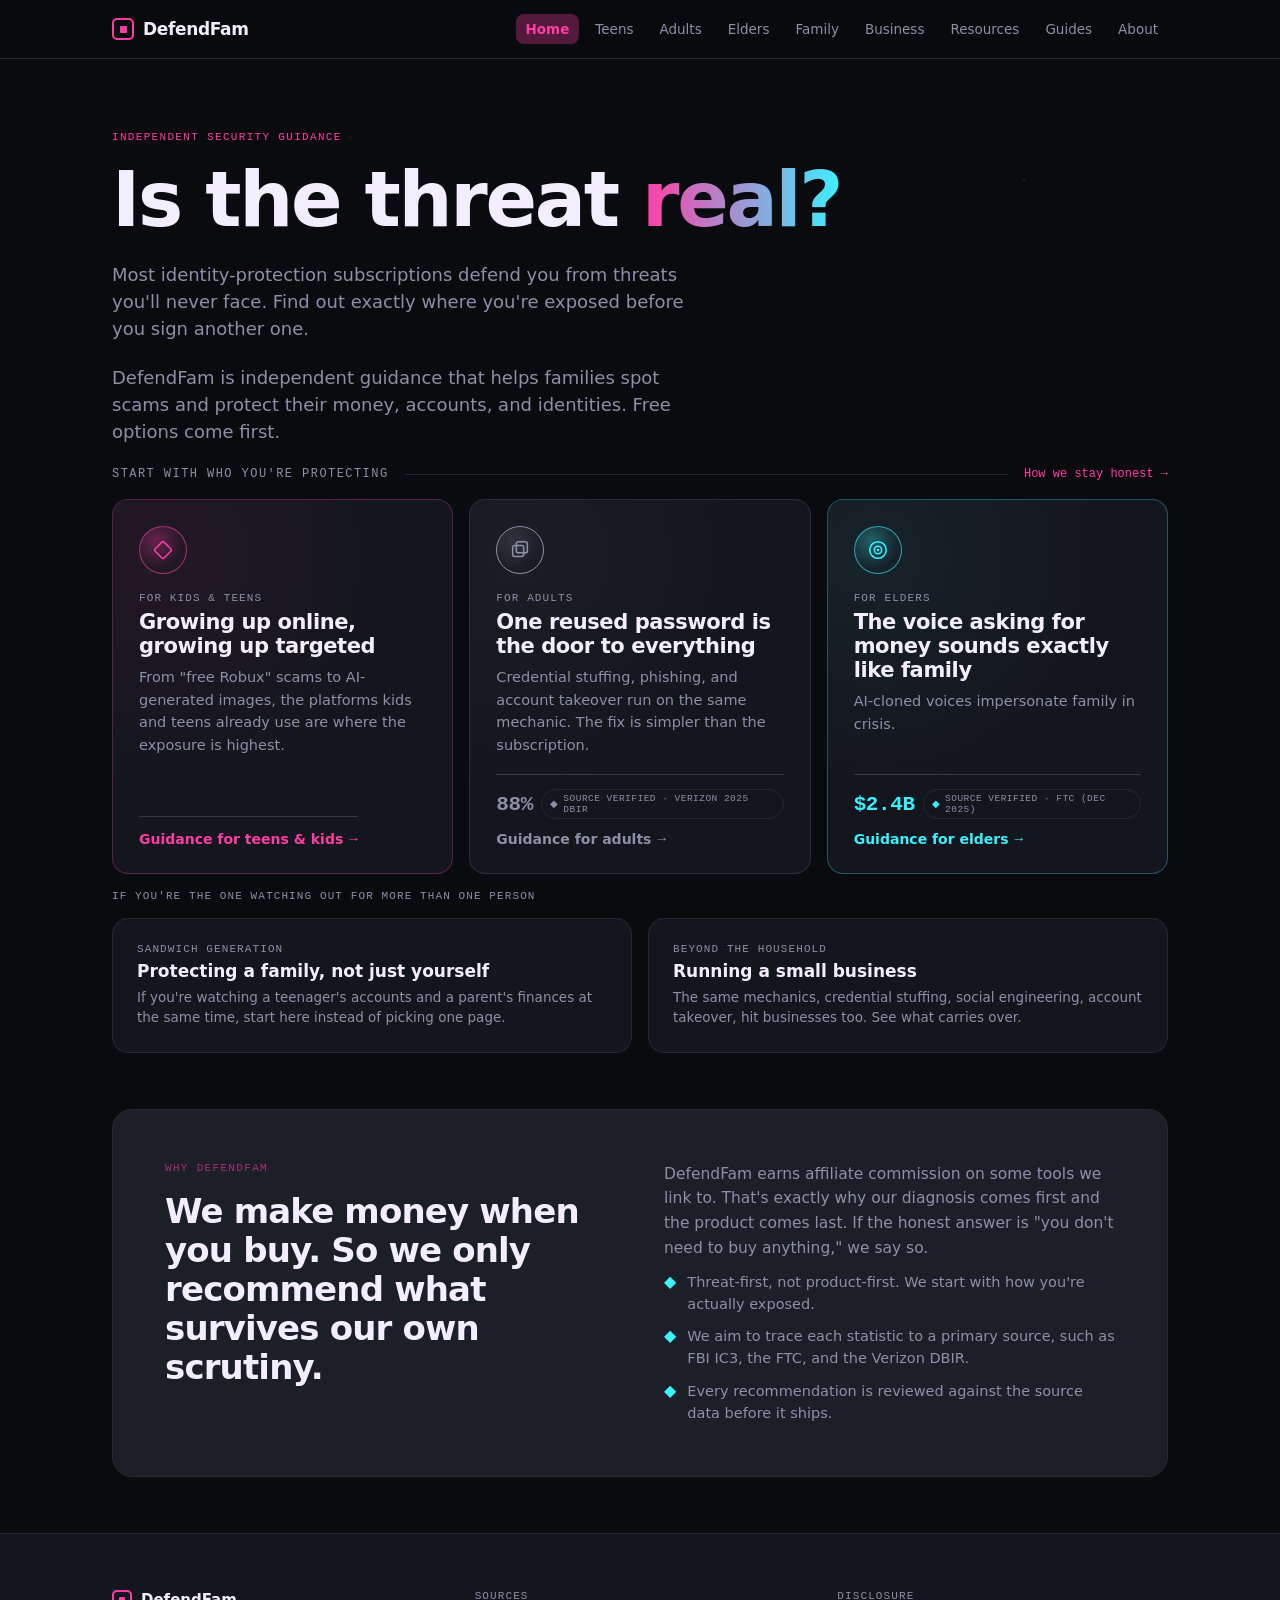
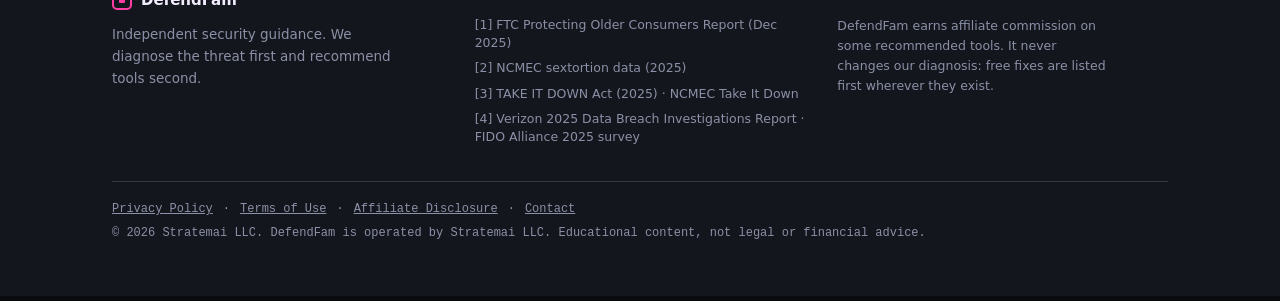
<file: index.html>
<!DOCTYPE html>
<html lang="en">
<head>
<!-- Google Tag Manager -->
<script>(function(w,d,s,l,i){w[l]=w[l]||[];w[l].push({'gtm.start':
new Date().getTime(),event:'gtm.js'});var f=d.getElementsByTagName(s)[0],
j=d.createElement(s),dl=l!='dataLayer'?'&l='+l:'';j.async=true;j.src=
'https://www.googletagmanager.com/gtm.js?id='+i+dl;f.parentNode.insertBefore(j,f);
})(window,document,'script','dataLayer','GTM-TTX3BP2R');</script>
<!-- End Google Tag Manager -->
<script type="text/javascript">(function(i,m,p,a,c,t){c.ire_o=p;c[p]=c[p]||function(){(c[p].a=c[p].a||[]).push(arguments)};t=a.createElement(m);var z=a.getElementsByTagName(m)[0];t.async=1;t.src=i;z.parentNode.insertBefore(t,z)})('https://utt.impactcdn.com/P-A7670768-5b33-4010-bc6d-f2f01fb472d11.js','script','impactStat',document,window);impactStat('transformLinks');impactStat('trackImpression');</script>
<meta charset="utf-8">
<meta name="viewport" content="width=device-width, initial-scale=1">
<title>DefendFam: independent cybersecurity guidance for families</title>
<meta name="description" content="Independent guidance that helps families spot scams and protect their money, accounts, and identities. Free options come first.">
<link rel="canonical" href="https://defendfam.com/">

<meta property="og:type" content="website">
<meta property="og:url" content="https://defendfam.com/">
<meta property="og:site_name" content="DefendFam">
<meta property="og:title" content="DefendFam: independent cybersecurity guidance for families">
<meta property="og:description" content="Independent guidance that helps families spot scams and protect their money, accounts, and identities. Free options come first.">
<meta property="og:image" content="https://defendfam.com/og-image.png">
<meta property="og:image:type" content="image/png">
<meta property="og:image:width" content="1200">
<meta property="og:image:height" content="630">
<meta property="og:image:alt" content="DefendFam: independent cybersecurity guidance for families">

<meta name="twitter:card" content="summary_large_image">
<meta name="twitter:title" content="DefendFam: independent cybersecurity guidance for families">
<meta name="twitter:description" content="Independent guidance that helps families spot scams and protect their money, accounts, and identities. Free options come first.">
<meta name="twitter:image" content="https://defendfam.com/og-image.png">
<meta name="twitter:image:alt" content="DefendFam: independent cybersecurity guidance for families">
<script type="application/ld+json">
{
  "@context": "https://schema.org",
  "@graph": [
    {
      "@type": "Organization",
      "@id": "https://defendfam.com/#organization",
      "name": "DefendFam",
      "alternateName": ["Defend Fam", "defendfam"],
      "url": "https://defendfam.com/",
      "logo": "https://defendfam.com/logo.png",
      "description": "DefendFam is an independent cybersecurity guidance site for families. It explains the scams and identity threats targeting households and lists free fixes before paid ones.",
      "email": "contact@defendfam.com",
      "areaServed": "US",
      "founder": [
        {"@id": "https://defendfam.com/about.html#brad-neelan"},
        {"@id": "https://defendfam.com/about.html#kent-kaufmann"}
      ],
      "parentOrganization": {"@type": "Organization", "legalName": "Stratemai LLC"}
    },
    {
      "@type": "WebSite",
      "@id": "https://defendfam.com/#website",
      "name": "DefendFam",
      "alternateName": "Defend Fam",
      "url": "https://defendfam.com/",
      "publisher": {"@id": "https://defendfam.com/#organization"}
    }
  ]
}
</script>
<style>
  /* ================= v2 tokens (exact values, defendfam-v2-tokens-combined.css) ================= */
  *{box-sizing:border-box}
  @import url('https://fonts.googleapis.com/css2?family=Inter:wght@400;500;600;700;800&family=IBM+Plex+Mono:wght@400;500;600;700&display=swap');
  :root{
    /* Space neutrals */
    --space-900:#0A0B0F;
    --space-800:#14161D;
    --space-700:#1C1F28;
    --space-border:#262A35;
    /* Accents (ceiling: pink + cyan + lime. No violet.) */
    --pink:#FF3EA5;
    --cyan:#3CF0FF;
    --lime:#C6FF3C;
    /* Text */
    --cream:#F3EEFF;
    --muted:#8B90A6;

    --surface-page:var(--space-900);
    --surface-card:var(--space-800);
    --surface-raised:var(--space-700);
    --surface-nav:rgba(10,11,15,0.85);
    --border-default:var(--space-border);
    --border-quiet:rgba(139,144,166,0.28);

    --text-body:var(--cream);
    --text-muted:var(--muted);
    --text-invert:var(--space-900);

    --accent-primary:var(--pink);
    --accent-secondary:var(--cyan);
    --action:var(--lime);

    --cat-teens:var(--pink);
    --cat-adults:var(--muted);
    --cat-elders:var(--cyan);

    --pink-30:rgba(255,62,165,0.30);
    --pink-60:rgba(255,62,165,0.60);
    --cyan-30:rgba(60,240,255,0.30);
    --cyan-60:rgba(60,240,255,0.60);
    --lime-35:rgba(198,255,60,0.35);

    --depth-pink:rgba(255,62,165,0.06);
    --depth-cyan:rgba(60,240,255,0.055);
    --depth-muted:rgba(139,144,166,0.06);
    --depth-lime:rgba(198,255,60,0.05);
    --muted-20:rgba(139,144,166,0.20);

    --gradient-home:linear-gradient(90deg,var(--pink),var(--cyan));
    --gradient-teens:linear-gradient(90deg,var(--pink),var(--cream));
    --gradient-adults:linear-gradient(90deg,var(--cream),var(--cream));
    --gradient-elders:linear-gradient(90deg,var(--cyan),var(--cream));
    --gradient-headline:var(--gradient-home);

    --radius-card:16px;
    --radius-panel:14px;
    --radius-telemetry:14px;
    --radius-btn:10px;
    --radius-pill:20px;
    --radius-round:50%;

    --border-hairline:1px solid var(--border-default);
    --border-category:2px;

    --glow-action:0 0 20px var(--lime-35);
    --glow-brand:0 0 14px rgba(255,62,165,0.50);
    --glow-dot:0 0 10px var(--lime);

    --transition-fast:.15s;
    --transition-props:border-color .15s, color .15s, background .15s;
    --blur-nav:blur(10px);

    --starfield:
      radial-gradient(1px 1px at 20% 30%, rgba(255,62,165,0.5), transparent),
      radial-gradient(1px 1px at 60% 70%, rgba(60,240,255,0.4), transparent),
      radial-gradient(1px 1px at 80% 20%, rgba(198,255,60,0.4), transparent),
      radial-gradient(1px 1px at 35% 85%, rgba(60,240,255,0.4), transparent),
      radial-gradient(1px 1px at 90% 55%, rgba(255,62,165,0.35), transparent),
      radial-gradient(1px 1px at 10% 65%, rgba(60,240,255,0.3), transparent);

    --visor-fill-pink:radial-gradient(circle at 35% 30%, var(--pink-30), transparent 65%);
    --visor-fill-cyan:radial-gradient(circle at 35% 30%, var(--cyan-30), transparent 65%);
    --visor-fill-muted:radial-gradient(circle at 35% 30%, var(--muted-20), transparent 65%);

    --sp-1:4px; --sp-2:6px; --sp-3:8px; --sp-4:10px; --sp-5:12px; --sp-6:14px;
    --sp-7:16px; --sp-8:18px; --sp-9:20px; --sp-10:22px; --sp-12:26px; --sp-14:32px;
    --sp-16:40px; --sp-20:56px; --sp-24:72px;
    --gap-grid:16px; --gap-grid-tight:14px; --gap-inline:12px;
    --container-max:1120px; --container-pad:32px; --nav-pad-y:14px; --card-pad:26px; --panel-pad:22px; --section-gap:64px;

    --font-body:'Inter',system-ui,-apple-system,sans-serif;
    --font-mono:'IBM Plex Mono',ui-monospace,monospace;
    --text-hero:60px;
    --text-display:clamp(40px,8.5vw,76px);
    --text-h2:clamp(28px,5vw,46px);
    --text-h3:21px;
    --text-h4:17px;
    --text-lede:18px;
    --text-body-lg:15px;
    --text-body-sz:14.5px;
    --text-body-sm:13.5px;
    --text-caption:13px;
    --text-label:11px;
    --text-label-sm:10.5px;
    --text-telemetry:26px;
    --text-stat:clamp(48px,9vw,84px);
    --text-stat-inline:21px;
    --weight-medium:500; --weight-semibold:600; --weight-bold:700; --weight-black:800;
    --leading-hero:1.03; --leading-tight:1.15; --leading-snug:1.3; --leading-body:1.55; --leading-loose:1.6;
    --tracking-hero:-0.03em; --tracking-tight:-0.02em; --tracking-snug:-0.01em; --tracking-label:0.12em; --tracking-label-tight:0.1em;

    /* ---- Back-compat aliases: old variable names used throughout the existing
       markup (inline styles + component classes) now resolve to v2 tokens.
       This is what lets every existing element repaint dark without touching
       each inline style="" individually. --accent/--accent-light/--label are
       re-scoped per category section further down, so this is the default
       (non-category) resolution. ---- */
    --accent: var(--pink);
    --accent-light: var(--pink-60);
    --cream-card: var(--surface-card);
    --border: var(--border-default);
    --border-2: var(--border-quiet);
    --dark: var(--surface-raised);
    --ink: var(--text-body);
    --ink-soft: var(--text-body);
    --ink-mute: var(--text-muted);
    --label: var(--text-muted);
  }
  /* Category scoping: inside each themed section, --accent/--accent-light/--label
     resolve to that section's category color, so every existing var(--accent)
     usage already in the markup (labels, step numbers, donut fill, bar fill,
     quick-answer border, badge dot, vkind text) repaints automatically. */
  section[data-section="teens"]{ --accent:var(--pink); --accent-light:var(--pink-60); --depth-tone:var(--depth-pink); }
  section[data-section="adults"]{ --accent:var(--muted); --accent-light:var(--muted); --depth-tone:var(--depth-muted); }
  section[data-section="elders"]{ --accent:var(--cyan); --accent-light:var(--cyan-60); --depth-tone:var(--depth-cyan); }

  ::selection { background: rgba(255,62,165,0.28); }
  body {
    margin: 0;
    font-family: var(--font-body);
    background-color: var(--space-900);
    background-image: var(--starfield);
    background-repeat: no-repeat;
    background-attachment: fixed;
    color: var(--text-body);
    min-height: 100vh;
    -webkit-font-smoothing: antialiased;
  }
  .mono { font-family: var(--font-mono); }
  a { color: var(--cyan); }
  a:hover { color: var(--pink); }
  nav {
    position: sticky; top: 0; z-index: 50;
    background: var(--surface-nav); backdrop-filter: var(--blur-nav);
    border-bottom: var(--border-hairline);
  }
  .nav-inner {
    max-width: var(--container-max); margin: 0 auto; padding: var(--nav-pad-y) clamp(16px,4vw,var(--container-pad));
    display: flex; align-items: center; justify-content: space-between; gap: 16px; flex-wrap: wrap;
  }
  .brand { display: flex; align-items: center; gap: 9px; cursor: pointer; text-decoration: none; color: inherit; }
  .brand-mark { width: 22px; height: 22px; border: 2px solid var(--pink); border-radius: 5px; display: flex; align-items: center; justify-content: center; transition: box-shadow .15s; }
  .brand:hover .brand-mark { box-shadow: var(--glow-brand); }
  .brand-mark span { width: 7px; height: 7px; background: var(--pink); border-radius: 1px; display: block; }
  .brand-name { font-weight: var(--weight-bold); font-size: 17px; letter-spacing: -0.02em; color: var(--text-body); }
  .nav-items { display: flex; align-items: center; gap: clamp(2px,1vw,6px); flex-wrap: wrap; }
  .nav-link {
    font-size: 13.5px; font-weight: var(--weight-medium); color: var(--text-muted); padding: 7px 10px; border-radius: 8px;
    cursor: pointer; text-decoration: none; white-space: nowrap; background: transparent;
    transition: var(--transition-props); border: none; font-family: inherit;
  }
  .nav-link:hover { color: var(--text-body); }
  .nav-link.active { font-weight: var(--weight-semibold); color: var(--pink); background: var(--pink-30); }
  main { max-width: var(--container-max); margin: 0 auto; padding: 0 clamp(16px,4vw,var(--container-pad)); position: relative; z-index: 1; }
  section[data-section] { display: none; }
  section[data-section].active { display: block; }
  .eyebrow { font-size: var(--text-label); letter-spacing: var(--tracking-label); text-transform: uppercase; color: var(--pink); margin-bottom: 18px; font-family: var(--font-mono); }
  h1 { font-size: var(--text-display); line-height: var(--leading-hero); font-weight: var(--weight-black); letter-spacing: var(--tracking-hero); margin: 0; max-width: 15ch; color: var(--text-body); }
  .gradient-text { background: var(--gradient-headline); -webkit-background-clip: text; background-clip: text; color: transparent; }
  .lede { font-size: var(--text-lede); line-height: 1.5; color: var(--text-muted); max-width: 52ch; margin: 22px 0 0; }
  .grid-3 { display: grid; grid-template-columns: repeat(auto-fit,minmax(260px,1fr)); gap: var(--gap-grid); }
  .grid-2 { display: grid; grid-template-columns: repeat(auto-fit,minmax(260px,1fr)); gap: var(--gap-grid); }
  .card {
    background: var(--surface-card); border: var(--border-hairline); border-radius: var(--radius-card); padding: var(--card-pad);
    cursor: pointer; transition: transform .15s, box-shadow .15s, border-color .15s; display: flex; flex-direction: column;
    text-align: left; font-family: inherit; color: inherit; position: relative; overflow: hidden;
  }
  .card::before { content:''; position:absolute; inset:0; background: radial-gradient(circle at 46px 56px, var(--depth-tone, var(--depth-muted)), transparent 55%); pointer-events:none; z-index:0; }
  .card > * { position: relative; z-index: 1; }
  .card:hover { transform: translateY(-3px); box-shadow: 0 16px 34px rgba(0,0,0,0.45); border-color: var(--border-quiet); }
  [data-goto="teens"].card { --depth-tone: var(--depth-pink); --accent: var(--pink); --accent-light: var(--pink-60); border-color: var(--pink-30); }
  [data-goto="adults"].card { --depth-tone: var(--depth-muted); --accent: var(--muted); --accent-light: var(--muted); border-color: var(--muted-20); }
  [data-goto="elders"].card { --depth-tone: var(--depth-cyan); --accent: var(--cyan); --accent-light: var(--cyan-60); border-color: var(--cyan-30); }
  .card-icon { width: 48px; height: 48px; border-radius: var(--radius-round); background: var(--visor-fill-muted); border: 1.5px solid var(--border-quiet); display: flex; align-items: center; justify-content: center; margin-bottom: 18px; }
  [data-goto="teens"] .card-icon { background: var(--visor-fill-pink); border-color: var(--pink-60); }
  [data-goto="teens"] .card-icon svg { stroke: var(--pink); }
  [data-goto="adults"] .card-icon { background: var(--visor-fill-muted); border-color: var(--muted); }
  [data-goto="adults"] .card-icon svg { stroke: var(--muted); }
  [data-goto="elders"] .card-icon { background: var(--visor-fill-cyan); border-color: var(--cyan-60); }
  [data-goto="elders"] .card-icon svg { stroke: var(--cyan); }
  [data-goto="elders"] .card-icon svg circle:last-child { fill: var(--cyan); }
  .risk-label { font-size: var(--text-label); letter-spacing: var(--tracking-label-tight); text-transform: uppercase; color: var(--text-muted); font-family: var(--font-mono); }
  .card h3 { font-size: var(--text-h3); font-weight: var(--weight-bold); letter-spacing: -0.02em; margin: 6px 0 8px; color: var(--text-body); }
  .card p { font-size: var(--text-body-sz); line-height: var(--leading-body); color: var(--text-muted); margin: 0 0 18px; }
  .card-foot { margin-top: auto; padding-top: 14px; border-top: 1px solid var(--border-quiet); display: flex; flex-direction: column; gap: 12px; }
  .stat-row { display: flex; align-items: center; justify-content: space-between; gap: 8px; }
  .stat-big { font-family: var(--font-mono); font-size: var(--text-stat-inline); color: var(--text-body); font-weight: var(--weight-semibold); letter-spacing: -0.02em; }
  [data-goto="teens"] .stat-big { color: var(--pink); }
  [data-goto="adults"] .stat-big { color: var(--muted); }
  [data-goto="elders"] .stat-big { color: var(--cyan); }
  .badge { display: inline-flex; align-items: center; gap: 5px; font-family: var(--font-mono); font-size: 9.5px; letter-spacing: 0.05em; text-transform: uppercase; color: var(--text-muted); border: 1px solid var(--border-default); border-radius: var(--radius-pill); padding: 3px 8px; }
  .badge .dot { color: var(--accent); }
  .cta-link { display: inline-flex; align-items: center; gap: 6px; font-weight: var(--weight-semibold); font-size: 14px; color: var(--accent); }
  .why-box { background: var(--surface-raised); border: var(--border-hairline); border-radius: 20px; padding: clamp(28px,4.5vw,52px); color: var(--text-body); margin: 40px 0 clamp(40px,5vw,56px); }
  .why-grid { display: grid; grid-template-columns: repeat(auto-fit,minmax(260px,1fr)); gap: clamp(24px,4vw,48px); align-items: start; }
  .why-box h2 { font-size: clamp(24px,3.6vw,34px); font-weight: var(--weight-bold); letter-spacing: -0.025em; line-height: 1.15; margin: 0; color: var(--text-body); }
  .why-list { display: flex; flex-direction: column; gap: 11px; }
  .why-item { display: flex; gap: 11px; align-items: flex-start; }
  .why-item .mark { color: var(--cyan); font-weight: var(--weight-bold); }
  .why-item span.txt { font-size: 14.5px; line-height: 1.5; color: var(--text-muted); }
  section .inner { padding: clamp(40px,6vw,72px) 0; }
  h2.brief-h { font-size: var(--text-h2); font-weight: var(--weight-black); letter-spacing: -0.03em; line-height: 1.05; margin: 0; max-width: 18ch; color: var(--text-body); }
  .stat-grid { display: grid; grid-template-columns: repeat(auto-fit,minmax(280px,1fr)); gap: 20px; margin-top: 36px; align-items: stretch; }
  .stat-block { background: var(--surface-raised); border: var(--border-hairline); border-radius: 18px; padding: clamp(26px,3.5vw,38px); color: var(--text-body); display: flex; flex-direction: column; justify-content: center; position: relative; overflow: hidden; }
  .stat-block::before { content:''; position:absolute; inset:0; background: radial-gradient(circle at 18% 22%, var(--depth-tone, var(--depth-muted)), transparent 60%); pointer-events:none; z-index:0; }
  .stat-block > * { position: relative; z-index: 1; }
  .stat-num { font-family: var(--font-mono); font-size: var(--text-stat); font-weight: var(--weight-bold); letter-spacing: -0.04em; line-height: 1; color: var(--accent); }
  .stat-desc { font-size: 15px; color: var(--text-muted); margin-top: 10px; max-width: 32ch; }
  .stat-source { display: inline-flex; align-items: center; gap: 7px; margin-top: 18px; font-family: var(--font-mono); font-size: 11px; letter-spacing: 0.05em; text-transform: uppercase; color: var(--accent-light); }
  .panel { background: var(--surface-card); border: var(--border-hairline); border-radius: 18px; padding: clamp(24px,3vw,32px); }
  .bars { display: flex; align-items: flex-end; gap: clamp(8px,2vw,18px); height: 150px; }
  .bar-col { flex: 1; display: flex; flex-direction: column; align-items: center; gap: 8px; height: 100%; justify-content: flex-end; }
  .bar { width: 100%; border-radius: 6px 6px 0 0; }
  .section-block { margin-top: 48px; }
  .block-label { font-family: var(--font-mono); font-size: var(--text-label); letter-spacing: var(--tracking-label-tight); text-transform: uppercase; color: var(--text-muted); margin-bottom: 16px; }
  .why-targeted-grid, .vector-grid { display: grid; grid-template-columns: repeat(auto-fit,minmax(240px,1fr)); gap: 14px; }
  .mini-card { background: var(--surface-card); border: var(--border-hairline); border-radius: 14px; padding: 22px; }
  .mini-card h4 { font-weight: var(--weight-bold); font-size: var(--text-h4); margin: 0 0 6px; color: var(--text-body); }
  .mini-card p { margin: 0; font-size: 14px; line-height: var(--leading-body); color: var(--text-muted); }
  .vector-card { background: var(--surface-raised); border: 1px solid var(--pink-30); border-radius: 14px; padding: 22px; color: var(--text-body); }
  .vector-card .vlabel { font-family: var(--font-mono); font-size: 11px; color: var(--pink); margin-bottom: 10px; }
  .vector-card h4 { font-weight: var(--weight-bold); font-size: var(--text-h4); margin: 0 0 6px; color: var(--text-body); }
  .vector-card p { margin: 0; font-size: 14px; line-height: var(--leading-body); color: var(--text-muted); }
  .guidance-label { font-family: var(--font-mono); font-size: var(--text-label); letter-spacing: var(--tracking-label-tight); text-transform: uppercase; color: var(--accent); margin-bottom: 6px; }
  h3.guidance-h { font-size: clamp(20px,3vw,26px); font-weight: var(--weight-bold); letter-spacing: -0.02em; margin: 0 0 20px; color: var(--text-body); }
  .step-grid { display: grid; grid-template-columns: repeat(auto-fit,minmax(250px,1fr)); gap: 16px; }
  .step-card { background: var(--surface-card); border: var(--border-hairline); border-radius: var(--radius-card); padding: 26px; display: flex; flex-direction: column; }
  .step-num { font-family: var(--font-mono); font-size: 13px; color: var(--accent); font-weight: var(--weight-semibold); margin-bottom: 14px; }
  .step-card h4 { font-weight: var(--weight-bold); font-size: var(--text-h4); margin: 0 0 8px; color: var(--text-body); }
  .step-card p { font-size: 14px; line-height: var(--leading-body); color: var(--text-muted); margin: 0 0 16px; }
  .step-cost { margin-top: auto; font-family: var(--font-mono); font-size: 11px; color: var(--text-muted); }
  .priority-row { background: var(--surface-card); border: var(--border-hairline); border-radius: 14px; padding: 22px 24px; display: flex; gap: 20px; align-items: center; flex-wrap: wrap; }
  .priority-num { font-family: var(--font-mono); font-size: 22px; font-weight: var(--weight-semibold); color: var(--accent); min-width: 36px; }
  .priority-row h4 { font-weight: var(--weight-bold); font-size: 16.5px; margin: 0 0 4px; color: var(--text-body); }
  .priority-row p { margin: 0; font-size: 14px; line-height: 1.5; color: var(--text-muted); }
  .priority-stack { display: flex; flex-direction: column; gap: 12px; }
  .cta-btn { display: inline-flex; align-items: center; gap: 9px; background: var(--action); color: var(--text-invert); padding: 15px 24px; border-radius: var(--radius-btn); font-weight: var(--weight-semibold); font-size: 15px; text-decoration: none; cursor: pointer; border: none; font-family: inherit; margin-top: 26px; transition: box-shadow .15s, filter .15s; }
  .cta-btn:hover { filter: brightness(0.94); box-shadow: var(--glow-action); }
  .cta-btn.ghost { background: transparent; border: var(--border-hairline); color: var(--text-body); }
  .cta-btn.ghost:hover { filter: none; box-shadow: none; border-color: var(--border-quiet); }
  .donut-wrap { display: flex; flex-direction: column; align-items: center; justify-content: center; text-align: center; gap: 16px; }
  .donut { width: 148px; height: 148px; border-radius: 50%; display: flex; align-items: center; justify-content: center; }
  .donut-inner { width: 104px; height: 104px; border-radius: 50%; background: var(--surface-card); display: flex; flex-direction: column; align-items: center; justify-content: center; }
  .donut-inner .num { font-family: var(--font-mono); font-size: 32px; font-weight: var(--weight-bold); letter-spacing: -0.03em; color: var(--accent); }
  .two-col { display: grid; grid-template-columns: repeat(auto-fit,minmax(280px,1fr)); gap: 16px; margin-top: 36px; }
  .article-grid { display: grid; grid-template-columns: repeat(auto-fit,minmax(290px,1fr)); gap: 18px; margin-top: 40px; }
  article { background: var(--surface-card); border: var(--border-hairline); border-radius: 18px; overflow: hidden; display: flex; flex-direction: column; transition: transform .15s, box-shadow .15s; }
  article:hover { transform: translateY(-3px); box-shadow: 0 16px 34px rgba(0,0,0,0.4); }
  .art-fig { height: 150px; background: repeating-linear-gradient(135deg,var(--surface-raised),var(--surface-raised) 10px,var(--space-border) 10px,var(--space-border) 20px); display: flex; align-items: flex-end; padding: 16px; }
  .art-fig span { font-family: var(--font-mono); font-size: 11px; color: var(--text-muted); background: var(--surface-card); padding: 4px 9px; border-radius: 5px; }
  .art-body { padding: 24px; display: flex; flex-direction: column; flex: 1; }
  .art-cat { font-family: var(--font-mono); font-size: 11px; color: var(--text-muted); margin-bottom: 12px; }
  article h3 { font-size: 18.5px; font-weight: var(--weight-bold); letter-spacing: -0.015em; line-height: 1.3; margin: 0 0 10px; color: var(--text-body); }
  article p { font-size: 14px; line-height: var(--leading-body); color: var(--text-muted); margin: 0; flex: 1; }
  footer { border-top: var(--border-hairline); background: var(--surface-card); margin-top: 24px; position: relative; z-index: 1; }
  .footer-inner { max-width: var(--container-max); margin: 0 auto; padding: clamp(36px,5vw,56px) clamp(16px,4vw,32px); }
  .footer-grid { display: grid; grid-template-columns: repeat(auto-fit,minmax(220px,1fr)); gap: 32px; }
  .footer-label { font-family: var(--font-mono); font-size: 11px; letter-spacing: 0.1em; text-transform: uppercase; color: var(--text-muted); margin-bottom: 14px; }
  .footer-brand p { font-size: 13.5px; line-height: 1.6; color: var(--text-muted); margin: 0; max-width: 34ch; }
  .footer-sources { display: flex; flex-direction: column; gap: 8px; font-size: 12.5px; color: var(--text-muted); line-height: 1.4; }
  .footer-disclosure p { font-size: 12.5px; line-height: 1.6; color: var(--text-muted); margin: 0; max-width: 34ch; }
  .copyright { margin-top: 36px; padding-top: 20px; border-top: 1px solid var(--border-quiet); font-size: 12px; color: var(--text-muted); font-family: var(--font-mono); }
  .quick-answer { background: var(--surface-card); border: var(--border-hairline); border-left: 3px solid var(--accent); border-radius: 12px; padding: 22px 26px; margin: 28px 0 40px; }
  .quick-answer .qa-label { font-family: var(--font-mono); font-size: 11px; letter-spacing: 0.1em; text-transform: uppercase; color: var(--accent); margin-bottom: 8px; }
  .quick-answer p { margin: 0; font-size: 15px; line-height: 1.6; color: var(--text-body); }
  .fork-box { display: grid; grid-template-columns: repeat(auto-fit,minmax(240px,1fr)); gap: 16px; margin: 32px 0 clamp(40px,5vw,56px); }
  .fork-card { background: var(--surface-card); border: var(--border-hairline); border-radius: var(--radius-card); padding: 24px; text-align: left; cursor: pointer; font-family: inherit; transition: var(--transition-props); }
  .fork-card:hover { border-color: var(--cyan-30); }
  .fork-card .flabel { font-family: var(--font-mono); font-size: 11px; letter-spacing: 0.1em; text-transform: uppercase; color: var(--text-muted); margin-bottom: 6px; }
  .fork-card h4 { font-weight: var(--weight-bold); font-size: var(--text-h4); margin: 0 0 6px; color: var(--text-body); }
  .fork-card p { margin: 0; font-size: 13.5px; line-height: 1.5; color: var(--text-muted); }
  .support-grid { display: grid; grid-template-columns: repeat(auto-fit,minmax(260px,1fr)); gap: 14px; }
  .vendor-card { background: var(--surface-card); border: var(--border-hairline); border-radius: 14px; padding: 22px; }
  .vendor-card .vkind { font-family: var(--font-mono); font-size: 10px; letter-spacing: 0.08em; text-transform: uppercase; color: var(--accent); margin-bottom: 8px; }
  .vendor-card h4 { font-weight: var(--weight-bold); font-size: 16px; margin: 0 0 6px; color: var(--text-body); }
  .vendor-card p { margin: 0; font-size: 13.5px; line-height: var(--leading-body); color: var(--text-muted); }
  .about-lede { font-size: clamp(17px,2.4vw,22px); line-height: 1.5; color: var(--text-body); max-width: 58ch; margin: 22px 0 40px; font-weight: var(--weight-medium); }
  .note-box { background: var(--surface-card); border: var(--border-hairline); border-left: 3px solid var(--accent-light); border-radius: 14px; padding: 22px 24px; font-size: 14.5px; line-height: 1.6; color: var(--text-body); }
  .support-head { font-weight: var(--weight-bold); font-size: 16px; letter-spacing: -0.01em; color: var(--text-body); margin: 0 0 6px; }
  .support-sub { font-size: 13.5px; line-height: 1.5; color: var(--text-muted); margin: 0 0 14px; max-width: 60ch; }
  .affiliate-tag { font-family: var(--font-mono); font-size: 10.5px; color: var(--text-muted); margin-top: 10px; }
  .affiliate-tag a { color: var(--text-muted); text-decoration: underline; }
  .footer-legal { display: flex; flex-wrap: wrap; gap: 6px 10px; margin-bottom: 10px; }
  .footer-legal a { color: var(--text-muted); text-decoration: underline; }
  .footer-legal a:hover { color: var(--pink); }
  .legal-meta { font-family: var(--font-mono); font-size: 12px; color: var(--text-muted); margin: 14px 0 32px; }
  .legal-list { margin: 0; padding-left: 20px; font-size: 14.5px; line-height: 1.65; color: var(--text-muted); max-width: 70ch; }
  .legal-list li { margin-bottom: 8px; }
  .legal-p { font-size: 14.5px; line-height: 1.65; color: var(--text-muted); max-width: 70ch; margin: 0 0 16px; }
</style>
</head>
<body>
<!-- Google Tag Manager (noscript) -->
<noscript><iframe src="https://www.googletagmanager.com/ns.html?id=GTM-TTX3BP2R"
height="0" width="0" style="display:none;visibility:hidden"></iframe></noscript>
<!-- End Google Tag Manager (noscript) -->

<nav>
  <div class="nav-inner">
    <div class="brand" data-goto="home">
      <div class="brand-mark"><span></span></div>
      <span class="brand-name">DefendFam</span>
    </div>
    <div class="nav-items">
      <button class="nav-link" data-goto="home">Home</button>
      <button class="nav-link" data-goto="teens">Teens</button>
      <button class="nav-link" data-goto="adults">Adults</button>
      <button class="nav-link" data-goto="elders">Elders</button>
      <button class="nav-link" data-goto="family">Family</button>
      <button class="nav-link" data-goto="business">Business</button>
      <button class="nav-link" data-goto="resources">Resources</button>
      <a class="nav-link" href="/articles/">Guides</a>
      <a class="nav-link" href="/about.html">About</a>
    </div>
  </div>
</nav>
 
<main>
 
  <!-- HOME -->
  <section data-section="home" class="active">
    <div class="inner" style="padding-bottom:22px;">
      <div class="eyebrow mono">Independent security guidance</div>
      <h1>Is the threat <span class="gradient-text">real?</span></h1>
      <p class="lede">Most identity-protection subscriptions defend you from threats you'll never face. Find out exactly where you're exposed before you sign another one.</p>
      <p class="lede">DefendFam is independent guidance that helps families spot scams and protect their money, accounts, and identities. Free options come first.</p>
    </div>
 
    <div style="display:flex;align-items:center;gap:16px;margin-bottom:18px;flex-wrap:wrap;">
      <span class="mono" style="font-size:12px;letter-spacing:0.12em;text-transform:uppercase;color:var(--label);white-space:nowrap;">Start with who you're protecting</span>
      <span style="flex:1;min-width:40px;height:1px;background:var(--border);"></span>
      <a href="#why" class="mono" style="font-size:12px;color:var(--accent);text-decoration:none;white-space:nowrap;">How we stay honest →</a>
    </div>
 
    <div class="grid-3" style="padding-bottom:16px;">
      <button class="card" data-goto="teens">
        <div class="card-icon"><svg width="22" height="22" viewBox="0 0 24 24" fill="none" stroke="var(--accent)" stroke-width="1.7"><rect x="5" y="5" width="14" height="14" rx="2" transform="rotate(45 12 12)"/></svg></div>
        <div class="risk-label mono">For kids &amp; teens</div>
        <h3>Growing up online, growing up targeted</h3>
        <p>From "free Robux" scams to AI-generated images, the platforms kids and teens already use are where the exposure is highest.</p>
        <div class="card-foot">
          <span class="cta-link">Guidance for teens &amp; kids <span class="mono">→</span></span>
        </div>
      </button>
      <button class="card" data-goto="adults">
        <div class="card-icon"><svg width="22" height="22" viewBox="0 0 24 24" fill="none" stroke="var(--accent)" stroke-width="1.7"><rect x="4" y="7" width="12" height="12" rx="2"/><rect x="8" y="3" width="12" height="12" rx="2"/></svg></div>
        <div class="risk-label mono">For adults</div>
        <h3>One reused password is the door to everything</h3>
        <p>Credential stuffing, phishing, and account takeover run on the same mechanic. The fix is simpler than the subscription.</p>
        <div class="card-foot">
          <div class="stat-row"><span class="stat-big mono">88%</span><span class="badge mono"><span class="dot">◆</span> Source verified · Verizon 2025 DBIR</span></div>
          <span class="cta-link">Guidance for adults <span class="mono">→</span></span>
        </div>
      </button>
      <button class="card" data-goto="elders">
        <div class="card-icon"><svg width="22" height="22" viewBox="0 0 24 24" fill="none" stroke="var(--accent)" stroke-width="1.7"><circle cx="12" cy="12" r="9"/><circle cx="12" cy="12" r="4"/><circle cx="12" cy="12" r="0.6" fill="var(--accent)"/></svg></div>
        <div class="risk-label mono">For elders</div>
        <h3>The voice asking for money sounds exactly like family</h3>
        <p>AI-cloned voices impersonate family in crisis.</p>
        <div class="card-foot">
          <div class="stat-row"><span class="stat-big mono">$2.4B</span><span class="badge mono"><span class="dot">◆</span> Source verified · FTC (Dec 2025)</span></div>
          <span class="cta-link">Guidance for elders <span class="mono">→</span></span>
        </div>
      </button>
    </div>
 
    <div class="section-block" style="margin-top:0;">
      <div class="block-label mono">If you're the one watching out for more than one person</div>
      <div class="fork-box" style="margin-top:0;">
        <button class="fork-card" data-goto="family">
          <div class="flabel mono">Sandwich generation</div>
          <h4>Protecting a family, not just yourself</h4>
          <p>If you're watching a teenager's accounts and a parent's finances at the same time, start here instead of picking one page.</p>
        </button>
        <button class="fork-card" data-goto="business">
          <div class="flabel mono">Beyond the household</div>
          <h4>Running a small business</h4>
          <p>The same mechanics, credential stuffing, social engineering, account takeover, hit businesses too. See what carries over.</p>
        </button>
      </div>
    </div>
 
    <div id="why" class="why-box">
      <div class="why-grid">
        <div>
          <div class="eyebrow mono" style="color:var(--accent-light);">Why DefendFam</div>
          <h2>We make money when you buy. So we only recommend what survives our own scrutiny.</h2>
        </div>
        <div class="why-list">
          <p style="font-size:15.5px;line-height:1.6;color:var(--text-muted);margin:0;">DefendFam earns affiliate commission on some tools we link to. That's exactly why our diagnosis comes first and the product comes last. If the honest answer is "you don't need to buy anything," we say so.</p>
          <div class="why-list">
            <div class="why-item"><span class="mark">◆</span><span class="txt">Threat-first, not product-first. We start with how you're actually exposed.</span></div>
            <div class="why-item"><span class="mark">◆</span><span class="txt">We aim to trace each statistic to a primary source, such as FBI IC3, the FTC, and the Verizon DBIR.</span></div>
            <div class="why-item"><span class="mark">◆</span><span class="txt">Every recommendation is reviewed against the source data before it ships.</span></div>
          </div>
        </div>
      </div>
    </div>
  </section>
 
  <!-- TEENS (incl. kids) -->
  <section data-section="teens">
    <div class="inner">
      <div class="eyebrow mono">For kids &amp; teens</div>
      <h2 class="brief-h">A clean credit file is the most valuable thing a kid owns. It isn't the only thing being targeted.</h2>
 
      <div class="quick-answer">
        <div class="qa-label mono">Quick answer</div>
        <p>What are kids and teens actually targeted for? Four distinct things: synthetic identity fraud on an unmonitored credit file, everyday scams inside the apps and games they already use, financial sextortion, and AI-generated fake explicit images. Each needs a different response, covered below.</p>
      </div>
 
      <div class="note-box" style="margin-bottom:8px;">A lot of the reporting behind these numbers is written about teenagers specifically, but the platforms involved, Roblox, Discord, Instagram, are used by much younger kids too. The same freeze-the-file, use-a-password-manager, talk-before-it-happens guidance applies earlier than most parents assume.</div>
 
      <div class="stat-grid">
        <div class="panel" style="display:flex;flex-direction:column;justify-content:center;gap:16px;">
          <div style="font-size:13px;font-weight:600;color:var(--ink-mute);">Why the file is unguarded</div>
          <div style="display:flex;flex-direction:column;gap:14px;">
            <div>
              <div style="display:flex;justify-content:space-between;font-size:13px;margin-bottom:6px;"><span style="color:var(--ink);">Fraud unnoticed until first loan/job</span><span class="mono" style="color:var(--ink);font-weight:600;">years</span></div>
            </div>
          </div>
        </div>
      </div>
 
      <div class="section-block">
        <div class="block-label mono">Four threat vectors</div>
        <div class="vector-grid">
          <div class="vector-card"><div class="vlabel mono">VECTOR 01</div><h4>Social-media impersonation</h4><p>Cloned profiles harvest trust from friends, then run scams in the victim's name.</p></div>
          <div class="vector-card"><div class="vlabel mono">VECTOR 02</div><h4>Credential reuse</h4><p>One leaked game-forum password unlocks email, banking and everything chained to it.</p></div>
          <div class="vector-card"><div class="vlabel mono">VECTOR 03</div><h4>Data-broker sales</h4><p>Names, ages and addresses are packaged and sold legally, assembling a profile to exploit.</p></div>
          <div class="vector-card"><div class="vlabel mono">VECTOR 04</div><h4>Synthetic identity</h4><p>A real SSN fused with a fake name builds credit for years before anyone notices.</p></div>
        </div>
      </div>
 
      <div class="section-block">
        <div class="guidance-label mono">The guidance</div>
        <h3 class="guidance-h">Three moves, in order of impact</h3>
        <div class="step-grid">
          <div class="step-card"><div class="step-num mono">01</div><h4>Freeze the credit file</h4><p>Free at all three bureaus. A frozen file can't be used to open accounts (the single highest-impact move), and it works the moment a child has an SSN, not just at 18.</p><span class="step-cost mono">COST: $0</span></div>
          <div class="step-card"><div class="step-num mono">02</div><h4>Password manager + unique logins</h4><p>Breaks credential reuse so one leak stays contained to one account.</p><span class="step-cost mono">COST: LOW / FREE TIER</span></div>
          <div class="step-card"><div class="step-num mono">03</div><h4>Data-broker removal</h4><p>Shrinks the public profile fraudsters build from. Doable manually, or via a removal service.</p><span class="step-cost mono">COST: TIME OR PAID TOOL</span></div>
        </div>
      </div>
 
      <div class="section-block">
        <div class="block-label mono">The everyday scams kids and teens actually run into</div>
        <p style="font-size:14.5px;line-height:1.6;color:var(--ink-mute);max-width:64ch;margin-bottom:16px;">This is where parent credibility gets built or lost. A warning about identity theft can feel abstract to a kid who's never seen it happen. A warning about the exact Robux scam a friend fell for last week lands immediately, at almost any age.</p>
        <div class="why-targeted-grid">
          <div class="mini-card"><h4>"Free Robux" apps</h4><p>Spin-wheel apps keep players one step from a payout that never comes.</p></div>
          <div class="mini-card"><h4>Discord escalation</h4><p>Roblox chat is filtered; Discord isn't. Predatory adults move conversations there, building rapport over days before asking for credentials or money.</p></div>
          <div class="mini-card"><h4>Fake Instagram brand deals</h4><p>A DM collaboration offer that leads to a phishing link or a "contract" asking for payment or login credentials before anything official happens.</p></div>
        </div>
      </div>
 
      <div class="section-block">
        <div class="block-label mono">Financial sextortion</div>
        <p style="font-size:14.5px;line-height:1.6;color:var(--ink-mute);max-width:64ch;">NCMEC received more than 50,000 reports of financially motivated sextortion in 2025, an average of 137 a day, up from 36,000 the year before. The pattern: a stranger poses as a peer, moves the conversation to a private app, then extorts payment after getting an image. The FBI says most victims are boys between 14 and 17. The most important thing to say in advance: paying does not make it stop, and if it's already happened, the teen is not in trouble and not to blame.</p>
      </div>
 
      <div class="section-block">
        <div class="block-label mono">AI-generated images: the "nudify" problem</div>
        <p style="font-size:14.5px;line-height:1.6;color:var(--ink-mute);max-width:64ch;">No real image is required: "nudify" apps generate a fake explicit image from an ordinary, already-public photo. The federal TAKE IT DOWN Act (May 2025) requires covered platforms to remove a valid report within 48 hours. NCMEC's free Take It Down service (takeitdown.ncmec.org) fingerprints the image so platforms can detect and remove it without it ever being uploaded anywhere. The same response whether the image is real or AI-generated.</p>
      </div>
 
      <div class="section-block">
        <div class="guidance-label mono">Looking for immediate support?</div>
        <h3 class="guidance-h">This one spreads across more ground than a single checklist.</h3>
        <div class="support-head" style="margin-top:0;">Start here. There's a real chance you're already done.</div>
        <p class="support-sub">A credit freeze does the actual job, free, at all three bureaus. Check this before you pay for anything below.</p>
        <div class="support-grid" style="margin-bottom:28px;">
          <div class="vendor-card"><div class="vkind mono">Free · highest impact</div><h4>Credit freeze</h4><p>Free at all three bureaus, takes minutes, and closes the identity-theft exploit outright.</p></div>
          <div class="vendor-card"><div class="vkind mono">Free · built for this</div><h4>NCMEC Take It Down</h4><p>takeitdown.ncmec.org: the right anchor for anything image-related, sextortion or AI-generated.</p></div>
          <div class="vendor-card"><div class="vkind mono">Free · often faster</div><h4>The school</h4><p>If classmates or a shared platform are involved, the school can often act faster than any app or hotline.</p></div>
        </div>
        <div class="support-head">Seems like more than that?</div>
        <p class="support-sub">They charge. But it's peace of mind.</p>
        <div class="support-grid">
          <div class="vendor-card"><div class="vkind mono">Identity + gaming safety</div><h4>Aura</h4><p>Standard identity monitoring plus parental controls covering ~200 games and platforms including Discord, built to catch grooming and harassment.</p><p class="affiliate-tag"><a href="affiliate-disclosure.html">Affiliate link.</a> We may earn a commission.</p></div>
          <div class="vendor-card"><div class="vkind mono">Behavioral monitoring</div><h4>Bark</h4><p>Monitors texts, social media, and gaming chat for predatory contact, bullying, and self-harm risk signals: alerts sent directly to a parent.</p><p class="affiliate-tag"><a href="affiliate-disclosure.html">Affiliate link.</a> We may earn a commission.</p></div>
          <div class="vendor-card"><div class="vkind mono">Credit + identity</div><h4>Norton/LifeLock</h4><p>Same brand recognition and insurance coverage as elder-focused plans, with family plans covering a still-blank credit file.</p><p class="affiliate-tag"><a href="affiliate-disclosure.html">Affiliate link.</a> We may earn a commission.</p></div>
        </div>
      </div>
    </div>
  </section>
 
  <!-- ADULTS (formerly Finance) -->
  <section data-section="adults">
    <div class="inner">
      <div class="eyebrow mono">For adults</div>
      <h2 class="brief-h">One reused password is the door to every account you own.</h2>
 
      <div class="quick-answer">
        <div class="qa-label mono">Quick answer</div>
        <p>Is a password manager still enough in 2026? Mostly, but it's no longer the strongest option. A unique password per site stops the most common attack outright. The stronger fix, where offered, is a passkey, which removes the reusable password entirely rather than just managing it better.</p>
      </div>
 
      <div class="stat-grid">
        <div class="stat-block">
          <div class="stat-num">22%</div>
          <div class="stat-desc">Of all confirmed 2025 breaches started with stolen or reused credentials (88% of attacks on basic web applications specifically, per Verizon's 2025 DBIR). Separately, 36% of people say one of their own accounts has already been compromised this way (FIDO Alliance, 2025).</div>
          <div class="stat-source mono"><span>◆</span> Source verified · Verizon 2025 DBIR <span style="color:var(--text-muted);">[4]</span></div>
        </div>
        <div class="panel donut-wrap">
          <div class="donut" style="background:conic-gradient(var(--accent) 0% 88%, var(--border-2) 88% 100%);">
            <div class="donut-inner"><div class="num">88%</div></div>
          </div>
          <div style="font-size:13.5px;color:var(--ink-mute);line-height:1.5;max-width:30ch;">of attacks on basic web applications involve stolen or reused credentials. <span class="mono" style="font-size:11px;color:var(--label);">· Verizon 2025 DBIR [4]</span></div>
        </div>
      </div>
 
      <div class="two-col">
        <div class="mini-card" style="padding:28px;border-radius:16px;">
          <div class="block-label mono" style="margin-bottom:12px;">The core mechanic</div>
          <h4 style="font-weight:700;font-size:18px;margin-bottom:10px;">Credential stuffing</h4>
          <p>A breach leaks your email + password from one site. Bots replay that pair against thousands of banks and retailers automatically. Reuse the password anywhere and the attack succeeds. No "hacking" required.</p>
        </div>
        <div class="mini-card" style="padding:28px;border-radius:16px;">
          <div class="mono" style="font-size:11px;letter-spacing:0.1em;text-transform:uppercase;color:var(--accent);margin-bottom:12px;">Emerging · Deepfake video</div>
          <h4 style="font-weight:700;font-size:18px;margin-bottom:10px;">Liveness checks under attack</h4>
          <p>Banks increasingly verify big transfers with video selfies. Synthetic-video tooling now defeats some liveness checks, turning "see my face" into a forgeable credential. MFA that isn't tied to a device is the weak point.</p>
        </div>
      </div>
 
      <div class="section-block">
        <div class="block-label mono">The stronger option: passkeys</div>
        <div class="mini-card" style="padding:24px;">
          <p style="margin:0;">A passkey does away with the shared secret entirely rather than protecting it better. Nothing stored that a breach can leak, nothing to type that a fake login page can capture. It resists both credential stuffing and phishing in a way password-plus-MFA setups aren't quite. Support is still uneven across sites, so a password manager remains the right fallback everywhere passkeys aren't offered yet.</p>
        </div>
      </div>
 
      <div class="section-block">
        <div class="guidance-label mono">The guidance</div>
        <h3 class="guidance-h">Three priorities, do them in this order</h3>
        <div class="priority-stack">
          <div class="priority-row"><div class="priority-num mono">P1</div><div><h4>Password manager or passkey</h4><p>Closes the door credential stuffing walks through. Everything else is secondary to this.</p></div></div>
          <div class="priority-row"><div class="priority-num mono">P2</div><div><h4>Device-bound MFA</h4><p>For accounts that don't yet support passkeys. An authenticator app or hardware key resists deepfake and SIM-swap attacks.</p></div></div>
          <div class="priority-row"><div class="priority-num mono">P3</div><div><h4>Breach monitoring</h4><p>The safety net that catches a leaked credential before bots get there, not the wall itself.</p></div></div>
        </div>
      </div>
 
      <div class="section-block">
        <div class="guidance-label mono">Looking for immediate support?</div>
        <h3 class="guidance-h">This one's about prevention more than recovery.</h3>
        <div class="support-head" style="margin-top:0;">Start here. There's a real chance you're already done.</div>
        <p class="support-sub">A password manager does the actual job, free, with Bitwarden. Check this before you pay for anything below.</p>
        <div class="support-grid" style="margin-bottom:28px;">
          <div class="vendor-card"><div class="vkind mono">Free · full featured</div><h4>Bitwarden</h4><p>Core password manager, including passkey storage and sync, is genuinely free, not a limited trial.</p></div>
          <div class="vendor-card"><div class="vkind mono">Free · industry standard</div><h4>Have I Been Pwned</h4><p>Check an email address against known breach data in seconds, the standard first move.</p></div>
          <div class="vendor-card"><div class="vkind mono">Free · already available</div><h4>Bank alerts</h4><p>Most banks offer free login and transaction alerts that go unused simply because they were never turned on.</p></div>
          <div class="vendor-card"><div class="vkind mono">Free · at all 3 bureaus</div><h4>Credit fraud alerts</h4><p>Lighter than a full freeze: adds a verification step before new credit can be opened in your name.</p></div>
        </div>
        <div class="support-head">Seems like more than that?</div>
        <p class="support-sub">They charge. But it's peace of mind.</p>
        <div class="support-grid">
          <div class="vendor-card"><div class="vkind mono">Paid step-up</div><h4>1Password</h4><p>Shared vaults, built-in breach monitoring that flags a saved login the moment it leaks, mature passkey support.</p><p class="affiliate-tag"><a href="affiliate-disclosure.html">Affiliate link.</a> We may earn a commission.</p></div>
          <div class="vendor-card"><div class="vkind mono">The ceiling</div><h4>YubiKey</h4><p>A physical key that makes phishing and credential stuffing structurally impossible. Worth it for email and banking.</p><p class="affiliate-tag"><a href="affiliate-disclosure.html">Affiliate link.</a> We may earn a commission.</p></div>
          <div class="vendor-card"><div class="vkind mono">Credit + identity</div><h4>Norton/LifeLock</h4><p>Credit and identity monitoring with insurance backing, if you want a watched safety net behind the password manager and MFA above.</p><p class="affiliate-tag"><a href="affiliate-disclosure.html">Affiliate link.</a> We may earn a commission.</p></div>
        </div>
      </div>
    </div>
  </section>
 
  <!-- ELDERS -->
  <section data-section="elders">
    <div class="inner">
      <div class="eyebrow mono">For elders</div>
      <h2 class="brief-h">The voice asking for money sounds exactly like family.</h2>
 
      <div class="quick-answer">
        <div class="qa-label mono">Quick answer</div>
        <p>Is a family safe word enough to stop an AI voice-cloning scam? Not by itself. It stops a scammer who doesn't know the word, but a determined one can talk around it or fake enough distress to avoid answering, which is why calling back on a number you already had saved matters just as much. Full breakdown below.</p>
      </div>
 
      <div class="stat-grid">
        <div class="stat-block">
          <div class="stat-num">$2.4B</div>
          <div class="stat-desc">Total fraud losses reported by adults 60+ in 2024, per the FTC's December 2025 report (roughly four times the $600M reported in 2020). The FTC's own estimate of the true cost, accounting for underreporting, runs as high as $81.5B.</div>
          <div class="stat-source mono"><span>◆</span> Source verified · FTC (Dec 2025) <span style="color:var(--text-muted);">[1]</span></div>
        </div>
        <div class="panel">
          <div style="font-size:13px;font-weight:600;color:var(--ink-mute);margin-bottom:4px;">Imposter-scam losses, indexed</div>
          <div class="mono" style="font-size:11px;color:var(--text-muted);margin-bottom:22px;">2021 → 2025</div>
        </div>
      </div>
 
      <div class="section-block">
        <div class="block-label mono">Why elders are targeted</div>
        <div class="why-targeted-grid">
          <div class="mini-card"><h4>Trust in the voice</h4><p>A familiar voice short-circuits skepticism.</p></div>
          <div class="mini-card"><h4>Manufactured urgency</h4><p>"I'm in jail / in an accident, don't tell anyone." Panic is the exploit, not technology.</p></div>
          <div class="mini-card"><h4>Untraceable payment</h4><p>Gift cards, wire transfers and crypto are requested precisely because they can't be reversed.</p></div>
          <div class="mini-card"><h4>Isolation by design</h4><p>"Keep this between us" prevents the one thing that stops the scam: a second opinion.</p></div>
        </div>
      </div>
 
      <div class="section-block">
        <div class="guidance-label mono">The guidance</div>
        <h3 class="guidance-h">Three moves, in order of impact</h3>
        <div class="step-grid">
          <div class="step-card"><div class="step-num mono">01</div><h4>Set a family safe-word</h4><p>Not absolute on its own: a determined scammer can talk around it. Pair it with rule two below.</p><span class="step-cost mono">COST: $0</span></div>
          <div class="step-card"><div class="step-num mono">02</div><h4>Call back on a saved number</h4><p>Never the number that called you, that can be spoofed too. Use one you already had.</p><span class="step-cost mono">COST: $0</span></div>
          <div class="step-card"><div class="step-num mono">03</div><h4>Identity monitoring</h4><p>Catches the downstream damage (new accounts, address changes) when a scam does land.</p><span class="step-cost mono">COST: PAID TOOL</span></div>
        </div>
      </div>
 
      <div class="section-block">
        <div class="guidance-label mono">Looking for immediate support?</div>
        <h3 class="guidance-h">Some of this works better with help. Some you can do yourself.</h3>
        <div class="support-head" style="margin-top:0;">Start here. There's a real chance you're already done.</div>
        <p class="support-sub">Caregiver banking access does the actual job, free, through Huntington, Wells Fargo, or KeyBank. Check this before you pay for anything below.</p>
        <div class="support-grid" style="margin-bottom:28px;">
          <div class="vendor-card"><div class="vkind mono">Free · live person</div><h4>AARP Fraud Watch Network</h4><p>1-877-908-3360. Free, not limited to AARP members, and staffed by someone trained specifically for this.</p></div>
          <div class="vendor-card"><div class="vkind mono">Free · through your bank</div><h4>Caregiver Banking</h4><p>Huntington, Wells Fargo, and KeyBank now offer view-only or spending-limited access for a trusted family member.</p></div>
        </div>
        <div class="support-head">Seems like more than that?</div>
        <p class="support-sub">They charge. But it's peace of mind.</p>
        <div class="support-grid">
          <div class="vendor-card"><div class="vkind mono">Spending controls</div><h4>True Link Financial</h4><p>A prepaid card with spending limits and category restrictions a family member controls directly.</p></div>
          <div class="vendor-card"><div class="vkind mono">Family-shared monitoring</div><h4>Aura</h4><p>Plans let an adult child and a parent share one account across households, alerts visible to everyone on the plan.</p><p class="affiliate-tag"><a href="affiliate-disclosure.html">Affiliate link.</a> We may earn a commission.</p></div>
          <div class="vendor-card"><div class="vkind mono">Largest coverage</div><h4>Norton/LifeLock</h4><p>The most brand recognition of any option here, plus the largest identity-theft insurance and reimbursement coverage.</p><p class="affiliate-tag"><a href="affiliate-disclosure.html">Affiliate link.</a> We may earn a commission.</p></div>
          <div class="vendor-card"><div class="vkind mono">Built for caregiving</div><h4>EverSafe</h4><p>Senior-specific discount, shared family alerts, and monitoring that extends to investment and retirement accounts.</p><p class="affiliate-tag"><a href="affiliate-disclosure.html">Affiliate link.</a> We may earn a commission.</p></div>
        </div>
      </div>
 
      <div class="section-block">
        <div class="guidance-label mono">If money has already been sent</div>
        <p style="font-size:14.5px;line-height:1.6;color:var(--ink-mute);max-width:64ch;">Speed matters more than which form gets filed first. Wire transfer: call Western Union's fraud hotline (800-448-1492) or MoneyGram (1-800-926-9400) immediately, a narrow reversal window sometimes exists. Gift card: call the number on the back of the card before the balance is drained. Then file with the FTC at reportfraud.ftc.gov and, for cross-border cases, the FBI's IC3 at ic3.gov.</p>
      </div>
    </div>
  </section>
 
  <!-- FAMILY -->
  <section data-section="family">
    <div class="inner">
      <div class="eyebrow mono">For the sandwich generation</div>
      <h2 class="brief-h">If you're watching out for more than one person, start here.</h2>
 
      <div class="quick-answer">
        <div class="qa-label mono">Quick answer</div>
        <p>Where do I start if I'm managing this for my kids and my parents at the same time? The core moves are the same at every age, freeze the credit file, use a password manager, agree on a callback rule before there's an emergency, but who's most exposed right now usually decides the order. An unmonitored teen credit file and an aging parent's phone are both live risks; neither should wait for the other.</p>
      </div>
 
      <div class="section-block" style="margin-top:32px;">
        <div class="block-label mono">Pick a starting point</div>
        <div class="grid-3">
          <button class="card" data-goto="teens">
            <div class="risk-label mono">If you're protecting a kid or teen</div>
            <h3 style="font-size:18px;">Freeze the file, set the ground rules</h3>
            <p>Credit freezes, password managers, and the conversations that head off gaming scams and sextortion before they start.</p>
            <span class="cta-link">Go to Teens <span class="mono">→</span></span>
          </button>
          <button class="card" data-goto="adults">
            <div class="risk-label mono">If you're protecting yourself</div>
            <h3 style="font-size:18px;">Close the credential-stuffing door</h3>
            <p>The same account-takeover mechanic that hits everyone else hits the person managing the whole household too.</p>
            <span class="cta-link">Go to Adults <span class="mono">→</span></span>
          </button>
          <button class="card" data-goto="elders">
            <div class="risk-label mono">If you're protecting a parent</div>
            <h3 style="font-size:18px;">Set the safe word before the call comes</h3>
            <p>Deepfake voice scams and caregiving tools that give you visibility without taking over their accounts.</p>
            <span class="cta-link">Go to Elders <span class="mono">→</span></span>
          </button>
        </div>
      </div>
 
      <div class="section-block">
        <div class="block-label mono">What actually carries across generations</div>
        <div class="why-targeted-grid">
          <div class="mini-card"><h4>One password manager, several vaults</h4><p>A shared family plan (1Password, Bitwarden) lets everyone get unique logins without you managing each person's separately.</p></div>
          <div class="mini-card"><h4>The same callback rule</h4><p>"Hang up and call back on a saved number" defeats spoofed calls whether the target is a teenager or a grandparent.</p></div>
          <div class="mini-card"><h4>Caregiver-visible banking</h4><p>True Link and bank-offered caregiver access give a family member view-only or spending-limited visibility without full account control, useful for a parent or an older teen alike.</p></div>
        </div>
      </div>
 
      <div class="section-block">
        <div class="note-box">
          There's no single "family" checklist on this site by design. The mechanics of a Roblox scam and a cloned-voice scam are different enough that combining them into one page would blur both. Use the three cards above to route to the guidance that actually matches who you're worried about right now.
        </div>
      </div>
    </div>
  </section>
 
  <!-- BUSINESS -->
  <section data-section="business">
    <div class="inner">
      <div class="eyebrow mono">For small business</div>
      <h2 class="brief-h">The same threats, aimed at your business instead of your household.</h2>
 
      <p class="lede" style="margin-top:22px;">Credential stuffing, social engineering, and account takeover don't stop at the front door. A small business runs the identical mechanics as a household, one reused password, one convincing phone call, with higher stakes per incident and fewer people watching for it.</p>
 
      <div class="section-block">
        <div class="block-label mono">What carries over directly</div>
        <div class="why-targeted-grid">
          <div class="mini-card"><h4>Credential stuffing</h4><p>The exact mechanic covered on the Adults page, applied to a business email or admin login instead of a personal account.</p></div>
          <div class="mini-card"><h4>Social engineering</h4><p>The manufactured-urgency playbook that targets elders shows up as vendor-impersonation and invoice fraud in a business inbox.</p></div>
          <div class="mini-card"><h4>Deepfake voice &amp; video</h4><p>The same cloning technology behind family-emergency scams is already being used to impersonate executives authorizing wire transfers.</p></div>
        </div>
      </div>
 
      <div class="section-block">
        <div class="note-box">
          A dedicated business track, covering the parts that don't carry over (endpoint security, vendor risk, employee training) is in development. If that's what you're here for, the household guidance above is a reasonable starting point today, and a fuller track is coming.
        </div>
      </div>
    </div>
  </section>
 
  <!-- RESOURCES -->
  <section data-section="resources">
    <div class="inner">
      <div class="eyebrow mono">Resources</div>
      <h2 class="brief-h" style="max-width:20ch;">Field notes, source data, and tools as we build them.</h2>
      <p class="lede" style="margin-top:18px;">Everything here traces back to a primary source, not a secondhand summary of one. Interactive tools, starting with a guided exposure assessment, are in active development and will live here as they ship.</p>
 
      <div class="article-grid">
        <article>
          <div class="art-fig"><span class="mono">FIG · voiceprint waveform</span></div>
          <div class="art-body">
            <div class="art-cat mono">DEEPFAKE FRAUD · 6 MIN</div>
            <h3>The voice on the phone was your grandson. It wasn't.</h3>
            <p>How public audio becomes a convincing emergency call, and the one free habit that defeats it.</p>
          </div>
        </article>
        <article>
          <div class="art-fig"><span class="mono">FIG · credit-file timeline</span></div>
          <div class="art-body">
            <div class="art-cat mono">IDENTITY THEFT · 5 MIN</div>
            <h3>Why your first data breach happens before you turn 18.</h3>
            <p>Synthetic identity fraud quietly farms minors' credit for years. Here's how to find it and freeze it now.</p>
          </div>
        </article>
        <article>
          <div class="art-fig"><span class="mono">FIG · reuse attack graph</span></div>
          <div class="art-body">
            <div class="art-cat mono">ACCOUNT TAKEOVER · 7 MIN</div>
            <h3>Password reuse is a solved problem. Here's why people still do it.</h3>
            <p>The fix takes an afternoon and is mostly free. We walk the exact setup, in priority order, with no upsell.</p>
          </div>
        </article>
      </div>
    </div>
  </section>
 
  <!-- ABOUT -->
  <section data-section="about">
    <div class="inner">
      <div class="eyebrow mono">About</div>
      <h2 class="brief-h" style="max-width:20ch;">About DefendFam</h2>
      <p class="about-lede">DefendFam is run by co-founders Brad Neelan and Kent Kaufmann, and operated by Stratemai LLC. <a href="/about.html">Read about us</a></p>
    </div>
  </section>
 
</main>
 
<footer>
  <div class="footer-inner">
    <div class="footer-grid">
      <div class="footer-brand">
        <div style="display:flex;align-items:center;gap:9px;margin-bottom:14px;">
          <div style="width:20px;height:20px;border:2px solid var(--accent);border-radius:5px;display:flex;align-items:center;justify-content:center;"><div style="width:6px;height:6px;background:var(--accent);border-radius:1px;"></div></div>
          <span style="font-weight:700;font-size:15px;">DefendFam</span>
        </div>
        <p>Independent security guidance. We diagnose the threat first and recommend tools second.</p>
      </div>
      <div>
        <div class="footer-label mono">Sources</div>
        <div class="footer-sources">
          <span>[1] FTC Protecting Older Consumers Report (Dec 2025)</span>
          <span>[2] NCMEC sextortion data (2025)</span>
          <span>[3] TAKE IT DOWN Act (2025) · NCMEC Take It Down</span>
          <span>[4] Verizon 2025 Data Breach Investigations Report · FIDO Alliance 2025 survey</span>
        </div>
      </div>
      <div class="footer-disclosure">
        <div class="footer-label mono">Disclosure</div>
        <p>DefendFam earns affiliate commission on some recommended tools. It never changes our diagnosis: free fixes are listed first wherever they exist.</p>
      </div>
    </div>
    <div class="copyright">
      <div class="footer-legal"><a href="privacy.html">Privacy Policy</a> · <a href="terms.html">Terms of Use</a> · <a href="affiliate-disclosure.html">Affiliate Disclosure</a> · <a href="mailto:contact@defendfam.com">Contact</a></div>
      <div>© 2026 Stratemai LLC. DefendFam is operated by Stratemai LLC. Educational content, not legal or financial advice.</div>
    </div>
  </div>
</footer>
 
<script>
  (function () {
    var links = document.querySelectorAll('[data-goto]');
    function go(name) {
      document.querySelectorAll('section[data-section]').forEach(function (s) {
        s.classList.toggle('active', s.getAttribute('data-section') === name);
      });
      document.querySelectorAll('.nav-link').forEach(function (l) {
        l.classList.toggle('active', l.getAttribute('data-goto') === name);
      });
      window.scrollTo({ top: 0, behavior: 'smooth' });
    }
    links.forEach(function (el) {
      el.addEventListener('click', function () { go(el.getAttribute('data-goto')); });
    });
    var validSections = ['home','teens','adults','elders','family','business','resources','about'];
    var initialHash = window.location.hash.replace('#', '');
    go(validSections.indexOf(initialHash) !== -1 ? initialHash : 'home');
  })();
</script>
 
</body>
</html>
</file>
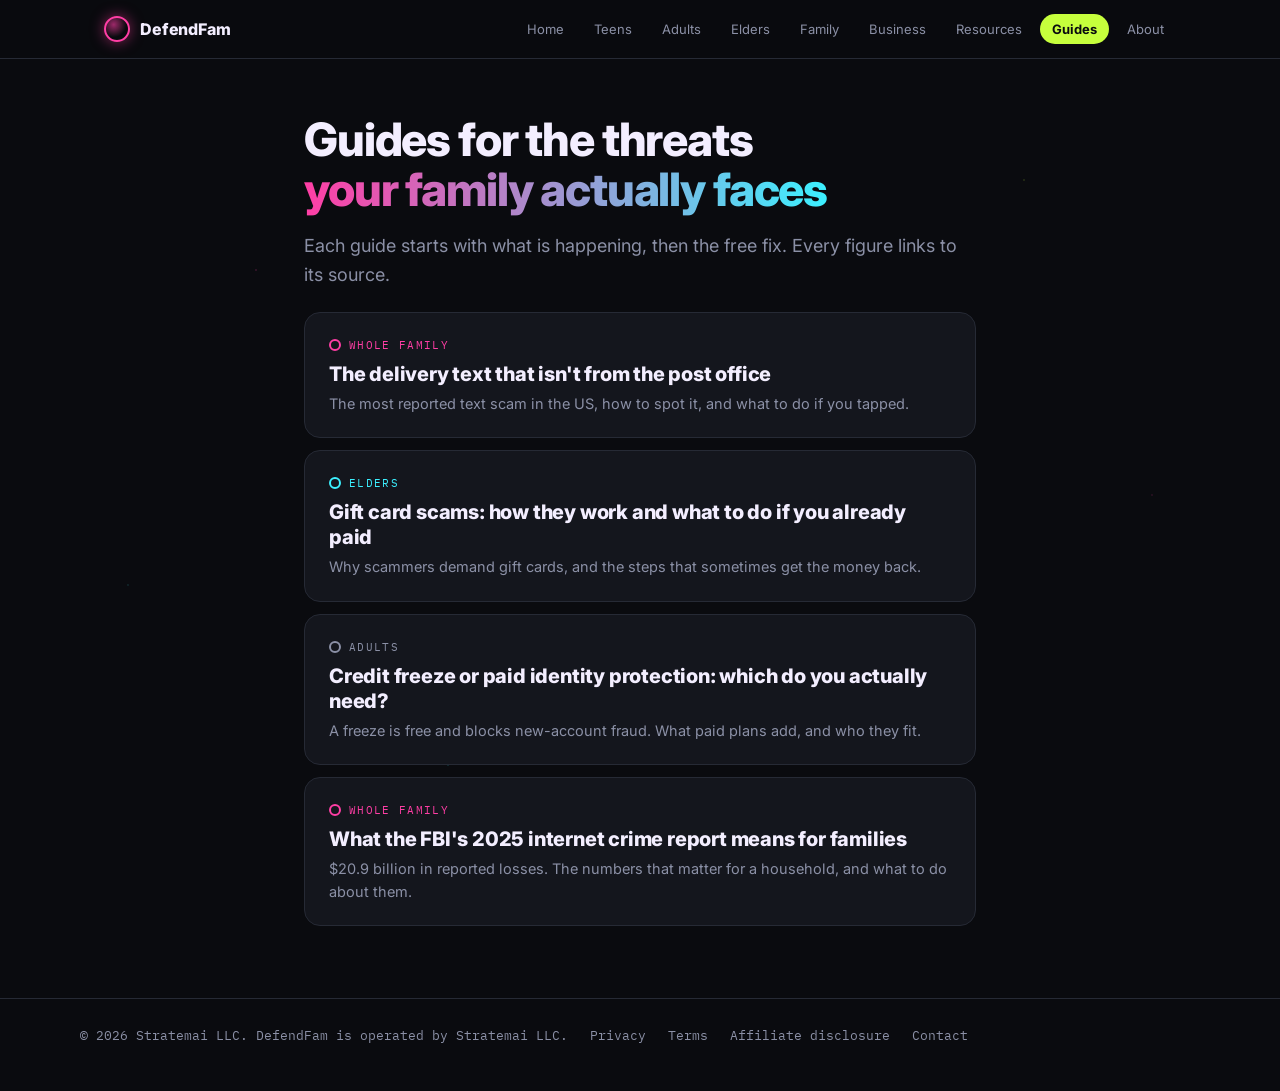
<file: articles/index.html>
<!DOCTYPE html>
<html lang="en">
<head>
<!-- Google Tag Manager -->
<script>(function(w,d,s,l,i){w[l]=w[l]||[];w[l].push({'gtm.start':
new Date().getTime(),event:'gtm.js'});var f=d.getElementsByTagName(s)[0],
j=d.createElement(s),dl=l!='dataLayer'?'&l='+l:'';j.async=true;j.src=
'https://www.googletagmanager.com/gtm.js?id='+i+dl;f.parentNode.insertBefore(j,f);
})(window,document,'script','dataLayer','GTM-TTX3BP2R');</script>
<!-- End Google Tag Manager -->
<meta charset="UTF-8">
<meta name="viewport" content="width=device-width, initial-scale=1, viewport-fit=cover">
<title>Guides | DefendFam</title>
<meta name="description" content="Plain-language guides to the scams and identity threats targeting families, with the free fix first.">
<link rel="canonical" href="https://defendfam.com/articles/">
<meta property="og:type" content="article">
<meta property="og:site_name" content="DefendFam">
<meta property="og:title" content="Guides">
<meta property="og:description" content="Plain-language guides to the scams and identity threats targeting families, with the free fix first.">
<meta property="og:url" content="https://defendfam.com/articles/">
<meta property="og:image" content="https://defendfam.com/og-image.png">
<meta name="twitter:card" content="summary_large_image">
<link rel="preconnect" href="https://fonts.googleapis.com">
<link rel="preconnect" href="https://fonts.gstatic.com" crossorigin>
<link href="https://fonts.googleapis.com/css2?family=Inter:wght@400;500;600;700;800&family=IBM+Plex+Mono:wght@400;500;600;700&display=swap" rel="stylesheet">
<link rel="stylesheet" href="/articles/article.css">
<script type="application/ld+json">
{
 "@context": "https://schema.org",
 "@type": "CollectionPage",
 "name": "DefendFam guides",
 "url": "https://defendfam.com/articles/",
 "hasPart": [
  {
   "@type": "Article",
   "headline": "The delivery text that isn't from the post office",
   "url": "https://defendfam.com/articles/delivery-text-scams.html"
  },
  {
   "@type": "Article",
   "headline": "Gift card scams: how they work and what to do if you already paid",
   "url": "https://defendfam.com/articles/gift-card-scams.html"
  },
  {
   "@type": "Article",
   "headline": "Credit freeze or paid identity protection: which do you actually need?",
   "url": "https://defendfam.com/articles/credit-freeze-vs-identity-protection.html"
  },
  {
   "@type": "Article",
   "headline": "What the FBI's 2025 internet crime report means for families",
   "url": "https://defendfam.com/articles/fbi-2025-internet-crime-report.html"
  }
 ]
}
</script>
</head>
<body data-cat="all">
<!-- Google Tag Manager (noscript) -->
<noscript><iframe src="https://www.googletagmanager.com/ns.html?id=GTM-TTX3BP2R"
height="0" width="0" style="display:none;visibility:hidden"></iframe></noscript>
<!-- End Google Tag Manager (noscript) -->
<div class="stars" aria-hidden="true"></div>
<nav><div class="nav-inner">
  <a class="brand" href="/"><span class="visor" aria-hidden="true"></span><span class="brand-name">DefendFam</span></a>
  <div class="nav-links"><a class="nav-link" href="/">Home</a><a class="nav-link" href="/#teens">Teens</a><a class="nav-link" href="/#adults">Adults</a><a class="nav-link" href="/#elders">Elders</a><a class="nav-link" href="/#family">Family</a><a class="nav-link" href="/#business">Business</a><a class="nav-link" href="/#resources">Resources</a><a class="nav-link active" href="/articles/" aria-current="page">Guides</a><a class="nav-link" href="/about.html">About</a></div>
</div></nav>
<main>
  <h1>Guides for the threats <span class="grad">your family actually faces</span></h1>
  <p class="dek">Each guide starts with what is happening, then the free fix. Every figure links to its source.</p>
  <div class="hub-list"><a class="hub-item" data-cat="all" href="/articles/delivery-text-scams.html"><div class="tag mono"><span class="ring" aria-hidden="true"></span>Whole family</div><h2>The delivery text that isn&#x27;t from the post office</h2><p>The most reported text scam in the US, how to spot it, and what to do if you tapped.</p></a><a class="hub-item" data-cat="elders" href="/articles/gift-card-scams.html"><div class="tag mono"><span class="ring" aria-hidden="true"></span>Elders</div><h2>Gift card scams: how they work and what to do if you already paid</h2><p>Why scammers demand gift cards, and the steps that sometimes get the money back.</p></a><a class="hub-item" data-cat="adults" href="/articles/credit-freeze-vs-identity-protection.html"><div class="tag mono"><span class="ring" aria-hidden="true"></span>Adults</div><h2>Credit freeze or paid identity protection: which do you actually need?</h2><p>A freeze is free and blocks new-account fraud. What paid plans add, and who they fit.</p></a><a class="hub-item" data-cat="all" href="/articles/fbi-2025-internet-crime-report.html"><div class="tag mono"><span class="ring" aria-hidden="true"></span>Whole family</div><h2>What the FBI&#x27;s 2025 internet crime report means for families</h2><p>$20.9 billion in reported losses. The numbers that matter for a household, and what to do about them.</p></a></div>
</main>
<footer><div class="foot mono">
  <span>&copy; 2026 Stratemai LLC. DefendFam is operated by Stratemai LLC.</span>
  <a href="/privacy.html">Privacy</a><a href="/terms.html">Terms</a><a href="/affiliate-disclosure.html">Affiliate disclosure</a><a href="mailto:contact@defendfam.com">Contact</a>
</div></footer>
</body>
</html>
</file>
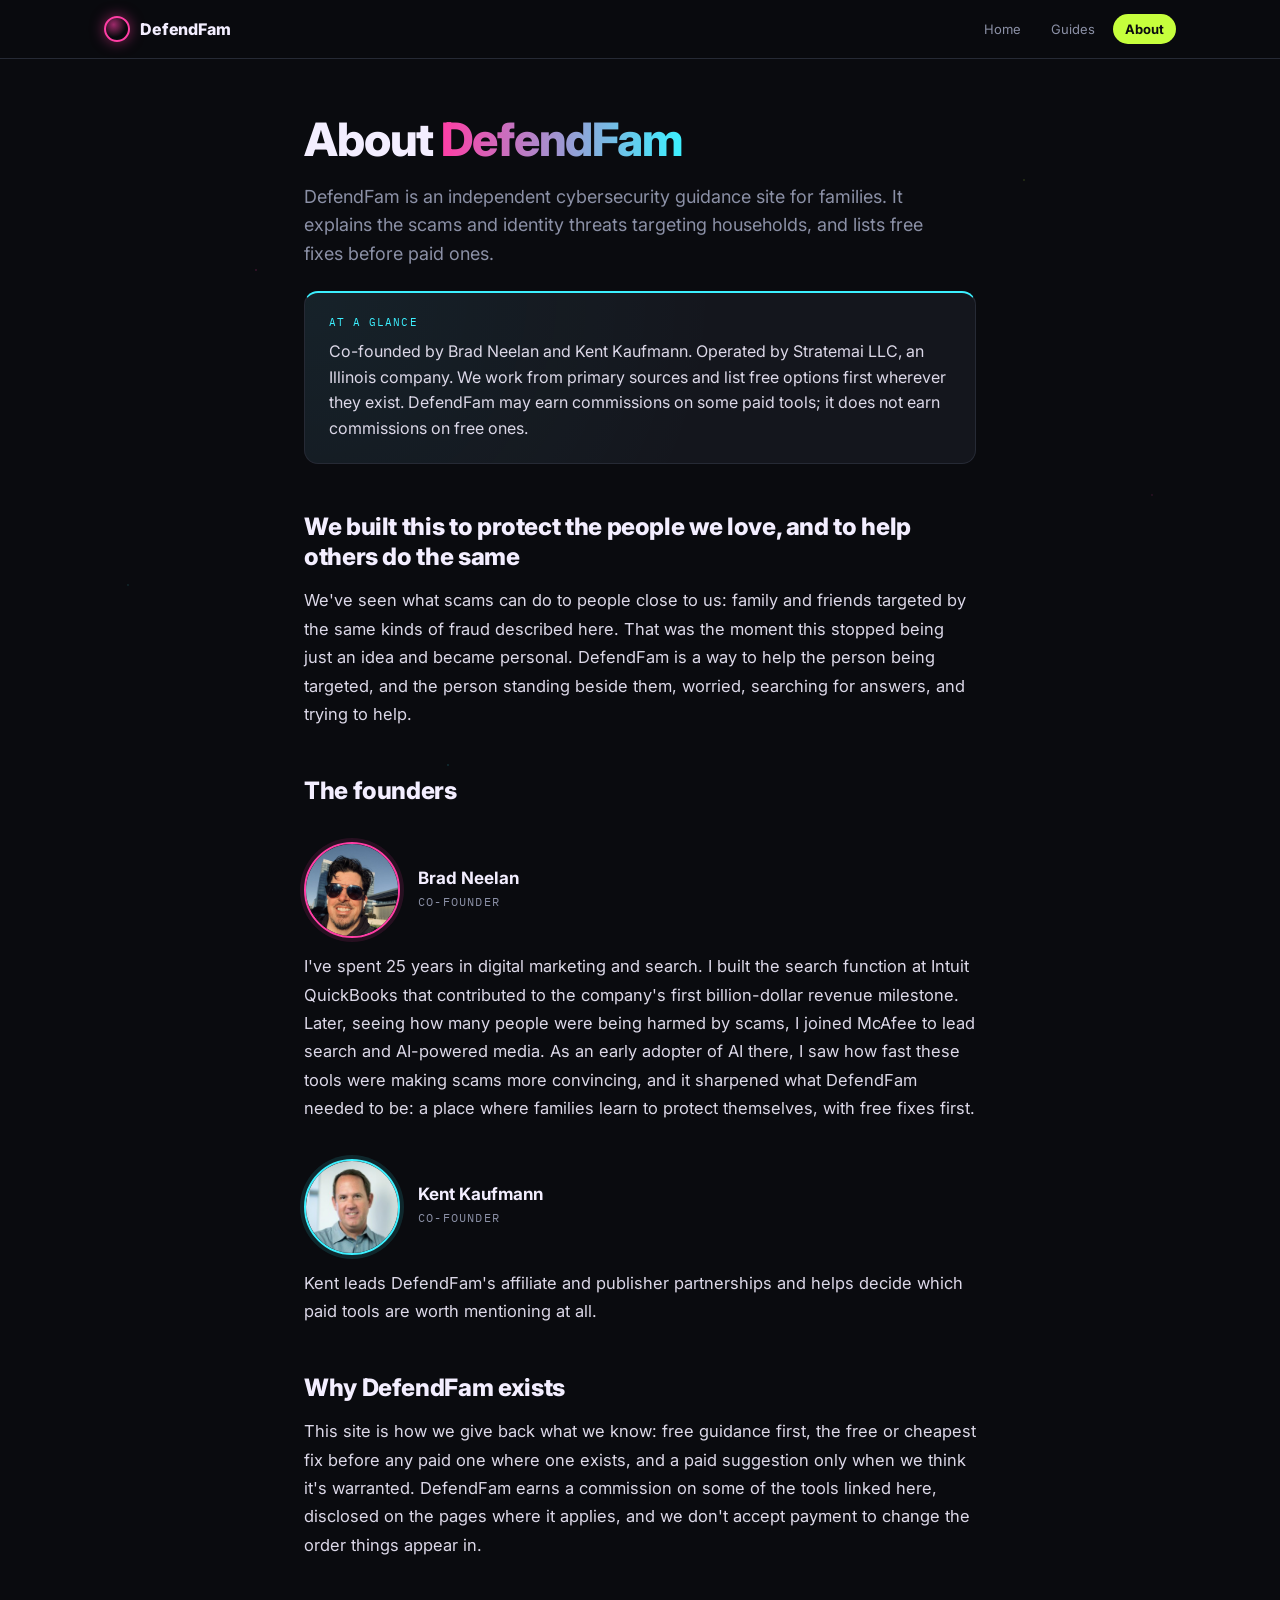
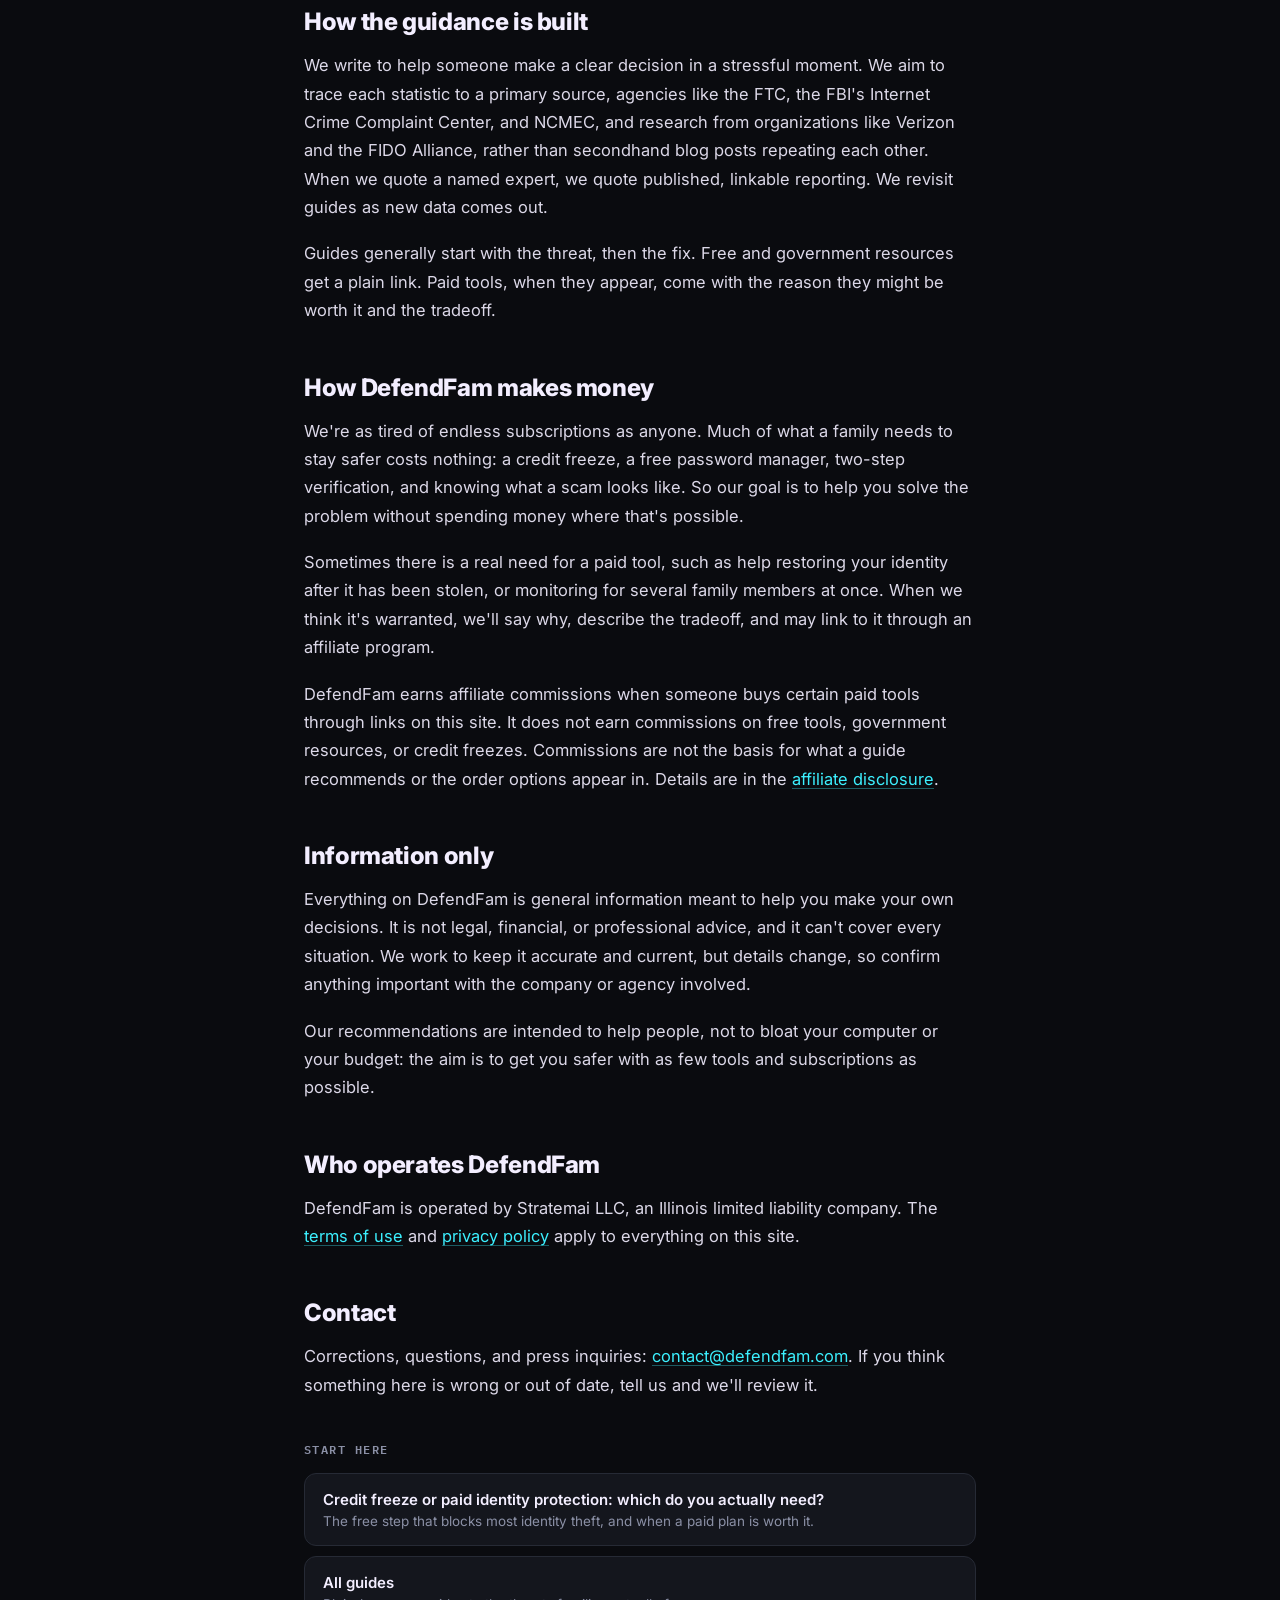
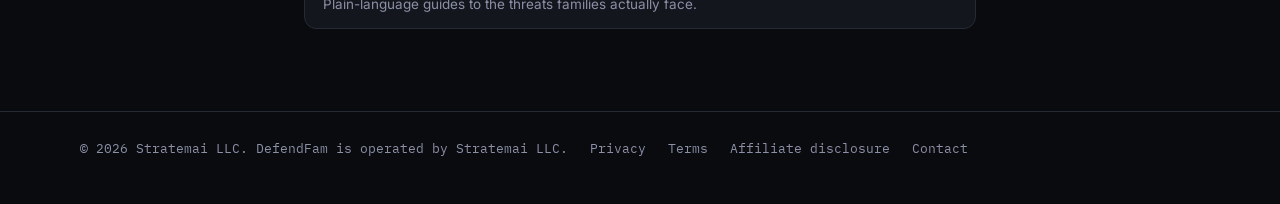
<file: about.html>
<!DOCTYPE html>
<html lang="en">
<head>
<!-- Google Tag Manager -->
<script>(function(w,d,s,l,i){w[l]=w[l]||[];w[l].push({'gtm.start':
new Date().getTime(),event:'gtm.js'});var f=d.getElementsByTagName(s)[0],
j=d.createElement(s),dl=l!='dataLayer'?'&l='+l:'';j.async=true;j.src=
'https://www.googletagmanager.com/gtm.js?id='+i+dl;f.parentNode.insertBefore(j,f);
})(window,document,'script','dataLayer','GTM-TTX3BP2R');</script>
<!-- End Google Tag Manager -->
<meta charset="UTF-8">
<meta name="viewport" content="width=device-width, initial-scale=1, viewport-fit=cover">
<title>About DefendFam | DefendFam</title>
<meta name="description" content="Who runs DefendFam, how the guidance is built, and how the site makes money. Independent cybersecurity guidance for families, free fixes first.">
<link rel="canonical" href="https://defendfam.com/about.html">
<meta property="og:type" content="website">
<meta property="og:site_name" content="DefendFam">
<meta property="og:title" content="About DefendFam">
<meta property="og:description" content="Who runs DefendFam, how the guidance is built, and how the site makes money. Independent cybersecurity guidance for families, free fixes first.">
<meta property="og:url" content="https://defendfam.com/about.html">
<meta property="og:image" content="https://defendfam.com/og-image.png">
<meta name="twitter:card" content="summary_large_image">
<link rel="preconnect" href="https://fonts.googleapis.com">
<link rel="preconnect" href="https://fonts.gstatic.com" crossorigin>
<link href="https://fonts.googleapis.com/css2?family=Inter:wght@400;500;600;700;800&family=IBM+Plex+Mono:wght@400;500;600;700&display=swap" rel="stylesheet">
<link rel="stylesheet" href="/articles/article.css">
<script type="application/ld+json">
{
 "@context": "https://schema.org",
 "@graph": [
  {
   "@type": "AboutPage",
   "@id": "https://defendfam.com/about.html#page",
   "url": "https://defendfam.com/about.html",
   "name": "About DefendFam",
   "about": {
    "@id": "https://defendfam.com/#organization"
   },
   "mainEntity": {
    "@id": "https://defendfam.com/#organization"
   }
  },
  {
   "@type": "Organization",
   "@id": "https://defendfam.com/#organization",
   "name": "DefendFam",
   "alternateName": [
    "Defend Fam",
    "defendfam"
   ],
   "url": "https://defendfam.com/",
   "description": "DefendFam is an independent cybersecurity guidance site for families. It explains the scams and identity threats targeting households and lists free fixes before paid ones.",
   "email": "contact@defendfam.com",
   "areaServed": "US",
   "founder": [
    {
     "@id": "https://defendfam.com/about.html#brad-neelan"
    },
    {
     "@id": "https://defendfam.com/about.html#kent-kaufmann"
    }
   ],
   "parentOrganization": {
    "@type": "Organization",
    "legalName": "Stratemai LLC"
   }
  },
  {
   "@type": "Person",
   "@id": "https://defendfam.com/about.html#brad-neelan",
   "name": "Brad Neelan",
   "jobTitle": "Co-founder",
   "image": "https://defendfam.com/images/brad-neelan.jpg",
   "worksFor": {
    "@id": "https://defendfam.com/#organization"
   }
  },
  {
   "@type": "Person",
   "@id": "https://defendfam.com/about.html#kent-kaufmann",
   "name": "Kent Kaufmann",
   "jobTitle": "Co-founder",
   "image": "https://defendfam.com/images/kent-kaufmann.jpg",
   "worksFor": {
    "@id": "https://defendfam.com/#organization"
   }
  }
 ]
}
</script>
<style>.founder{display:flex;align-items:center;gap:18px;margin:36px 0 14px}.founder img{width:96px;height:96px;border-radius:50%;border:2px solid var(--pink);object-fit:cover;box-shadow:0 0 0 4px rgba(255,62,165,0.12);flex-shrink:0}.founder h3{margin:0}.founder.cyan img{border-color:var(--cyan);box-shadow:0 0 0 4px rgba(60,240,255,0.12)}.founder-name{font-size:12px;letter-spacing:0.1em;text-transform:uppercase;color:var(--muted);margin:4px 0 0}</style>
</head>
<body data-cat="all">
<!-- Google Tag Manager (noscript) -->
<noscript><iframe src="https://www.googletagmanager.com/ns.html?id=GTM-TTX3BP2R"
height="0" width="0" style="display:none;visibility:hidden"></iframe></noscript>
<!-- End Google Tag Manager (noscript) -->
<div class="stars" aria-hidden="true"></div>
<nav><div class="nav-inner">
  <a class="brand" href="/"><span class="visor" aria-hidden="true"></span><span class="brand-name">DefendFam</span></a>
  <div class="nav-links"><a class="nav-link" href="/">Home</a><a class="nav-link" href="/articles/">Guides</a><a class="nav-link active" href="/about.html" aria-current="page">About</a></div>
</div></nav>
<main>
  <article>
    <header>
      <h1>About <span class="grad">DefendFam</span></h1>
      <p class="dek">DefendFam is an independent cybersecurity guidance site for families. It explains the scams and identity threats targeting households, and lists free fixes before paid ones.</p>
    </header>
    <section class="readout" aria-label="At a glance">
      <div class="readout-label mono">At a glance</div>
      <p>Co-founded by Brad Neelan and Kent Kaufmann. Operated by Stratemai LLC, an Illinois company. We work from primary sources and list free options first wherever they exist. DefendFam may earn commissions on some paid tools; it does not earn commissions on free ones.</p>
    </section>

    <h2>We built this to protect the people we love, and to help others do the same</h2>
    <p>We've seen what scams can do to people close to us: family and friends targeted by the same kinds of fraud described here. That was the moment this stopped being just an idea and became personal. DefendFam is a way to help the person being targeted, and the person standing beside them, worried, searching for answers, and trying to help.</p>

    <h2 id="founders">The founders</h2>
    <div class="founder" id="brad-neelan">
      <img src="/images/brad-neelan.jpg" alt="Brad Neelan, co-founder of DefendFam" width="96" height="96" loading="lazy">
      <div><h3>Brad Neelan</h3><p class="founder-name mono">Co-founder</p></div>
    </div>
    <p>I've spent 25 years in digital marketing and search. I built the search function at Intuit QuickBooks that contributed to the company's first billion-dollar revenue milestone. Later, seeing how many people were being harmed by scams, I joined McAfee to lead search and AI-powered media. As an early adopter of AI there, I saw how fast these tools were making scams more convincing, and it sharpened what DefendFam needed to be: a place where families learn to protect themselves, with free fixes first.</p>

    <div class="founder cyan" id="kent-kaufmann">
      <img src="/images/kent-kaufmann.jpg" alt="Kent Kaufmann, co-founder of DefendFam" width="96" height="96" loading="lazy">
      <div><h3>Kent Kaufmann</h3><p class="founder-name mono">Co-founder</p></div>
    </div>
    <p>Kent leads DefendFam's affiliate and publisher partnerships and helps decide which paid tools are worth mentioning at all.</p>

    <h2>Why DefendFam exists</h2>
    <p>This site is how we give back what we know: free guidance first, the free or cheapest fix before any paid one where one exists, and a paid suggestion only when we think it's warranted. DefendFam earns a commission on some of the tools linked here, disclosed on the pages where it applies, and we don't accept payment to change the order things appear in.</p>

    <h2 id="how-content-is-built">How the guidance is built</h2>
    <p>We write to help someone make a clear decision in a stressful moment. We aim to trace each statistic to a primary source, agencies like the FTC, the FBI's Internet Crime Complaint Center, and NCMEC, and research from organizations like Verizon and the FIDO Alliance, rather than secondhand blog posts repeating each other. When we quote a named expert, we quote published, linkable reporting. We revisit guides as new data comes out.</p>
    <p>Guides generally start with the threat, then the fix. Free and government resources get a plain link. Paid tools, when they appear, come with the reason they might be worth it and the tradeoff.</p>

    <h2>How DefendFam makes money</h2>
    <p>We're as tired of endless subscriptions as anyone. Much of what a family needs to stay safer costs nothing: a credit freeze, a free password manager, two-step verification, and knowing what a scam looks like. So our goal is to help you solve the problem without spending money where that's possible.</p>
    <p>Sometimes there is a real need for a paid tool, such as help restoring your identity after it has been stolen, or monitoring for several family members at once. When we think it's warranted, we'll say why, describe the tradeoff, and may link to it through an affiliate program.</p>
    <p>DefendFam earns affiliate commissions when someone buys certain paid tools through links on this site. It does not earn commissions on free tools, government resources, or credit freezes. Commissions are not the basis for what a guide recommends or the order options appear in. Details are in the <a href="/affiliate-disclosure.html">affiliate disclosure</a>.</p>

    <h2 id="information-only">Information only</h2>
    <p>Everything on DefendFam is general information meant to help you make your own decisions. It is not legal, financial, or professional advice, and it can't cover every situation. We work to keep it accurate and current, but details change, so confirm anything important with the company or agency involved.</p>
    <p>Our recommendations are intended to help people, not to bloat your computer or your budget: the aim is to get you safer with as few tools and subscriptions as possible.</p>

    <h2>Who operates DefendFam</h2>
    <p>DefendFam is operated by Stratemai LLC, an Illinois limited liability company. The <a href="/terms.html">terms of use</a> and <a href="/privacy.html">privacy policy</a> apply to everything on this site.</p>

    <h2>Contact</h2>
    <p>Corrections, questions, and press inquiries: <a href="mailto:contact@defendfam.com">contact@defendfam.com</a>. If you think something here is wrong or out of date, tell us and we'll review it.</p>
  </article>
  <section class="related" aria-label="Start here"><h2>Start here</h2>
    <a href="/articles/credit-freeze-vs-identity-protection.html">Credit freeze or paid identity protection: which do you actually need?<span>The free step that blocks most identity theft, and when a paid plan is worth it.</span></a>
    <a href="/articles/">All guides<span>Plain-language guides to the threats families actually face.</span></a>
  </section>
</main>
<footer><div class="foot mono">
  <span>&copy; 2026 Stratemai LLC. DefendFam is operated by Stratemai LLC.</span>
  <a href="/privacy.html">Privacy</a><a href="/terms.html">Terms</a><a href="/affiliate-disclosure.html">Affiliate disclosure</a><a href="mailto:contact@defendfam.com">Contact</a>
</div></footer>
</body>
</html>
</file>
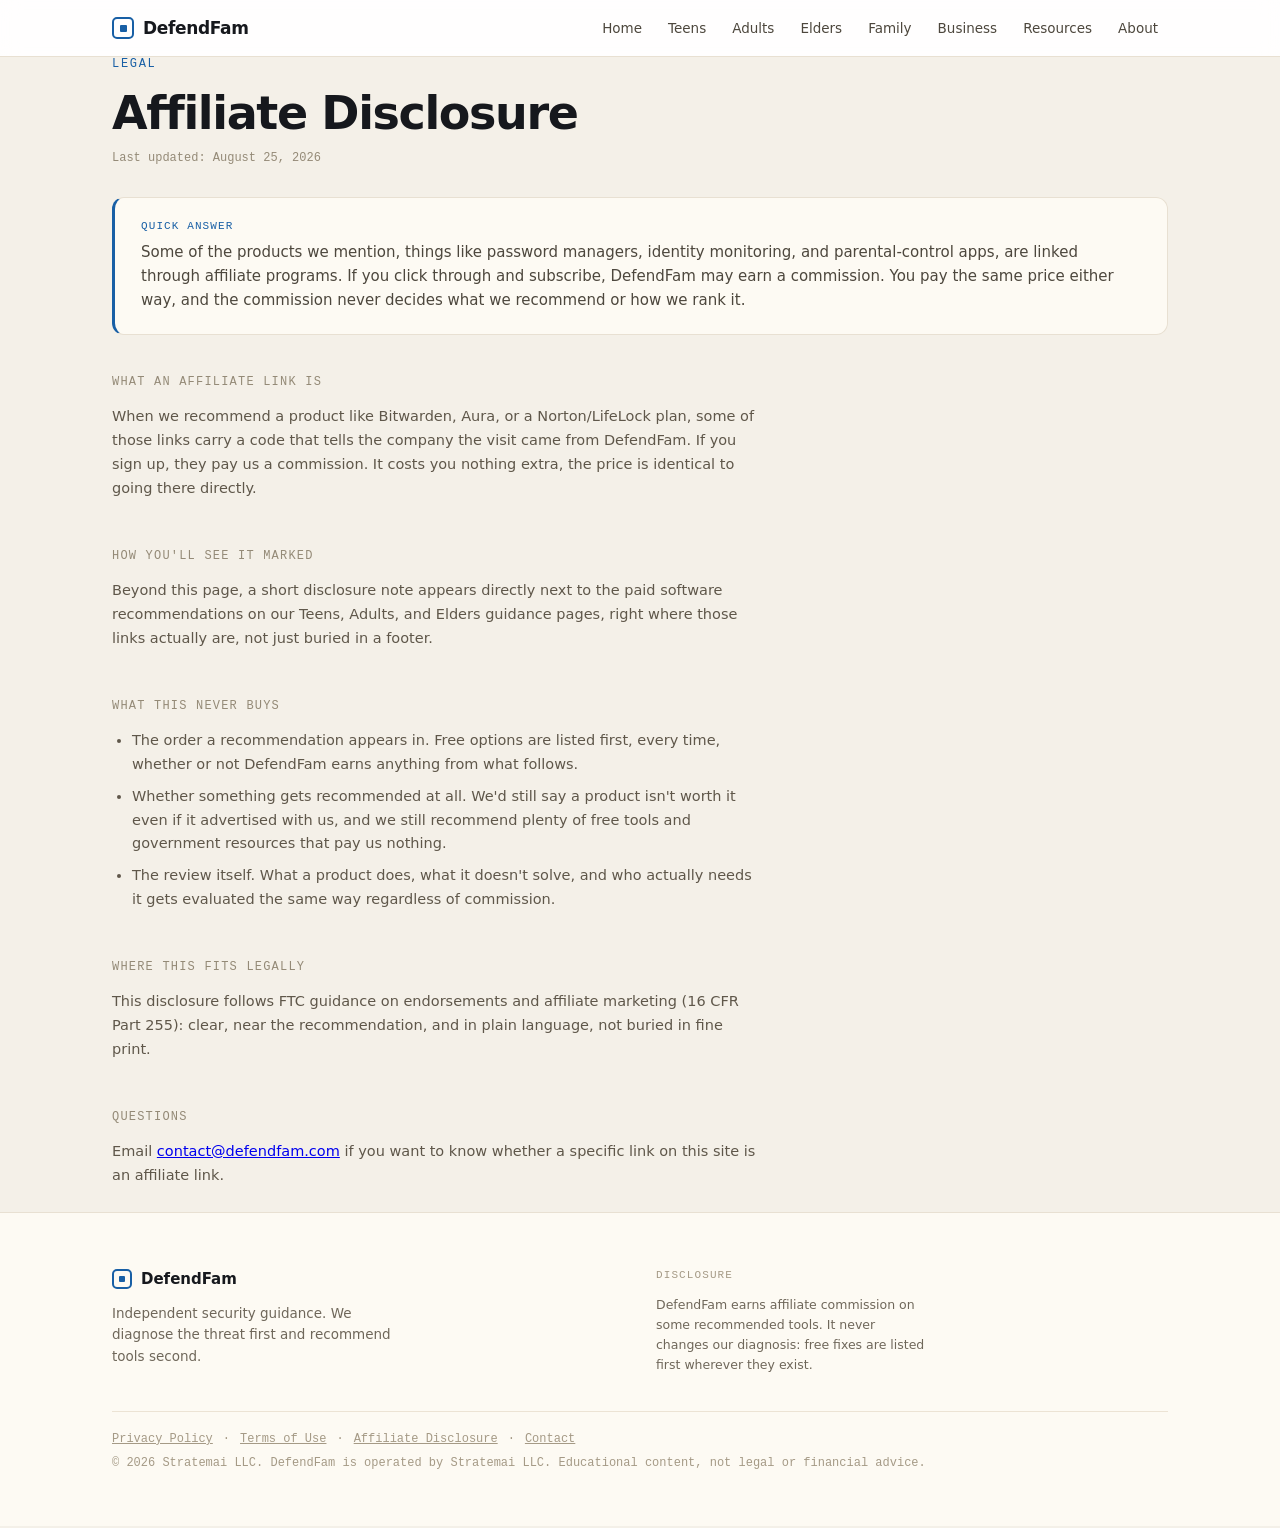
<file: affiliate-disclosure.html>
<!DOCTYPE html>
<html lang="en">
<head>
<!-- Google Tag Manager -->
<script>(function(w,d,s,l,i){w[l]=w[l]||[];w[l].push({'gtm.start':
new Date().getTime(),event:'gtm.js'});var f=d.getElementsByTagName(s)[0],
j=d.createElement(s),dl=l!='dataLayer'?'&l='+l:'';j.async=true;j.src=
'https://www.googletagmanager.com/gtm.js?id='+i+dl;f.parentNode.insertBefore(j,f);
})(window,document,'script','dataLayer','GTM-TTX3BP2R');</script>
<!-- End Google Tag Manager -->
<meta charset="utf-8">
<meta name="viewport" content="width=device-width, initial-scale=1">
<title>Affiliate Disclosure: How DefendFam Makes Money</title>
<meta name="description" content="A plain explanation of DefendFam's affiliate relationships: what they are, how they work, and what they never influence.">
<style>
  * { box-sizing: border-box; }
  body { margin: 0; }
  :root {
    --accent: #185FA5;
    --accent-light: #6fa8db;
    --cream: #f4f0e8;
    --cream-card: #fdfaf3;
    --border: #e8e0d2;
    --border-2: #ece3d4;
    --dark: #16181d;
    --dark-card: #1c1f26;
    --ink: #16181d;
    --ink-soft: #4d473d;
    --ink-mute: #5f574a;
    --label: #948a77;
  }
  ::selection { background: rgba(24,95,165,0.18); }
  body {
    font-family: 'Inter', system-ui, -apple-system, sans-serif;
    background: var(--cream);
    color: var(--ink);
    min-height: 100vh;
    -webkit-font-smoothing: antialiased;
  }
  .mono { font-family: 'IBM Plex Mono', ui-monospace, monospace; }
  nav {
    position: sticky; top: 0; z-index: 50;
    background: rgba(255,255,255,0.92); backdrop-filter: blur(10px);
    border-bottom: 1px solid var(--border);
  }
  .nav-inner {
    max-width: 1120px; margin: 0 auto; padding: 13px clamp(16px,4vw,32px);
    display: flex; align-items: center; justify-content: space-between; gap: 16px; flex-wrap: wrap;
  }
  .brand { display: flex; align-items: center; gap: 9px; cursor: pointer; }
  .brand-mark { width: 22px; height: 22px; border: 2px solid var(--accent); border-radius: 5px; display: flex; align-items: center; justify-content: center; }
  .brand-mark span { width: 7px; height: 7px; background: var(--accent); border-radius: 1px; display: block; }
  .brand-name { font-weight: 700; font-size: 17px; letter-spacing: -0.02em; }
  .nav-items { display: flex; align-items: center; gap: clamp(2px,1vw,6px); flex-wrap: wrap; }
  .nav-link {
    font-size: 13.5px; font-weight: 500; color: var(--ink-soft); padding: 7px 10px; border-radius: 8px;
    cursor: pointer; text-decoration: none; white-space: nowrap; background: transparent;
    transition: color .15s, background .15s; border: none; font-family: inherit;
  }
  .nav-link.active { font-weight: 600; color: var(--accent); background: rgba(24,95,165,0.10); }
  main { max-width: 1120px; margin: 0 auto; padding: 0 clamp(16px,4vw,32px); }
  section[data-section] { display: none; }
  section[data-section].active { display: block; }
  .eyebrow { font-size: 12px; letter-spacing: 0.14em; text-transform: uppercase; color: var(--accent); margin-bottom: 18px; }
  h1 { font-size: clamp(40px,8.5vw,76px); line-height: 0.96; font-weight: 800; letter-spacing: -0.04em; margin: 0; max-width: 13ch; }
  .lede { font-size: clamp(16px,2.2vw,21px); line-height: 1.5; color: var(--ink-mute); max-width: 52ch; margin: 22px 0 0; }
  .grid-3 { display: grid; grid-template-columns: repeat(auto-fit,minmax(260px,1fr)); gap: 16px; }
  .grid-2 { display: grid; grid-template-columns: repeat(auto-fit,minmax(260px,1fr)); gap: 16px; }
  .card {
    background: var(--cream-card); border: 1px solid var(--border); border-radius: 16px; padding: 28px;
    cursor: pointer; transition: transform .15s, box-shadow .15s, border-color .15s; display: flex; flex-direction: column;
    text-align: left; font-family: inherit; color: inherit;
  }
  .card:hover { transform: translateY(-3px); box-shadow: 0 12px 30px rgba(16,24,40,0.08); border-color: #d8cfbf; }
  .card-icon { width: 44px; height: 44px; border-radius: 11px; background: #e7eef7; display: flex; align-items: center; justify-content: center; margin-bottom: 18px; }
  .risk-label { font-size: 11px; letter-spacing: 0.1em; text-transform: uppercase; color: var(--label); }
  .card h3 { font-size: 21px; font-weight: 700; letter-spacing: -0.02em; margin: 6px 0 8px; }
  .card p { font-size: 14.5px; line-height: 1.55; color: var(--ink-mute); margin: 0 0 18px; }
  .card-foot { margin-top: auto; padding-top: 14px; border-top: 1px solid var(--border-2); display: flex; flex-direction: column; gap: 12px; }
  .stat-row { display: flex; align-items: center; justify-content: space-between; gap: 8px; }
  .stat-big { font-family: 'IBM Plex Mono', monospace; font-size: 21px; color: var(--ink); font-weight: 600; letter-spacing: -0.02em; }
  .badge { display: inline-flex; align-items: center; gap: 5px; font-family: 'IBM Plex Mono', monospace; font-size: 9.5px; letter-spacing: 0.05em; text-transform: uppercase; color: #857b69; border: 1px solid var(--border); border-radius: 20px; padding: 3px 8px; }
  .badge .dot { color: var(--accent); }
  .cta-link { display: inline-flex; align-items: center; gap: 6px; font-weight: 600; font-size: 14px; color: var(--accent); }
  .why-box { background: var(--dark); border-radius: 20px; padding: clamp(28px,4.5vw,52px); color: #f1ece3; margin: 40px 0 clamp(40px,5vw,56px); }
  .why-grid { display: grid; grid-template-columns: repeat(auto-fit,minmax(260px,1fr)); gap: clamp(24px,4vw,48px); align-items: start; }
  .why-box h2 { font-size: clamp(24px,3.6vw,34px); font-weight: 700; letter-spacing: -0.025em; line-height: 1.15; margin: 0; }
  .why-list { display: flex; flex-direction: column; gap: 11px; }
  .why-item { display: flex; gap: 11px; align-items: flex-start; }
  .why-item .mark { color: var(--accent-light); font-weight: 700; }
  .why-item span.txt { font-size: 14.5px; line-height: 1.5; color: #ddd3c2; }
  section .inner { padding: clamp(40px,6vw,72px) 0; }
  h2.brief-h { font-size: clamp(28px,5vw,46px); font-weight: 800; letter-spacing: -0.03em; line-height: 1.05; margin: 0; max-width: 18ch; }
  .stat-grid { display: grid; grid-template-columns: repeat(auto-fit,minmax(280px,1fr)); gap: 20px; margin-top: 36px; align-items: stretch; }
  .stat-block { background: var(--dark); border-radius: 18px; padding: clamp(26px,3.5vw,38px); color: #fdfaf3; display: flex; flex-direction: column; justify-content: center; }
  .stat-num { font-size: clamp(48px,9vw,84px); font-weight: 800; letter-spacing: -0.04em; line-height: 1; }
  .stat-desc { font-size: 15px; color: #bbb1a0; margin-top: 10px; max-width: 32ch; }
  .stat-source { display: inline-flex; align-items: center; gap: 7px; margin-top: 18px; font-family: 'IBM Plex Mono', monospace; font-size: 11px; letter-spacing: 0.05em; text-transform: uppercase; color: var(--accent-light); }
  .panel { background: var(--cream-card); border: 1px solid var(--border); border-radius: 18px; padding: clamp(24px,3vw,32px); }
  .bars { display: flex; align-items: flex-end; gap: clamp(8px,2vw,18px); height: 150px; }
  .bar-col { flex: 1; display: flex; flex-direction: column; align-items: center; gap: 8px; height: 100%; justify-content: flex-end; }
  .bar { width: 100%; border-radius: 6px 6px 0 0; }
  .section-block { margin-top: 48px; }
  .block-label { font-family: 'IBM Plex Mono', monospace; font-size: 12px; letter-spacing: 0.1em; text-transform: uppercase; color: var(--label); margin-bottom: 16px; }
  .why-targeted-grid, .vector-grid { display: grid; grid-template-columns: repeat(auto-fit,minmax(240px,1fr)); gap: 14px; }
  .mini-card { background: var(--cream-card); border: 1px solid var(--border); border-radius: 14px; padding: 22px; }
  .mini-card h4 { font-weight: 700; font-size: 15.5px; margin: 0 0 6px; }
  .mini-card p { margin: 0; font-size: 14px; line-height: 1.55; color: var(--ink-mute); }
  .vector-card { background: #1c1f26; border: 1px solid #2c313b; border-radius: 14px; padding: 22px; color: #f1ece3; }
  .vector-card .vlabel { font-family: 'IBM Plex Mono', monospace; font-size: 11px; color: var(--accent-light); margin-bottom: 10px; }
  .vector-card h4 { font-weight: 700; font-size: 15.5px; margin: 0 0 6px; }
  .vector-card p { margin: 0; font-size: 14px; line-height: 1.55; color: #bbb1a0; }
  .guidance-label { font-family: 'IBM Plex Mono', monospace; font-size: 12px; letter-spacing: 0.1em; text-transform: uppercase; color: var(--accent); margin-bottom: 6px; }
  h3.guidance-h { font-size: clamp(20px,3vw,26px); font-weight: 700; letter-spacing: -0.02em; margin: 0 0 20px; }
  .step-grid { display: grid; grid-template-columns: repeat(auto-fit,minmax(250px,1fr)); gap: 16px; }
  .step-card { background: var(--cream-card); border: 1px solid var(--border); border-radius: 16px; padding: 26px; display: flex; flex-direction: column; }
  .step-num { font-family: 'IBM Plex Mono', monospace; font-size: 13px; color: var(--accent); font-weight: 600; margin-bottom: 14px; }
  .step-card h4 { font-weight: 700; font-size: 17px; margin: 0 0 8px; }
  .step-card p { font-size: 14px; line-height: 1.55; color: var(--ink-mute); margin: 0 0 16px; }
  .step-cost { margin-top: auto; font-family: 'IBM Plex Mono', monospace; font-size: 11px; color: var(--label); }
  .priority-row { background: var(--cream-card); border: 1px solid var(--border); border-radius: 14px; padding: 22px 24px; display: flex; gap: 20px; align-items: center; flex-wrap: wrap; }
  .priority-num { font-family: 'IBM Plex Mono', monospace; font-size: 22px; font-weight: 600; color: var(--accent); min-width: 36px; }
  .priority-row h4 { font-weight: 700; font-size: 16.5px; margin: 0 0 4px; }
  .priority-row p { margin: 0; font-size: 14px; line-height: 1.5; color: var(--ink-mute); }
  .priority-stack { display: flex; flex-direction: column; gap: 12px; }
  .cta-btn { display: inline-flex; align-items: center; gap: 9px; background: var(--accent); color: #fdfaf3; padding: 15px 24px; border-radius: 10px; font-weight: 600; font-size: 15px; text-decoration: none; cursor: pointer; border: none; font-family: inherit; margin-top: 26px; }
  .cta-btn:hover { filter: brightness(0.92); }
  .cta-btn.ghost { background: transparent; border: 1px solid var(--border); color: var(--ink); }
  .cta-btn.ghost:hover { filter: none; border-color: #c9bea6; }
  .donut-wrap { display: flex; flex-direction: column; align-items: center; justify-content: center; text-align: center; gap: 16px; }
  .donut { width: 148px; height: 148px; border-radius: 50%; display: flex; align-items: center; justify-content: center; }
  .donut-inner { width: 104px; height: 104px; border-radius: 50%; background: var(--cream-card); display: flex; flex-direction: column; align-items: center; justify-content: center; }
  .donut-inner .num { font-size: 32px; font-weight: 800; letter-spacing: -0.03em; }
  .two-col { display: grid; grid-template-columns: repeat(auto-fit,minmax(280px,1fr)); gap: 16px; margin-top: 36px; }
  .article-grid { display: grid; grid-template-columns: repeat(auto-fit,minmax(290px,1fr)); gap: 18px; margin-top: 40px; }
  article { background: var(--cream-card); border: 1px solid var(--border); border-radius: 18px; overflow: hidden; display: flex; flex-direction: column; transition: transform .15s, box-shadow .15s; }
  article:hover { transform: translateY(-3px); box-shadow: 0 14px 34px rgba(16,24,40,0.09); }
  .art-fig { height: 150px; background: repeating-linear-gradient(135deg,#e6edf6,#e6edf6 10px,#dbe6f2 10px,#dbe6f2 20px); display: flex; align-items: flex-end; padding: 16px; }
  .art-fig span { font-family: 'IBM Plex Mono', monospace; font-size: 11px; color: var(--label); background: var(--cream-card); padding: 4px 9px; border-radius: 5px; }
  .art-body { padding: 24px; display: flex; flex-direction: column; flex: 1; }
  .art-cat { font-family: 'IBM Plex Mono', monospace; font-size: 11px; color: var(--label); margin-bottom: 12px; }
  article h3 { font-size: 18.5px; font-weight: 700; letter-spacing: -0.015em; line-height: 1.3; margin: 0 0 10px; }
  article p { font-size: 14px; line-height: 1.55; color: var(--ink-mute); margin: 0; flex: 1; }
  footer { border-top: 1px solid var(--border); background: var(--cream-card); margin-top: 24px; }
  .footer-inner { max-width: 1120px; margin: 0 auto; padding: clamp(36px,5vw,56px) clamp(16px,4vw,32px); }
  .footer-grid { display: grid; grid-template-columns: repeat(auto-fit,minmax(220px,1fr)); gap: 32px; }
  .footer-label { font-family: 'IBM Plex Mono', monospace; font-size: 11px; letter-spacing: 0.1em; text-transform: uppercase; color: #a59a86; margin-bottom: 14px; }
  .footer-brand p { font-size: 13.5px; line-height: 1.6; color: #6f675a; margin: 0; max-width: 34ch; }
  .footer-sources { display: flex; flex-direction: column; gap: 8px; font-size: 12.5px; color: #6f675a; line-height: 1.4; }
  .footer-disclosure p { font-size: 12.5px; line-height: 1.6; color: #6f675a; margin: 0; max-width: 34ch; }
  .copyright { margin-top: 36px; padding-top: 20px; border-top: 1px solid var(--border-2); font-size: 12px; color: #a59a86; font-family: 'IBM Plex Mono', monospace; }
  .quick-answer { background: var(--cream-card); border: 1px solid var(--border); border-left: 3px solid var(--accent); border-radius: 12px; padding: 22px 26px; margin: 28px 0 40px; }
  .quick-answer .qa-label { font-family: 'IBM Plex Mono', monospace; font-size: 11px; letter-spacing: 0.1em; text-transform: uppercase; color: var(--accent); margin-bottom: 8px; }
  .quick-answer p { margin: 0; font-size: 15px; line-height: 1.6; color: var(--ink-soft); }
  .fork-box { display: grid; grid-template-columns: repeat(auto-fit,minmax(240px,1fr)); gap: 16px; margin: 32px 0 clamp(40px,5vw,56px); }
  .fork-card { background: var(--cream-card); border: 1px solid var(--border); border-radius: 16px; padding: 24px; text-align: left; cursor: pointer; font-family: inherit; }
  .fork-card:hover { border-color: #d8cfbf; }
  .fork-card .flabel { font-family: 'IBM Plex Mono', monospace; font-size: 11px; letter-spacing: 0.1em; text-transform: uppercase; color: var(--label); margin-bottom: 6px; }
  .fork-card h4 { font-weight: 700; font-size: 17px; margin: 0 0 6px; }
  .fork-card p { margin: 0; font-size: 13.5px; line-height: 1.5; color: var(--ink-mute); }
  .support-grid { display: grid; grid-template-columns: repeat(auto-fit,minmax(260px,1fr)); gap: 14px; }
  .vendor-card { background: var(--cream-card); border: 1px solid var(--border); border-radius: 14px; padding: 22px; }
  .vendor-card .vkind { font-family: 'IBM Plex Mono', monospace; font-size: 10px; letter-spacing: 0.08em; text-transform: uppercase; color: var(--accent); margin-bottom: 8px; }
  .vendor-card h4 { font-weight: 700; font-size: 16px; margin: 0 0 6px; }
  .vendor-card p { margin: 0; font-size: 13.5px; line-height: 1.55; color: var(--ink-mute); }
  .about-lede { font-size: clamp(17px,2.4vw,22px); line-height: 1.5; color: var(--ink-soft); max-width: 58ch; margin: 22px 0 40px; font-weight: 500; }
  .note-box { background: #eef3fa; border: 1px solid #d7e4f1; border-radius: 14px; padding: 22px 24px; font-size: 14.5px; line-height: 1.6; color: var(--ink-soft); }
  .affiliate-note { font-size: 13px; line-height: 1.5; color: var(--ink-mute); margin: -8px 0 16px; }
  .affiliate-note a { color: var(--accent); text-decoration: underline; }
  .footer-legal { display: flex; flex-wrap: wrap; gap: 6px 10px; margin-bottom: 10px; }
  .footer-legal a { color: #a59a86; text-decoration: underline; }
  .footer-legal a:hover { color: var(--accent); }
  .legal-meta { font-family: 'IBM Plex Mono', ui-monospace, monospace; font-size: 12px; color: var(--label); margin: 14px 0 32px; }
  .legal-list { margin: 0; padding-left: 20px; font-size: 14.5px; line-height: 1.65; color: var(--ink-mute); max-width: 70ch; }
  .legal-list li { margin-bottom: 8px; }
  .legal-p { font-size: 14.5px; line-height: 1.65; color: var(--ink-mute); max-width: 70ch; margin: 0 0 16px; }
  .brand { text-decoration: none; color: inherit; }
</style>
</head>
<body>
<!-- Google Tag Manager (noscript) -->
<noscript><iframe src="https://www.googletagmanager.com/ns.html?id=GTM-TTX3BP2R"
height="0" width="0" style="display:none;visibility:hidden"></iframe></noscript>
<!-- End Google Tag Manager (noscript) -->

<nav>
  <div class="nav-inner">
    <a class="brand" href="index.html">
      <div class="brand-mark"><span></span></div>
      <span class="brand-name">DefendFam</span>
    </a>
    <div class="nav-items">
      <a class="nav-link" href="index.html">Home</a>
      <a class="nav-link" href="index.html#teens">Teens</a>
      <a class="nav-link" href="index.html#adults">Adults</a>
      <a class="nav-link" href="index.html#elders">Elders</a>
      <a class="nav-link" href="index.html#family">Family</a>
      <a class="nav-link" href="index.html#business">Business</a>
      <a class="nav-link" href="index.html#resources">Resources</a>
      <a class="nav-link" href="index.html#about">About</a>
    </div>
  </div>
</nav>
 
<main>
  <div class="inner">
    <div class="eyebrow mono">Legal</div>
    <h2 class="brief-h">Affiliate Disclosure</h2>
    <div class="legal-meta">Last updated: August 25, 2026</div>

    <div class="quick-answer">
      <div class="qa-label mono">Quick answer</div>
      <p>Some of the products we mention, things like password managers, identity monitoring, and parental-control apps, are linked through affiliate programs. If you click through and subscribe, DefendFam may earn a commission. You pay the same price either way, and the commission never decides what we recommend or how we rank it.</p>
    </div>

    <div class="section-block" style="margin-top:0;">
      <div class="block-label mono">What an affiliate link is</div>
      <p class="legal-p">When we recommend a product like Bitwarden, Aura, or a Norton/LifeLock plan, some of those links carry a code that tells the company the visit came from DefendFam. If you sign up, they pay us a commission. It costs you nothing extra, the price is identical to going there directly.</p>
    </div>

    <div class="section-block">
      <div class="block-label mono">How you'll see it marked</div>
      <p class="legal-p">Beyond this page, a short disclosure note appears directly next to the paid software recommendations on our Teens, Adults, and Elders guidance pages, right where those links actually are, not just buried in a footer.</p>
    </div>

    <div class="section-block">
      <div class="block-label mono">What this never buys</div>
      <ul class="legal-list">
        <li>The order a recommendation appears in. Free options are listed first, every time, whether or not DefendFam earns anything from what follows.</li>
        <li>Whether something gets recommended at all. We'd still say a product isn't worth it even if it advertised with us, and we still recommend plenty of free tools and government resources that pay us nothing.</li>
        <li>The review itself. What a product does, what it doesn't solve, and who actually needs it gets evaluated the same way regardless of commission.</li>
      </ul>
    </div>

    <div class="section-block">
      <div class="block-label mono">Where this fits legally</div>
      <p class="legal-p">This disclosure follows FTC guidance on endorsements and affiliate marketing (16 CFR Part 255): clear, near the recommendation, and in plain language, not buried in fine print.</p>
    </div>

    <div class="section-block">
      <div class="block-label mono">Questions</div>
      <p class="legal-p">Email <a href="mailto:contact@defendfam.com">contact@defendfam.com</a> if you want to know whether a specific link on this site is an affiliate link.</p>
    </div>
  </div>
</main>
 
<footer>
  <div class="footer-inner">
    <div class="footer-grid">
      <div class="footer-brand">
        <div style="display:flex;align-items:center;gap:9px;margin-bottom:14px;">
          <div style="width:20px;height:20px;border:2px solid var(--accent);border-radius:5px;display:flex;align-items:center;justify-content:center;"><div style="width:6px;height:6px;background:var(--accent);border-radius:1px;"></div></div>
          <span style="font-weight:700;font-size:15px;">DefendFam</span>
        </div>
        <p>Independent security guidance. We diagnose the threat first and recommend tools second.</p>
      </div>
      <div class="footer-disclosure">
        <div class="footer-label mono">Disclosure</div>
        <p>DefendFam earns affiliate commission on some recommended tools. It never changes our diagnosis: free fixes are listed first wherever they exist.</p>
      </div>
    </div>
    <div class="copyright">
      <div class="footer-legal"><a href="privacy.html">Privacy Policy</a> · <a href="terms.html">Terms of Use</a> · <a href="affiliate-disclosure.html">Affiliate Disclosure</a> · <a href="mailto:contact@defendfam.com">Contact</a></div>
      <div>© 2026 Stratemai LLC. DefendFam is operated by Stratemai LLC. Educational content, not legal or financial advice.</div>
    </div>
  </div>
</footer>
 
</body>
</html>
</file>
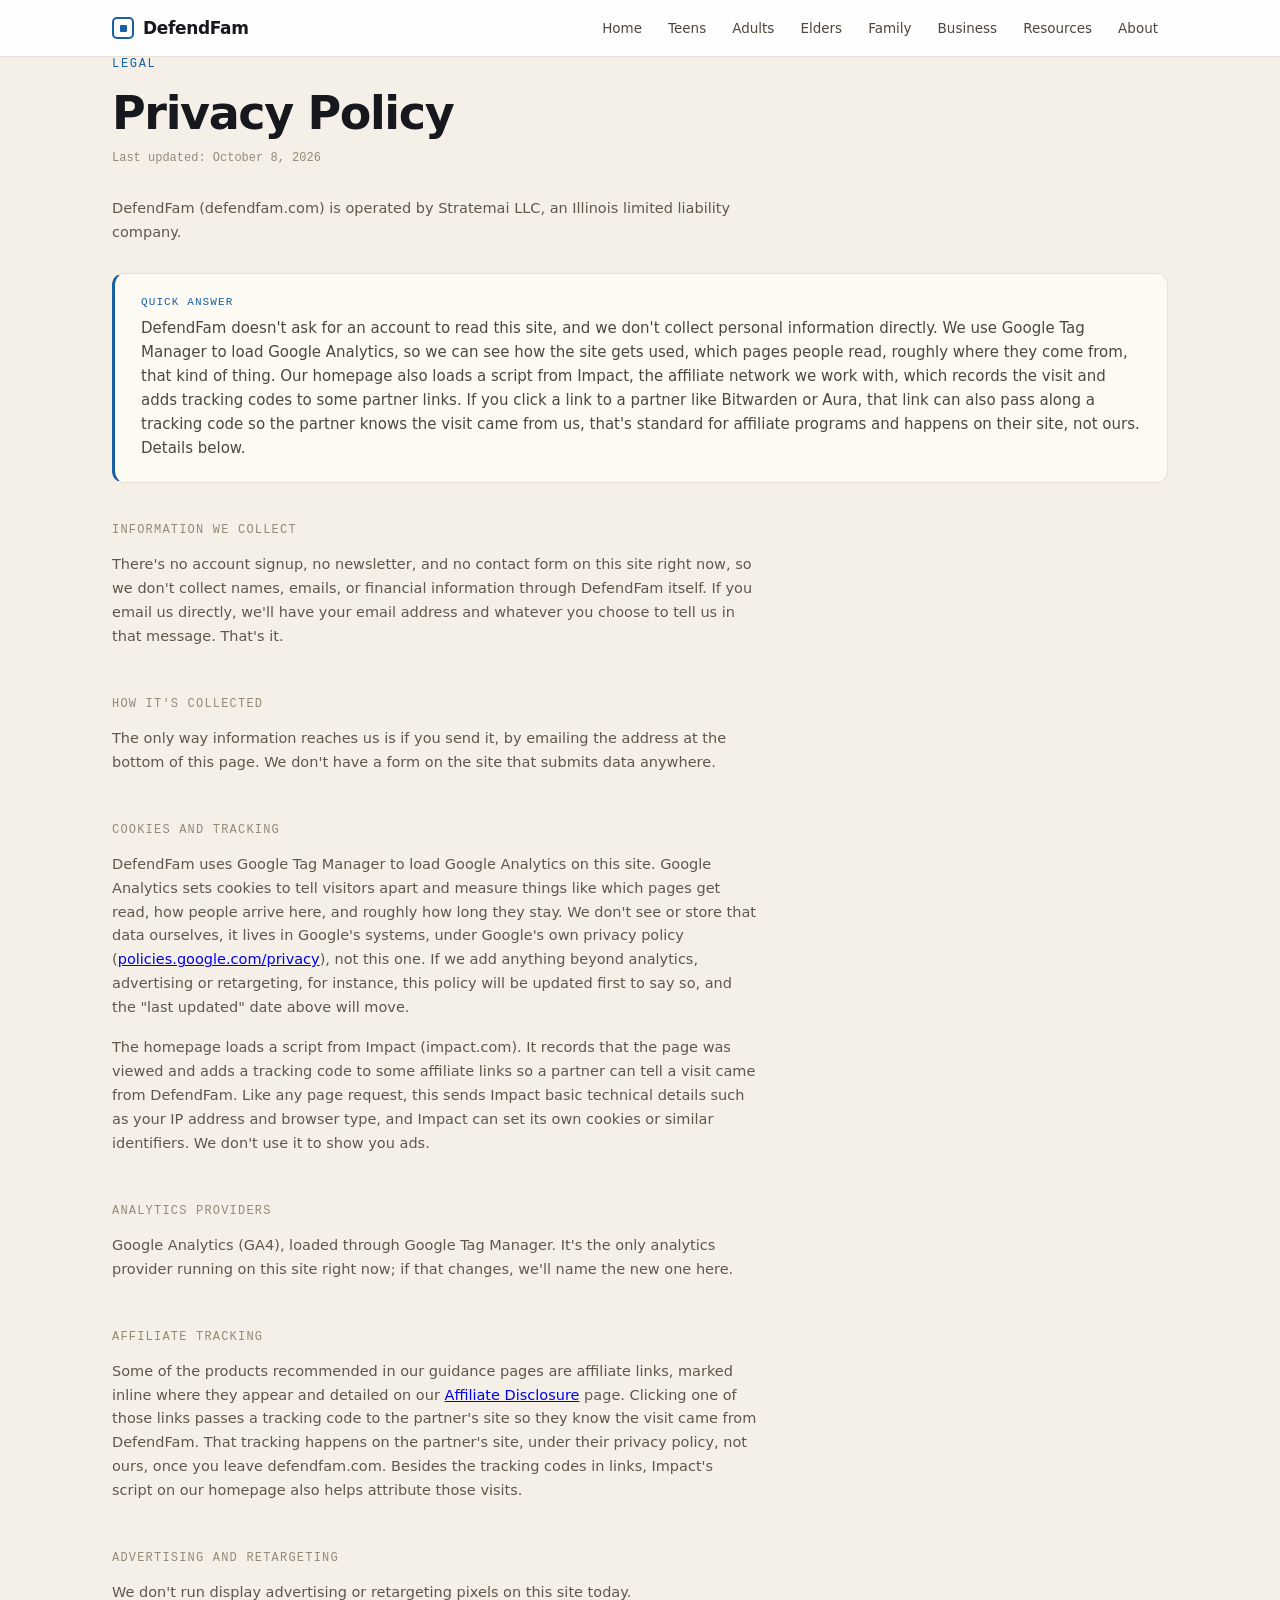
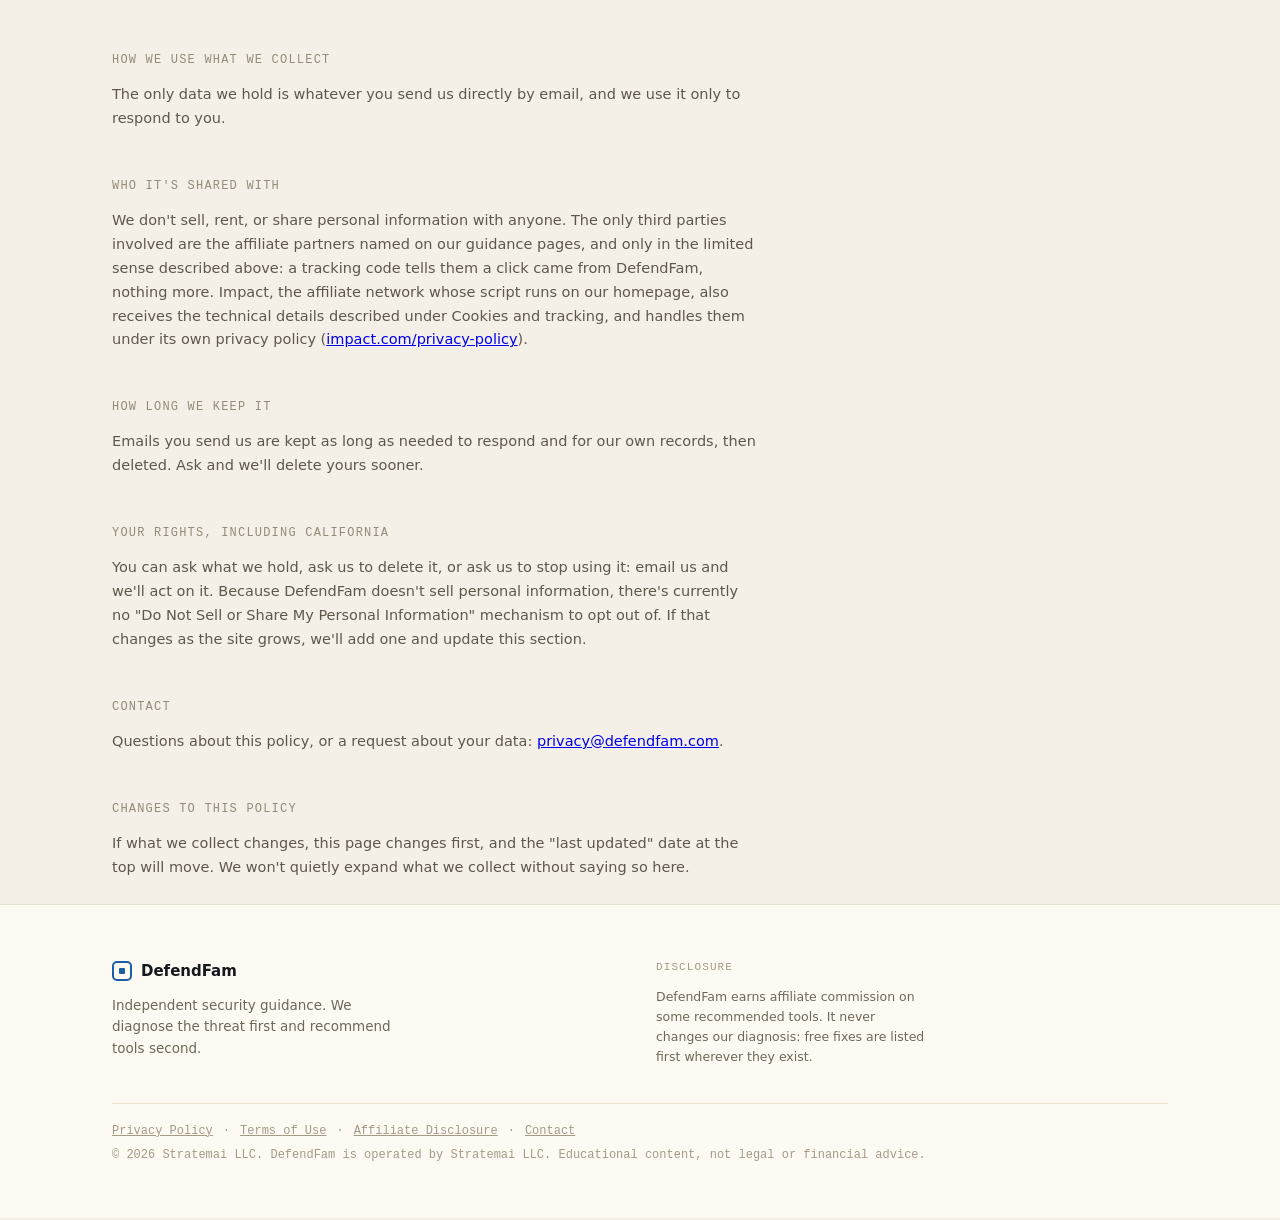
<file: privacy.html>
<!DOCTYPE html>
<html lang="en">
<head>
<!-- Google Tag Manager -->
<script>(function(w,d,s,l,i){w[l]=w[l]||[];w[l].push({'gtm.start':
new Date().getTime(),event:'gtm.js'});var f=d.getElementsByTagName(s)[0],
j=d.createElement(s),dl=l!='dataLayer'?'&l='+l:'';j.async=true;j.src=
'https://www.googletagmanager.com/gtm.js?id='+i+dl;f.parentNode.insertBefore(j,f);
})(window,document,'script','dataLayer','GTM-TTX3BP2R');</script>
<!-- End Google Tag Manager -->
<meta charset="utf-8">
<meta name="viewport" content="width=device-width, initial-scale=1">
<title>Privacy Policy: What DefendFam Collects and Why</title>
<meta name="description" content="How DefendFam collects, uses, and protects visitor data, plus what happens when you click an affiliate link.">
<style>
  * { box-sizing: border-box; }
  body { margin: 0; }
  :root {
    --accent: #185FA5;
    --accent-light: #6fa8db;
    --cream: #f4f0e8;
    --cream-card: #fdfaf3;
    --border: #e8e0d2;
    --border-2: #ece3d4;
    --dark: #16181d;
    --dark-card: #1c1f26;
    --ink: #16181d;
    --ink-soft: #4d473d;
    --ink-mute: #5f574a;
    --label: #948a77;
  }
  ::selection { background: rgba(24,95,165,0.18); }
  body {
    font-family: 'Inter', system-ui, -apple-system, sans-serif;
    background: var(--cream);
    color: var(--ink);
    min-height: 100vh;
    -webkit-font-smoothing: antialiased;
  }
  .mono { font-family: 'IBM Plex Mono', ui-monospace, monospace; }
  nav {
    position: sticky; top: 0; z-index: 50;
    background: rgba(255,255,255,0.92); backdrop-filter: blur(10px);
    border-bottom: 1px solid var(--border);
  }
  .nav-inner {
    max-width: 1120px; margin: 0 auto; padding: 13px clamp(16px,4vw,32px);
    display: flex; align-items: center; justify-content: space-between; gap: 16px; flex-wrap: wrap;
  }
  .brand { display: flex; align-items: center; gap: 9px; cursor: pointer; }
  .brand-mark { width: 22px; height: 22px; border: 2px solid var(--accent); border-radius: 5px; display: flex; align-items: center; justify-content: center; }
  .brand-mark span { width: 7px; height: 7px; background: var(--accent); border-radius: 1px; display: block; }
  .brand-name { font-weight: 700; font-size: 17px; letter-spacing: -0.02em; }
  .nav-items { display: flex; align-items: center; gap: clamp(2px,1vw,6px); flex-wrap: wrap; }
  .nav-link {
    font-size: 13.5px; font-weight: 500; color: var(--ink-soft); padding: 7px 10px; border-radius: 8px;
    cursor: pointer; text-decoration: none; white-space: nowrap; background: transparent;
    transition: color .15s, background .15s; border: none; font-family: inherit;
  }
  .nav-link.active { font-weight: 600; color: var(--accent); background: rgba(24,95,165,0.10); }
  main { max-width: 1120px; margin: 0 auto; padding: 0 clamp(16px,4vw,32px); }
  section[data-section] { display: none; }
  section[data-section].active { display: block; }
  .eyebrow { font-size: 12px; letter-spacing: 0.14em; text-transform: uppercase; color: var(--accent); margin-bottom: 18px; }
  h1 { font-size: clamp(40px,8.5vw,76px); line-height: 0.96; font-weight: 800; letter-spacing: -0.04em; margin: 0; max-width: 13ch; }
  .lede { font-size: clamp(16px,2.2vw,21px); line-height: 1.5; color: var(--ink-mute); max-width: 52ch; margin: 22px 0 0; }
  .grid-3 { display: grid; grid-template-columns: repeat(auto-fit,minmax(260px,1fr)); gap: 16px; }
  .grid-2 { display: grid; grid-template-columns: repeat(auto-fit,minmax(260px,1fr)); gap: 16px; }
  .card {
    background: var(--cream-card); border: 1px solid var(--border); border-radius: 16px; padding: 28px;
    cursor: pointer; transition: transform .15s, box-shadow .15s, border-color .15s; display: flex; flex-direction: column;
    text-align: left; font-family: inherit; color: inherit;
  }
  .card:hover { transform: translateY(-3px); box-shadow: 0 12px 30px rgba(16,24,40,0.08); border-color: #d8cfbf; }
  .card-icon { width: 44px; height: 44px; border-radius: 11px; background: #e7eef7; display: flex; align-items: center; justify-content: center; margin-bottom: 18px; }
  .risk-label { font-size: 11px; letter-spacing: 0.1em; text-transform: uppercase; color: var(--label); }
  .card h3 { font-size: 21px; font-weight: 700; letter-spacing: -0.02em; margin: 6px 0 8px; }
  .card p { font-size: 14.5px; line-height: 1.55; color: var(--ink-mute); margin: 0 0 18px; }
  .card-foot { margin-top: auto; padding-top: 14px; border-top: 1px solid var(--border-2); display: flex; flex-direction: column; gap: 12px; }
  .stat-row { display: flex; align-items: center; justify-content: space-between; gap: 8px; }
  .stat-big { font-family: 'IBM Plex Mono', monospace; font-size: 21px; color: var(--ink); font-weight: 600; letter-spacing: -0.02em; }
  .badge { display: inline-flex; align-items: center; gap: 5px; font-family: 'IBM Plex Mono', monospace; font-size: 9.5px; letter-spacing: 0.05em; text-transform: uppercase; color: #857b69; border: 1px solid var(--border); border-radius: 20px; padding: 3px 8px; }
  .badge .dot { color: var(--accent); }
  .cta-link { display: inline-flex; align-items: center; gap: 6px; font-weight: 600; font-size: 14px; color: var(--accent); }
  .why-box { background: var(--dark); border-radius: 20px; padding: clamp(28px,4.5vw,52px); color: #f1ece3; margin: 40px 0 clamp(40px,5vw,56px); }
  .why-grid { display: grid; grid-template-columns: repeat(auto-fit,minmax(260px,1fr)); gap: clamp(24px,4vw,48px); align-items: start; }
  .why-box h2 { font-size: clamp(24px,3.6vw,34px); font-weight: 700; letter-spacing: -0.025em; line-height: 1.15; margin: 0; }
  .why-list { display: flex; flex-direction: column; gap: 11px; }
  .why-item { display: flex; gap: 11px; align-items: flex-start; }
  .why-item .mark { color: var(--accent-light); font-weight: 700; }
  .why-item span.txt { font-size: 14.5px; line-height: 1.5; color: #ddd3c2; }
  section .inner { padding: clamp(40px,6vw,72px) 0; }
  h2.brief-h { font-size: clamp(28px,5vw,46px); font-weight: 800; letter-spacing: -0.03em; line-height: 1.05; margin: 0; max-width: 18ch; }
  .stat-grid { display: grid; grid-template-columns: repeat(auto-fit,minmax(280px,1fr)); gap: 20px; margin-top: 36px; align-items: stretch; }
  .stat-block { background: var(--dark); border-radius: 18px; padding: clamp(26px,3.5vw,38px); color: #fdfaf3; display: flex; flex-direction: column; justify-content: center; }
  .stat-num { font-size: clamp(48px,9vw,84px); font-weight: 800; letter-spacing: -0.04em; line-height: 1; }
  .stat-desc { font-size: 15px; color: #bbb1a0; margin-top: 10px; max-width: 32ch; }
  .stat-source { display: inline-flex; align-items: center; gap: 7px; margin-top: 18px; font-family: 'IBM Plex Mono', monospace; font-size: 11px; letter-spacing: 0.05em; text-transform: uppercase; color: var(--accent-light); }
  .panel { background: var(--cream-card); border: 1px solid var(--border); border-radius: 18px; padding: clamp(24px,3vw,32px); }
  .bars { display: flex; align-items: flex-end; gap: clamp(8px,2vw,18px); height: 150px; }
  .bar-col { flex: 1; display: flex; flex-direction: column; align-items: center; gap: 8px; height: 100%; justify-content: flex-end; }
  .bar { width: 100%; border-radius: 6px 6px 0 0; }
  .section-block { margin-top: 48px; }
  .block-label { font-family: 'IBM Plex Mono', monospace; font-size: 12px; letter-spacing: 0.1em; text-transform: uppercase; color: var(--label); margin-bottom: 16px; }
  .why-targeted-grid, .vector-grid { display: grid; grid-template-columns: repeat(auto-fit,minmax(240px,1fr)); gap: 14px; }
  .mini-card { background: var(--cream-card); border: 1px solid var(--border); border-radius: 14px; padding: 22px; }
  .mini-card h4 { font-weight: 700; font-size: 15.5px; margin: 0 0 6px; }
  .mini-card p { margin: 0; font-size: 14px; line-height: 1.55; color: var(--ink-mute); }
  .vector-card { background: #1c1f26; border: 1px solid #2c313b; border-radius: 14px; padding: 22px; color: #f1ece3; }
  .vector-card .vlabel { font-family: 'IBM Plex Mono', monospace; font-size: 11px; color: var(--accent-light); margin-bottom: 10px; }
  .vector-card h4 { font-weight: 700; font-size: 15.5px; margin: 0 0 6px; }
  .vector-card p { margin: 0; font-size: 14px; line-height: 1.55; color: #bbb1a0; }
  .guidance-label { font-family: 'IBM Plex Mono', monospace; font-size: 12px; letter-spacing: 0.1em; text-transform: uppercase; color: var(--accent); margin-bottom: 6px; }
  h3.guidance-h { font-size: clamp(20px,3vw,26px); font-weight: 700; letter-spacing: -0.02em; margin: 0 0 20px; }
  .step-grid { display: grid; grid-template-columns: repeat(auto-fit,minmax(250px,1fr)); gap: 16px; }
  .step-card { background: var(--cream-card); border: 1px solid var(--border); border-radius: 16px; padding: 26px; display: flex; flex-direction: column; }
  .step-num { font-family: 'IBM Plex Mono', monospace; font-size: 13px; color: var(--accent); font-weight: 600; margin-bottom: 14px; }
  .step-card h4 { font-weight: 700; font-size: 17px; margin: 0 0 8px; }
  .step-card p { font-size: 14px; line-height: 1.55; color: var(--ink-mute); margin: 0 0 16px; }
  .step-cost { margin-top: auto; font-family: 'IBM Plex Mono', monospace; font-size: 11px; color: var(--label); }
  .priority-row { background: var(--cream-card); border: 1px solid var(--border); border-radius: 14px; padding: 22px 24px; display: flex; gap: 20px; align-items: center; flex-wrap: wrap; }
  .priority-num { font-family: 'IBM Plex Mono', monospace; font-size: 22px; font-weight: 600; color: var(--accent); min-width: 36px; }
  .priority-row h4 { font-weight: 700; font-size: 16.5px; margin: 0 0 4px; }
  .priority-row p { margin: 0; font-size: 14px; line-height: 1.5; color: var(--ink-mute); }
  .priority-stack { display: flex; flex-direction: column; gap: 12px; }
  .cta-btn { display: inline-flex; align-items: center; gap: 9px; background: var(--accent); color: #fdfaf3; padding: 15px 24px; border-radius: 10px; font-weight: 600; font-size: 15px; text-decoration: none; cursor: pointer; border: none; font-family: inherit; margin-top: 26px; }
  .cta-btn:hover { filter: brightness(0.92); }
  .cta-btn.ghost { background: transparent; border: 1px solid var(--border); color: var(--ink); }
  .cta-btn.ghost:hover { filter: none; border-color: #c9bea6; }
  .donut-wrap { display: flex; flex-direction: column; align-items: center; justify-content: center; text-align: center; gap: 16px; }
  .donut { width: 148px; height: 148px; border-radius: 50%; display: flex; align-items: center; justify-content: center; }
  .donut-inner { width: 104px; height: 104px; border-radius: 50%; background: var(--cream-card); display: flex; flex-direction: column; align-items: center; justify-content: center; }
  .donut-inner .num { font-size: 32px; font-weight: 800; letter-spacing: -0.03em; }
  .two-col { display: grid; grid-template-columns: repeat(auto-fit,minmax(280px,1fr)); gap: 16px; margin-top: 36px; }
  .article-grid { display: grid; grid-template-columns: repeat(auto-fit,minmax(290px,1fr)); gap: 18px; margin-top: 40px; }
  article { background: var(--cream-card); border: 1px solid var(--border); border-radius: 18px; overflow: hidden; display: flex; flex-direction: column; transition: transform .15s, box-shadow .15s; }
  article:hover { transform: translateY(-3px); box-shadow: 0 14px 34px rgba(16,24,40,0.09); }
  .art-fig { height: 150px; background: repeating-linear-gradient(135deg,#e6edf6,#e6edf6 10px,#dbe6f2 10px,#dbe6f2 20px); display: flex; align-items: flex-end; padding: 16px; }
  .art-fig span { font-family: 'IBM Plex Mono', monospace; font-size: 11px; color: var(--label); background: var(--cream-card); padding: 4px 9px; border-radius: 5px; }
  .art-body { padding: 24px; display: flex; flex-direction: column; flex: 1; }
  .art-cat { font-family: 'IBM Plex Mono', monospace; font-size: 11px; color: var(--label); margin-bottom: 12px; }
  article h3 { font-size: 18.5px; font-weight: 700; letter-spacing: -0.015em; line-height: 1.3; margin: 0 0 10px; }
  article p { font-size: 14px; line-height: 1.55; color: var(--ink-mute); margin: 0; flex: 1; }
  footer { border-top: 1px solid var(--border); background: var(--cream-card); margin-top: 24px; }
  .footer-inner { max-width: 1120px; margin: 0 auto; padding: clamp(36px,5vw,56px) clamp(16px,4vw,32px); }
  .footer-grid { display: grid; grid-template-columns: repeat(auto-fit,minmax(220px,1fr)); gap: 32px; }
  .footer-label { font-family: 'IBM Plex Mono', monospace; font-size: 11px; letter-spacing: 0.1em; text-transform: uppercase; color: #a59a86; margin-bottom: 14px; }
  .footer-brand p { font-size: 13.5px; line-height: 1.6; color: #6f675a; margin: 0; max-width: 34ch; }
  .footer-sources { display: flex; flex-direction: column; gap: 8px; font-size: 12.5px; color: #6f675a; line-height: 1.4; }
  .footer-disclosure p { font-size: 12.5px; line-height: 1.6; color: #6f675a; margin: 0; max-width: 34ch; }
  .copyright { margin-top: 36px; padding-top: 20px; border-top: 1px solid var(--border-2); font-size: 12px; color: #a59a86; font-family: 'IBM Plex Mono', monospace; }
  .quick-answer { background: var(--cream-card); border: 1px solid var(--border); border-left: 3px solid var(--accent); border-radius: 12px; padding: 22px 26px; margin: 28px 0 40px; }
  .quick-answer .qa-label { font-family: 'IBM Plex Mono', monospace; font-size: 11px; letter-spacing: 0.1em; text-transform: uppercase; color: var(--accent); margin-bottom: 8px; }
  .quick-answer p { margin: 0; font-size: 15px; line-height: 1.6; color: var(--ink-soft); }
  .fork-box { display: grid; grid-template-columns: repeat(auto-fit,minmax(240px,1fr)); gap: 16px; margin: 32px 0 clamp(40px,5vw,56px); }
  .fork-card { background: var(--cream-card); border: 1px solid var(--border); border-radius: 16px; padding: 24px; text-align: left; cursor: pointer; font-family: inherit; }
  .fork-card:hover { border-color: #d8cfbf; }
  .fork-card .flabel { font-family: 'IBM Plex Mono', monospace; font-size: 11px; letter-spacing: 0.1em; text-transform: uppercase; color: var(--label); margin-bottom: 6px; }
  .fork-card h4 { font-weight: 700; font-size: 17px; margin: 0 0 6px; }
  .fork-card p { margin: 0; font-size: 13.5px; line-height: 1.5; color: var(--ink-mute); }
  .support-grid { display: grid; grid-template-columns: repeat(auto-fit,minmax(260px,1fr)); gap: 14px; }
  .vendor-card { background: var(--cream-card); border: 1px solid var(--border); border-radius: 14px; padding: 22px; }
  .vendor-card .vkind { font-family: 'IBM Plex Mono', monospace; font-size: 10px; letter-spacing: 0.08em; text-transform: uppercase; color: var(--accent); margin-bottom: 8px; }
  .vendor-card h4 { font-weight: 700; font-size: 16px; margin: 0 0 6px; }
  .vendor-card p { margin: 0; font-size: 13.5px; line-height: 1.55; color: var(--ink-mute); }
  .about-lede { font-size: clamp(17px,2.4vw,22px); line-height: 1.5; color: var(--ink-soft); max-width: 58ch; margin: 22px 0 40px; font-weight: 500; }
  .note-box { background: #eef3fa; border: 1px solid #d7e4f1; border-radius: 14px; padding: 22px 24px; font-size: 14.5px; line-height: 1.6; color: var(--ink-soft); }
  .affiliate-note { font-size: 13px; line-height: 1.5; color: var(--ink-mute); margin: -8px 0 16px; }
  .affiliate-note a { color: var(--accent); text-decoration: underline; }
  .footer-legal { display: flex; flex-wrap: wrap; gap: 6px 10px; margin-bottom: 10px; }
  .footer-legal a { color: #a59a86; text-decoration: underline; }
  .footer-legal a:hover { color: var(--accent); }
  .legal-meta { font-family: 'IBM Plex Mono', ui-monospace, monospace; font-size: 12px; color: var(--label); margin: 14px 0 32px; }
  .legal-list { margin: 0; padding-left: 20px; font-size: 14.5px; line-height: 1.65; color: var(--ink-mute); max-width: 70ch; }
  .legal-list li { margin-bottom: 8px; }
  .legal-p { font-size: 14.5px; line-height: 1.65; color: var(--ink-mute); max-width: 70ch; margin: 0 0 16px; }
  .brand { text-decoration: none; color: inherit; }
</style>
</head>
<body>
<!-- Google Tag Manager (noscript) -->
<noscript><iframe src="https://www.googletagmanager.com/ns.html?id=GTM-TTX3BP2R"
height="0" width="0" style="display:none;visibility:hidden"></iframe></noscript>
<!-- End Google Tag Manager (noscript) -->

<nav>
  <div class="nav-inner">
    <a class="brand" href="index.html">
      <div class="brand-mark"><span></span></div>
      <span class="brand-name">DefendFam</span>
    </a>
    <div class="nav-items">
      <a class="nav-link" href="index.html">Home</a>
      <a class="nav-link" href="index.html#teens">Teens</a>
      <a class="nav-link" href="index.html#adults">Adults</a>
      <a class="nav-link" href="index.html#elders">Elders</a>
      <a class="nav-link" href="index.html#family">Family</a>
      <a class="nav-link" href="index.html#business">Business</a>
      <a class="nav-link" href="index.html#resources">Resources</a>
      <a class="nav-link" href="index.html#about">About</a>
    </div>
  </div>
</nav>
 
<main>
  <div class="inner">
    <div class="eyebrow mono">Legal</div>
    <h2 class="brief-h">Privacy Policy</h2>
    <div class="legal-meta">Last updated: October 8, 2026</div>
    <p class="legal-p">DefendFam (defendfam.com) is operated by Stratemai LLC, an Illinois limited liability company.</p>

    <div class="quick-answer">
      <div class="qa-label mono">Quick answer</div>
      <p>DefendFam doesn't ask for an account to read this site, and we don't collect personal information directly. We use Google Tag Manager to load Google Analytics, so we can see how the site gets used, which pages people read, roughly where they come from, that kind of thing. Our homepage also loads a script from Impact, the affiliate network we work with, which records the visit and adds tracking codes to some partner links. If you click a link to a partner like Bitwarden or Aura, that link can also pass along a tracking code so the partner knows the visit came from us, that's standard for affiliate programs and happens on their site, not ours. Details below.</p>
    </div>

    <div class="section-block" style="margin-top:0;">
      <div class="block-label mono">Information we collect</div>
      <p class="legal-p">There's no account signup, no newsletter, and no contact form on this site right now, so we don't collect names, emails, or financial information through DefendFam itself. If you email us directly, we'll have your email address and whatever you choose to tell us in that message. That's it.</p>
    </div>

    <div class="section-block">
      <div class="block-label mono">How it's collected</div>
      <p class="legal-p">The only way information reaches us is if you send it, by emailing the address at the bottom of this page. We don't have a form on the site that submits data anywhere.</p>
    </div>

    <div class="section-block">
      <div class="block-label mono">Cookies and tracking</div>
      <p class="legal-p">DefendFam uses Google Tag Manager to load Google Analytics on this site. Google Analytics sets cookies to tell visitors apart and measure things like which pages get read, how people arrive here, and roughly how long they stay. We don't see or store that data ourselves, it lives in Google's systems, under Google's own privacy policy (<a href="https://policies.google.com/privacy" target="_blank" rel="noopener">policies.google.com/privacy</a>), not this one. If we add anything beyond analytics, advertising or retargeting, for instance, this policy will be updated first to say so, and the "last updated" date above will move.</p>
      <p class="legal-p">The homepage loads a script from Impact (impact.com). It records that the page was viewed and adds a tracking code to some affiliate links so a partner can tell a visit came from DefendFam. Like any page request, this sends Impact basic technical details such as your IP address and browser type, and Impact can set its own cookies or similar identifiers. We don't use it to show you ads.</p>
    </div>

    <div class="section-block">
      <div class="block-label mono">Analytics providers</div>
      <p class="legal-p">Google Analytics (GA4), loaded through Google Tag Manager. It's the only analytics provider running on this site right now; if that changes, we'll name the new one here.</p>
    </div>

    <div class="section-block">
      <div class="block-label mono">Affiliate tracking</div>
      <p class="legal-p">Some of the products recommended in our guidance pages are affiliate links, marked inline where they appear and detailed on our <a href="affiliate-disclosure.html">Affiliate Disclosure</a> page. Clicking one of those links passes a tracking code to the partner's site so they know the visit came from DefendFam. That tracking happens on the partner's site, under their privacy policy, not ours, once you leave defendfam.com. Besides the tracking codes in links, Impact's script on our homepage also helps attribute those visits.</p>
    </div>

    <div class="section-block">
      <div class="block-label mono">Advertising and retargeting</div>
      <p class="legal-p">We don't run display advertising or retargeting pixels on this site today.</p>
    </div>

    <div class="section-block">
      <div class="block-label mono">How we use what we collect</div>
      <p class="legal-p">The only data we hold is whatever you send us directly by email, and we use it only to respond to you.</p>
    </div>

    <div class="section-block">
      <div class="block-label mono">Who it's shared with</div>
      <p class="legal-p">We don't sell, rent, or share personal information with anyone. The only third parties involved are the affiliate partners named on our guidance pages, and only in the limited sense described above: a tracking code tells them a click came from DefendFam, nothing more. Impact, the affiliate network whose script runs on our homepage, also receives the technical details described under Cookies and tracking, and handles them under its own privacy policy (<a href="https://impact.com/privacy-policy/" target="_blank" rel="noopener">impact.com/privacy-policy</a>).</p>
    </div>

    <div class="section-block">
      <div class="block-label mono">How long we keep it</div>
      <p class="legal-p">Emails you send us are kept as long as needed to respond and for our own records, then deleted. Ask and we'll delete yours sooner.</p>
    </div>

    <div class="section-block">
      <div class="block-label mono">Your rights, including California</div>
      <p class="legal-p">You can ask what we hold, ask us to delete it, or ask us to stop using it: email us and we'll act on it. Because DefendFam doesn't sell personal information, there's currently no "Do Not Sell or Share My Personal Information" mechanism to opt out of. If that changes as the site grows, we'll add one and update this section.</p>
    </div>

    <div class="section-block">
      <div class="block-label mono">Contact</div>
      <p class="legal-p">Questions about this policy, or a request about your data: <a href="mailto:privacy@defendfam.com">privacy@defendfam.com</a>.</p>
    </div>

    <div class="section-block">
      <div class="block-label mono">Changes to this policy</div>
      <p class="legal-p">If what we collect changes, this page changes first, and the "last updated" date at the top will move. We won't quietly expand what we collect without saying so here.</p>
    </div>
  </div>
</main>
 
<footer>
  <div class="footer-inner">
    <div class="footer-grid">
      <div class="footer-brand">
        <div style="display:flex;align-items:center;gap:9px;margin-bottom:14px;">
          <div style="width:20px;height:20px;border:2px solid var(--accent);border-radius:5px;display:flex;align-items:center;justify-content:center;"><div style="width:6px;height:6px;background:var(--accent);border-radius:1px;"></div></div>
          <span style="font-weight:700;font-size:15px;">DefendFam</span>
        </div>
        <p>Independent security guidance. We diagnose the threat first and recommend tools second.</p>
      </div>
      <div class="footer-disclosure">
        <div class="footer-label mono">Disclosure</div>
        <p>DefendFam earns affiliate commission on some recommended tools. It never changes our diagnosis: free fixes are listed first wherever they exist.</p>
      </div>
    </div>
    <div class="copyright">
      <div class="footer-legal"><a href="privacy.html">Privacy Policy</a> · <a href="terms.html">Terms of Use</a> · <a href="affiliate-disclosure.html">Affiliate Disclosure</a> · <a href="mailto:contact@defendfam.com">Contact</a></div>
      <div>© 2026 Stratemai LLC. DefendFam is operated by Stratemai LLC. Educational content, not legal or financial advice.</div>
    </div>
  </div>
</footer>
 
</body>
</html>
</file>
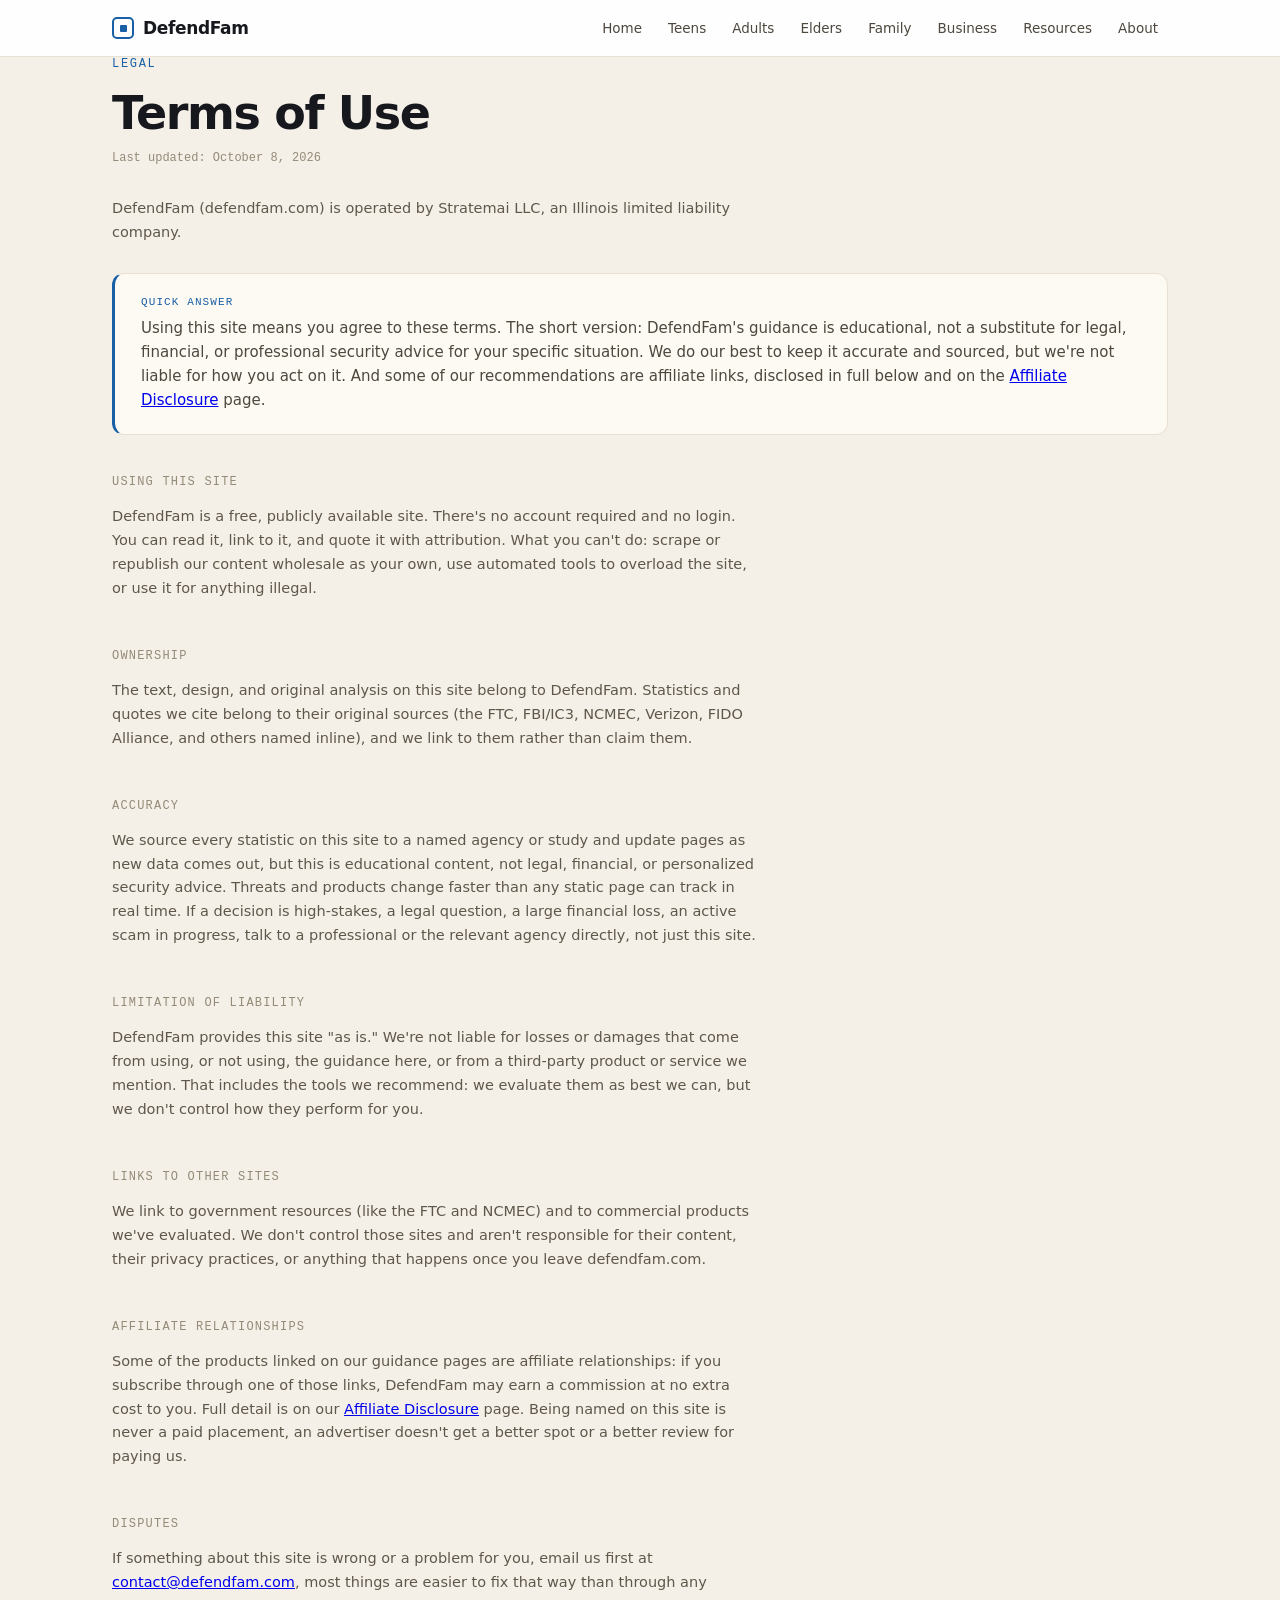
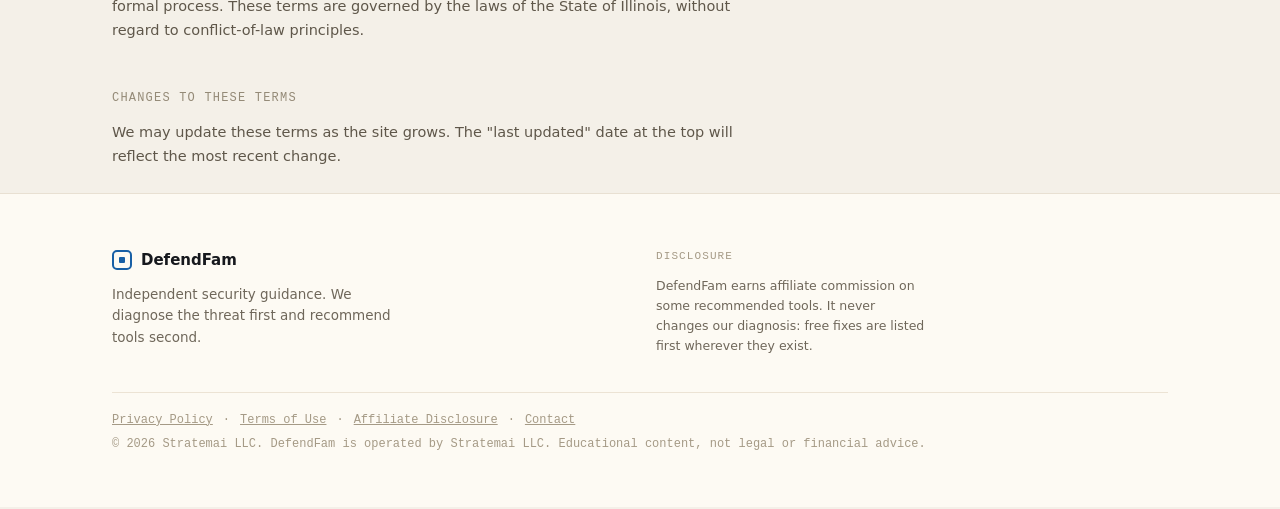
<file: terms.html>
<!DOCTYPE html>
<html lang="en">
<head>
<!-- Google Tag Manager -->
<script>(function(w,d,s,l,i){w[l]=w[l]||[];w[l].push({'gtm.start':
new Date().getTime(),event:'gtm.js'});var f=d.getElementsByTagName(s)[0],
j=d.createElement(s),dl=l!='dataLayer'?'&l='+l:'';j.async=true;j.src=
'https://www.googletagmanager.com/gtm.js?id='+i+dl;f.parentNode.insertBefore(j,f);
})(window,document,'script','dataLayer','GTM-TTX3BP2R');</script>
<!-- End Google Tag Manager -->
<meta charset="utf-8">
<meta name="viewport" content="width=device-width, initial-scale=1">
<title>Terms of Use: Rules for Using DefendFam</title>
<meta name="description" content="The terms that apply to using DefendFam's security guidance, including our disclaimer, liability limits, and affiliate relationships.">
<style>
  * { box-sizing: border-box; }
  body { margin: 0; }
  :root {
    --accent: #185FA5;
    --accent-light: #6fa8db;
    --cream: #f4f0e8;
    --cream-card: #fdfaf3;
    --border: #e8e0d2;
    --border-2: #ece3d4;
    --dark: #16181d;
    --dark-card: #1c1f26;
    --ink: #16181d;
    --ink-soft: #4d473d;
    --ink-mute: #5f574a;
    --label: #948a77;
  }
  ::selection { background: rgba(24,95,165,0.18); }
  body {
    font-family: 'Inter', system-ui, -apple-system, sans-serif;
    background: var(--cream);
    color: var(--ink);
    min-height: 100vh;
    -webkit-font-smoothing: antialiased;
  }
  .mono { font-family: 'IBM Plex Mono', ui-monospace, monospace; }
  nav {
    position: sticky; top: 0; z-index: 50;
    background: rgba(255,255,255,0.92); backdrop-filter: blur(10px);
    border-bottom: 1px solid var(--border);
  }
  .nav-inner {
    max-width: 1120px; margin: 0 auto; padding: 13px clamp(16px,4vw,32px);
    display: flex; align-items: center; justify-content: space-between; gap: 16px; flex-wrap: wrap;
  }
  .brand { display: flex; align-items: center; gap: 9px; cursor: pointer; }
  .brand-mark { width: 22px; height: 22px; border: 2px solid var(--accent); border-radius: 5px; display: flex; align-items: center; justify-content: center; }
  .brand-mark span { width: 7px; height: 7px; background: var(--accent); border-radius: 1px; display: block; }
  .brand-name { font-weight: 700; font-size: 17px; letter-spacing: -0.02em; }
  .nav-items { display: flex; align-items: center; gap: clamp(2px,1vw,6px); flex-wrap: wrap; }
  .nav-link {
    font-size: 13.5px; font-weight: 500; color: var(--ink-soft); padding: 7px 10px; border-radius: 8px;
    cursor: pointer; text-decoration: none; white-space: nowrap; background: transparent;
    transition: color .15s, background .15s; border: none; font-family: inherit;
  }
  .nav-link.active { font-weight: 600; color: var(--accent); background: rgba(24,95,165,0.10); }
  main { max-width: 1120px; margin: 0 auto; padding: 0 clamp(16px,4vw,32px); }
  section[data-section] { display: none; }
  section[data-section].active { display: block; }
  .eyebrow { font-size: 12px; letter-spacing: 0.14em; text-transform: uppercase; color: var(--accent); margin-bottom: 18px; }
  h1 { font-size: clamp(40px,8.5vw,76px); line-height: 0.96; font-weight: 800; letter-spacing: -0.04em; margin: 0; max-width: 13ch; }
  .lede { font-size: clamp(16px,2.2vw,21px); line-height: 1.5; color: var(--ink-mute); max-width: 52ch; margin: 22px 0 0; }
  .grid-3 { display: grid; grid-template-columns: repeat(auto-fit,minmax(260px,1fr)); gap: 16px; }
  .grid-2 { display: grid; grid-template-columns: repeat(auto-fit,minmax(260px,1fr)); gap: 16px; }
  .card {
    background: var(--cream-card); border: 1px solid var(--border); border-radius: 16px; padding: 28px;
    cursor: pointer; transition: transform .15s, box-shadow .15s, border-color .15s; display: flex; flex-direction: column;
    text-align: left; font-family: inherit; color: inherit;
  }
  .card:hover { transform: translateY(-3px); box-shadow: 0 12px 30px rgba(16,24,40,0.08); border-color: #d8cfbf; }
  .card-icon { width: 44px; height: 44px; border-radius: 11px; background: #e7eef7; display: flex; align-items: center; justify-content: center; margin-bottom: 18px; }
  .risk-label { font-size: 11px; letter-spacing: 0.1em; text-transform: uppercase; color: var(--label); }
  .card h3 { font-size: 21px; font-weight: 700; letter-spacing: -0.02em; margin: 6px 0 8px; }
  .card p { font-size: 14.5px; line-height: 1.55; color: var(--ink-mute); margin: 0 0 18px; }
  .card-foot { margin-top: auto; padding-top: 14px; border-top: 1px solid var(--border-2); display: flex; flex-direction: column; gap: 12px; }
  .stat-row { display: flex; align-items: center; justify-content: space-between; gap: 8px; }
  .stat-big { font-family: 'IBM Plex Mono', monospace; font-size: 21px; color: var(--ink); font-weight: 600; letter-spacing: -0.02em; }
  .badge { display: inline-flex; align-items: center; gap: 5px; font-family: 'IBM Plex Mono', monospace; font-size: 9.5px; letter-spacing: 0.05em; text-transform: uppercase; color: #857b69; border: 1px solid var(--border); border-radius: 20px; padding: 3px 8px; }
  .badge .dot { color: var(--accent); }
  .cta-link { display: inline-flex; align-items: center; gap: 6px; font-weight: 600; font-size: 14px; color: var(--accent); }
  .why-box { background: var(--dark); border-radius: 20px; padding: clamp(28px,4.5vw,52px); color: #f1ece3; margin: 40px 0 clamp(40px,5vw,56px); }
  .why-grid { display: grid; grid-template-columns: repeat(auto-fit,minmax(260px,1fr)); gap: clamp(24px,4vw,48px); align-items: start; }
  .why-box h2 { font-size: clamp(24px,3.6vw,34px); font-weight: 700; letter-spacing: -0.025em; line-height: 1.15; margin: 0; }
  .why-list { display: flex; flex-direction: column; gap: 11px; }
  .why-item { display: flex; gap: 11px; align-items: flex-start; }
  .why-item .mark { color: var(--accent-light); font-weight: 700; }
  .why-item span.txt { font-size: 14.5px; line-height: 1.5; color: #ddd3c2; }
  section .inner { padding: clamp(40px,6vw,72px) 0; }
  h2.brief-h { font-size: clamp(28px,5vw,46px); font-weight: 800; letter-spacing: -0.03em; line-height: 1.05; margin: 0; max-width: 18ch; }
  .stat-grid { display: grid; grid-template-columns: repeat(auto-fit,minmax(280px,1fr)); gap: 20px; margin-top: 36px; align-items: stretch; }
  .stat-block { background: var(--dark); border-radius: 18px; padding: clamp(26px,3.5vw,38px); color: #fdfaf3; display: flex; flex-direction: column; justify-content: center; }
  .stat-num { font-size: clamp(48px,9vw,84px); font-weight: 800; letter-spacing: -0.04em; line-height: 1; }
  .stat-desc { font-size: 15px; color: #bbb1a0; margin-top: 10px; max-width: 32ch; }
  .stat-source { display: inline-flex; align-items: center; gap: 7px; margin-top: 18px; font-family: 'IBM Plex Mono', monospace; font-size: 11px; letter-spacing: 0.05em; text-transform: uppercase; color: var(--accent-light); }
  .panel { background: var(--cream-card); border: 1px solid var(--border); border-radius: 18px; padding: clamp(24px,3vw,32px); }
  .bars { display: flex; align-items: flex-end; gap: clamp(8px,2vw,18px); height: 150px; }
  .bar-col { flex: 1; display: flex; flex-direction: column; align-items: center; gap: 8px; height: 100%; justify-content: flex-end; }
  .bar { width: 100%; border-radius: 6px 6px 0 0; }
  .section-block { margin-top: 48px; }
  .block-label { font-family: 'IBM Plex Mono', monospace; font-size: 12px; letter-spacing: 0.1em; text-transform: uppercase; color: var(--label); margin-bottom: 16px; }
  .why-targeted-grid, .vector-grid { display: grid; grid-template-columns: repeat(auto-fit,minmax(240px,1fr)); gap: 14px; }
  .mini-card { background: var(--cream-card); border: 1px solid var(--border); border-radius: 14px; padding: 22px; }
  .mini-card h4 { font-weight: 700; font-size: 15.5px; margin: 0 0 6px; }
  .mini-card p { margin: 0; font-size: 14px; line-height: 1.55; color: var(--ink-mute); }
  .vector-card { background: #1c1f26; border: 1px solid #2c313b; border-radius: 14px; padding: 22px; color: #f1ece3; }
  .vector-card .vlabel { font-family: 'IBM Plex Mono', monospace; font-size: 11px; color: var(--accent-light); margin-bottom: 10px; }
  .vector-card h4 { font-weight: 700; font-size: 15.5px; margin: 0 0 6px; }
  .vector-card p { margin: 0; font-size: 14px; line-height: 1.55; color: #bbb1a0; }
  .guidance-label { font-family: 'IBM Plex Mono', monospace; font-size: 12px; letter-spacing: 0.1em; text-transform: uppercase; color: var(--accent); margin-bottom: 6px; }
  h3.guidance-h { font-size: clamp(20px,3vw,26px); font-weight: 700; letter-spacing: -0.02em; margin: 0 0 20px; }
  .step-grid { display: grid; grid-template-columns: repeat(auto-fit,minmax(250px,1fr)); gap: 16px; }
  .step-card { background: var(--cream-card); border: 1px solid var(--border); border-radius: 16px; padding: 26px; display: flex; flex-direction: column; }
  .step-num { font-family: 'IBM Plex Mono', monospace; font-size: 13px; color: var(--accent); font-weight: 600; margin-bottom: 14px; }
  .step-card h4 { font-weight: 700; font-size: 17px; margin: 0 0 8px; }
  .step-card p { font-size: 14px; line-height: 1.55; color: var(--ink-mute); margin: 0 0 16px; }
  .step-cost { margin-top: auto; font-family: 'IBM Plex Mono', monospace; font-size: 11px; color: var(--label); }
  .priority-row { background: var(--cream-card); border: 1px solid var(--border); border-radius: 14px; padding: 22px 24px; display: flex; gap: 20px; align-items: center; flex-wrap: wrap; }
  .priority-num { font-family: 'IBM Plex Mono', monospace; font-size: 22px; font-weight: 600; color: var(--accent); min-width: 36px; }
  .priority-row h4 { font-weight: 700; font-size: 16.5px; margin: 0 0 4px; }
  .priority-row p { margin: 0; font-size: 14px; line-height: 1.5; color: var(--ink-mute); }
  .priority-stack { display: flex; flex-direction: column; gap: 12px; }
  .cta-btn { display: inline-flex; align-items: center; gap: 9px; background: var(--accent); color: #fdfaf3; padding: 15px 24px; border-radius: 10px; font-weight: 600; font-size: 15px; text-decoration: none; cursor: pointer; border: none; font-family: inherit; margin-top: 26px; }
  .cta-btn:hover { filter: brightness(0.92); }
  .cta-btn.ghost { background: transparent; border: 1px solid var(--border); color: var(--ink); }
  .cta-btn.ghost:hover { filter: none; border-color: #c9bea6; }
  .donut-wrap { display: flex; flex-direction: column; align-items: center; justify-content: center; text-align: center; gap: 16px; }
  .donut { width: 148px; height: 148px; border-radius: 50%; display: flex; align-items: center; justify-content: center; }
  .donut-inner { width: 104px; height: 104px; border-radius: 50%; background: var(--cream-card); display: flex; flex-direction: column; align-items: center; justify-content: center; }
  .donut-inner .num { font-size: 32px; font-weight: 800; letter-spacing: -0.03em; }
  .two-col { display: grid; grid-template-columns: repeat(auto-fit,minmax(280px,1fr)); gap: 16px; margin-top: 36px; }
  .article-grid { display: grid; grid-template-columns: repeat(auto-fit,minmax(290px,1fr)); gap: 18px; margin-top: 40px; }
  article { background: var(--cream-card); border: 1px solid var(--border); border-radius: 18px; overflow: hidden; display: flex; flex-direction: column; transition: transform .15s, box-shadow .15s; }
  article:hover { transform: translateY(-3px); box-shadow: 0 14px 34px rgba(16,24,40,0.09); }
  .art-fig { height: 150px; background: repeating-linear-gradient(135deg,#e6edf6,#e6edf6 10px,#dbe6f2 10px,#dbe6f2 20px); display: flex; align-items: flex-end; padding: 16px; }
  .art-fig span { font-family: 'IBM Plex Mono', monospace; font-size: 11px; color: var(--label); background: var(--cream-card); padding: 4px 9px; border-radius: 5px; }
  .art-body { padding: 24px; display: flex; flex-direction: column; flex: 1; }
  .art-cat { font-family: 'IBM Plex Mono', monospace; font-size: 11px; color: var(--label); margin-bottom: 12px; }
  article h3 { font-size: 18.5px; font-weight: 700; letter-spacing: -0.015em; line-height: 1.3; margin: 0 0 10px; }
  article p { font-size: 14px; line-height: 1.55; color: var(--ink-mute); margin: 0; flex: 1; }
  footer { border-top: 1px solid var(--border); background: var(--cream-card); margin-top: 24px; }
  .footer-inner { max-width: 1120px; margin: 0 auto; padding: clamp(36px,5vw,56px) clamp(16px,4vw,32px); }
  .footer-grid { display: grid; grid-template-columns: repeat(auto-fit,minmax(220px,1fr)); gap: 32px; }
  .footer-label { font-family: 'IBM Plex Mono', monospace; font-size: 11px; letter-spacing: 0.1em; text-transform: uppercase; color: #a59a86; margin-bottom: 14px; }
  .footer-brand p { font-size: 13.5px; line-height: 1.6; color: #6f675a; margin: 0; max-width: 34ch; }
  .footer-sources { display: flex; flex-direction: column; gap: 8px; font-size: 12.5px; color: #6f675a; line-height: 1.4; }
  .footer-disclosure p { font-size: 12.5px; line-height: 1.6; color: #6f675a; margin: 0; max-width: 34ch; }
  .copyright { margin-top: 36px; padding-top: 20px; border-top: 1px solid var(--border-2); font-size: 12px; color: #a59a86; font-family: 'IBM Plex Mono', monospace; }
  .quick-answer { background: var(--cream-card); border: 1px solid var(--border); border-left: 3px solid var(--accent); border-radius: 12px; padding: 22px 26px; margin: 28px 0 40px; }
  .quick-answer .qa-label { font-family: 'IBM Plex Mono', monospace; font-size: 11px; letter-spacing: 0.1em; text-transform: uppercase; color: var(--accent); margin-bottom: 8px; }
  .quick-answer p { margin: 0; font-size: 15px; line-height: 1.6; color: var(--ink-soft); }
  .fork-box { display: grid; grid-template-columns: repeat(auto-fit,minmax(240px,1fr)); gap: 16px; margin: 32px 0 clamp(40px,5vw,56px); }
  .fork-card { background: var(--cream-card); border: 1px solid var(--border); border-radius: 16px; padding: 24px; text-align: left; cursor: pointer; font-family: inherit; }
  .fork-card:hover { border-color: #d8cfbf; }
  .fork-card .flabel { font-family: 'IBM Plex Mono', monospace; font-size: 11px; letter-spacing: 0.1em; text-transform: uppercase; color: var(--label); margin-bottom: 6px; }
  .fork-card h4 { font-weight: 700; font-size: 17px; margin: 0 0 6px; }
  .fork-card p { margin: 0; font-size: 13.5px; line-height: 1.5; color: var(--ink-mute); }
  .support-grid { display: grid; grid-template-columns: repeat(auto-fit,minmax(260px,1fr)); gap: 14px; }
  .vendor-card { background: var(--cream-card); border: 1px solid var(--border); border-radius: 14px; padding: 22px; }
  .vendor-card .vkind { font-family: 'IBM Plex Mono', monospace; font-size: 10px; letter-spacing: 0.08em; text-transform: uppercase; color: var(--accent); margin-bottom: 8px; }
  .vendor-card h4 { font-weight: 700; font-size: 16px; margin: 0 0 6px; }
  .vendor-card p { margin: 0; font-size: 13.5px; line-height: 1.55; color: var(--ink-mute); }
  .about-lede { font-size: clamp(17px,2.4vw,22px); line-height: 1.5; color: var(--ink-soft); max-width: 58ch; margin: 22px 0 40px; font-weight: 500; }
  .note-box { background: #eef3fa; border: 1px solid #d7e4f1; border-radius: 14px; padding: 22px 24px; font-size: 14.5px; line-height: 1.6; color: var(--ink-soft); }
  .affiliate-note { font-size: 13px; line-height: 1.5; color: var(--ink-mute); margin: -8px 0 16px; }
  .affiliate-note a { color: var(--accent); text-decoration: underline; }
  .footer-legal { display: flex; flex-wrap: wrap; gap: 6px 10px; margin-bottom: 10px; }
  .footer-legal a { color: #a59a86; text-decoration: underline; }
  .footer-legal a:hover { color: var(--accent); }
  .legal-meta { font-family: 'IBM Plex Mono', ui-monospace, monospace; font-size: 12px; color: var(--label); margin: 14px 0 32px; }
  .legal-list { margin: 0; padding-left: 20px; font-size: 14.5px; line-height: 1.65; color: var(--ink-mute); max-width: 70ch; }
  .legal-list li { margin-bottom: 8px; }
  .legal-p { font-size: 14.5px; line-height: 1.65; color: var(--ink-mute); max-width: 70ch; margin: 0 0 16px; }
  .brand { text-decoration: none; color: inherit; }
</style>
</head>
<body>
<!-- Google Tag Manager (noscript) -->
<noscript><iframe src="https://www.googletagmanager.com/ns.html?id=GTM-TTX3BP2R"
height="0" width="0" style="display:none;visibility:hidden"></iframe></noscript>
<!-- End Google Tag Manager (noscript) -->

<nav>
  <div class="nav-inner">
    <a class="brand" href="index.html">
      <div class="brand-mark"><span></span></div>
      <span class="brand-name">DefendFam</span>
    </a>
    <div class="nav-items">
      <a class="nav-link" href="index.html">Home</a>
      <a class="nav-link" href="index.html#teens">Teens</a>
      <a class="nav-link" href="index.html#adults">Adults</a>
      <a class="nav-link" href="index.html#elders">Elders</a>
      <a class="nav-link" href="index.html#family">Family</a>
      <a class="nav-link" href="index.html#business">Business</a>
      <a class="nav-link" href="index.html#resources">Resources</a>
      <a class="nav-link" href="index.html#about">About</a>
    </div>
  </div>
</nav>
 
<main>
  <div class="inner">
    <div class="eyebrow mono">Legal</div>
    <h2 class="brief-h">Terms of Use</h2>
    <div class="legal-meta">Last updated: October 8, 2026</div>
    <p class="legal-p">DefendFam (defendfam.com) is operated by Stratemai LLC, an Illinois limited liability company.</p>

    <div class="quick-answer">
      <div class="qa-label mono">Quick answer</div>
      <p>Using this site means you agree to these terms. The short version: DefendFam's guidance is educational, not a substitute for legal, financial, or professional security advice for your specific situation. We do our best to keep it accurate and sourced, but we're not liable for how you act on it. And some of our recommendations are affiliate links, disclosed in full below and on the <a href="affiliate-disclosure.html">Affiliate Disclosure</a> page.</p>
    </div>

    <div class="section-block" style="margin-top:0;">
      <div class="block-label mono">Using this site</div>
      <p class="legal-p">DefendFam is a free, publicly available site. There's no account required and no login. You can read it, link to it, and quote it with attribution. What you can't do: scrape or republish our content wholesale as your own, use automated tools to overload the site, or use it for anything illegal.</p>
    </div>

    <div class="section-block">
      <div class="block-label mono">Ownership</div>
      <p class="legal-p">The text, design, and original analysis on this site belong to DefendFam. Statistics and quotes we cite belong to their original sources (the FTC, FBI/IC3, NCMEC, Verizon, FIDO Alliance, and others named inline), and we link to them rather than claim them.</p>
    </div>

    <div class="section-block">
      <div class="block-label mono">Accuracy</div>
      <p class="legal-p">We source every statistic on this site to a named agency or study and update pages as new data comes out, but this is educational content, not legal, financial, or personalized security advice. Threats and products change faster than any static page can track in real time. If a decision is high-stakes, a legal question, a large financial loss, an active scam in progress, talk to a professional or the relevant agency directly, not just this site.</p>
    </div>

    <div class="section-block">
      <div class="block-label mono">Limitation of liability</div>
      <p class="legal-p">DefendFam provides this site "as is." We're not liable for losses or damages that come from using, or not using, the guidance here, or from a third-party product or service we mention. That includes the tools we recommend: we evaluate them as best we can, but we don't control how they perform for you.</p>
    </div>

    <div class="section-block">
      <div class="block-label mono">Links to other sites</div>
      <p class="legal-p">We link to government resources (like the FTC and NCMEC) and to commercial products we've evaluated. We don't control those sites and aren't responsible for their content, their privacy practices, or anything that happens once you leave defendfam.com.</p>
    </div>

    <div class="section-block">
      <div class="block-label mono">Affiliate relationships</div>
      <p class="legal-p">Some of the products linked on our guidance pages are affiliate relationships: if you subscribe through one of those links, DefendFam may earn a commission at no extra cost to you. Full detail is on our <a href="affiliate-disclosure.html">Affiliate Disclosure</a> page. Being named on this site is never a paid placement, an advertiser doesn't get a better spot or a better review for paying us.</p>
    </div>

    <div class="section-block">
      <div class="block-label mono">Disputes</div>
      <p class="legal-p">If something about this site is wrong or a problem for you, email us first at <a href="mailto:contact@defendfam.com">contact@defendfam.com</a>, most things are easier to fix that way than through any formal process. These terms are governed by the laws of the State of Illinois, without regard to conflict-of-law principles.</p>
    </div>

    <div class="section-block">
      <div class="block-label mono">Changes to these terms</div>
      <p class="legal-p">We may update these terms as the site grows. The "last updated" date at the top will reflect the most recent change.</p>
    </div>
  </div>
</main>
 
<footer>
  <div class="footer-inner">
    <div class="footer-grid">
      <div class="footer-brand">
        <div style="display:flex;align-items:center;gap:9px;margin-bottom:14px;">
          <div style="width:20px;height:20px;border:2px solid var(--accent);border-radius:5px;display:flex;align-items:center;justify-content:center;"><div style="width:6px;height:6px;background:var(--accent);border-radius:1px;"></div></div>
          <span style="font-weight:700;font-size:15px;">DefendFam</span>
        </div>
        <p>Independent security guidance. We diagnose the threat first and recommend tools second.</p>
      </div>
      <div class="footer-disclosure">
        <div class="footer-label mono">Disclosure</div>
        <p>DefendFam earns affiliate commission on some recommended tools. It never changes our diagnosis: free fixes are listed first wherever they exist.</p>
      </div>
    </div>
    <div class="copyright">
      <div class="footer-legal"><a href="privacy.html">Privacy Policy</a> · <a href="terms.html">Terms of Use</a> · <a href="affiliate-disclosure.html">Affiliate Disclosure</a> · <a href="mailto:contact@defendfam.com">Contact</a></div>
      <div>© 2026 Stratemai LLC. DefendFam is operated by Stratemai LLC. Educational content, not legal or financial advice.</div>
    </div>
  </div>
</footer>
 
</body>
</html>
</file>
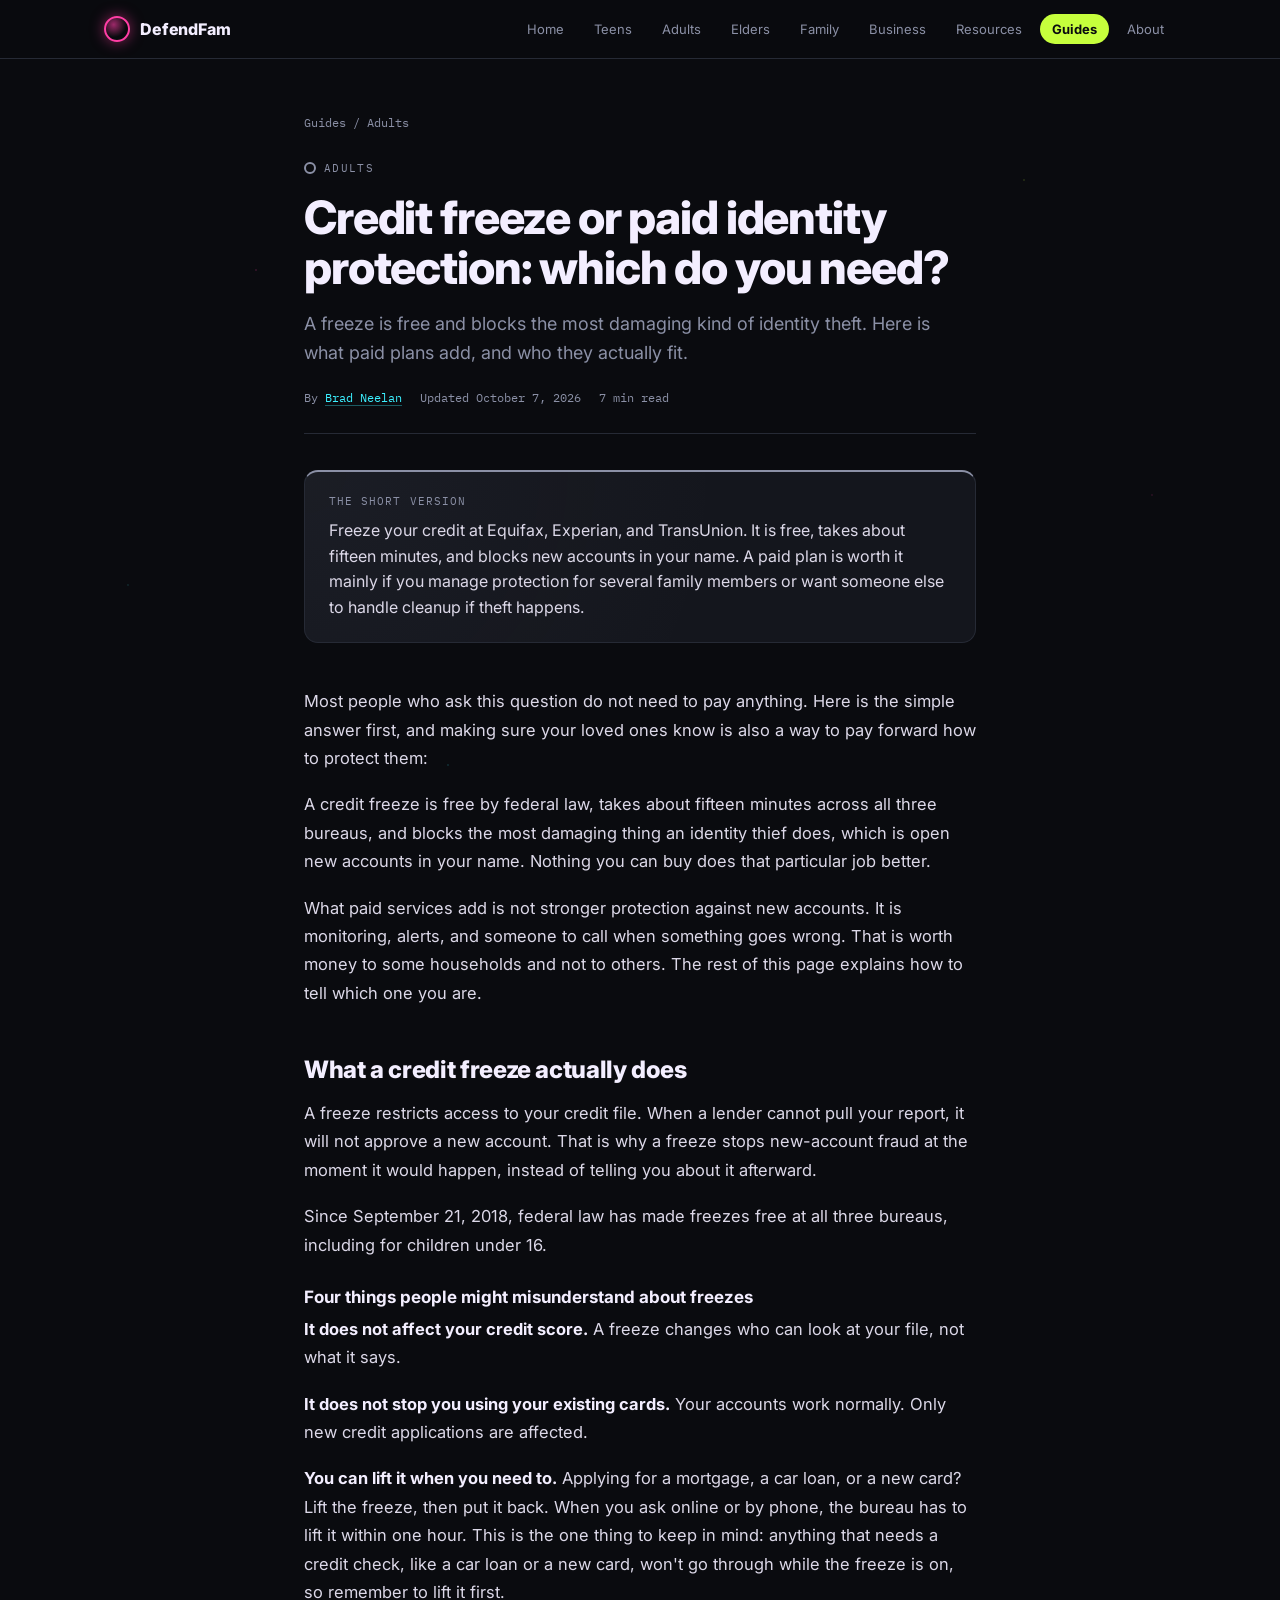
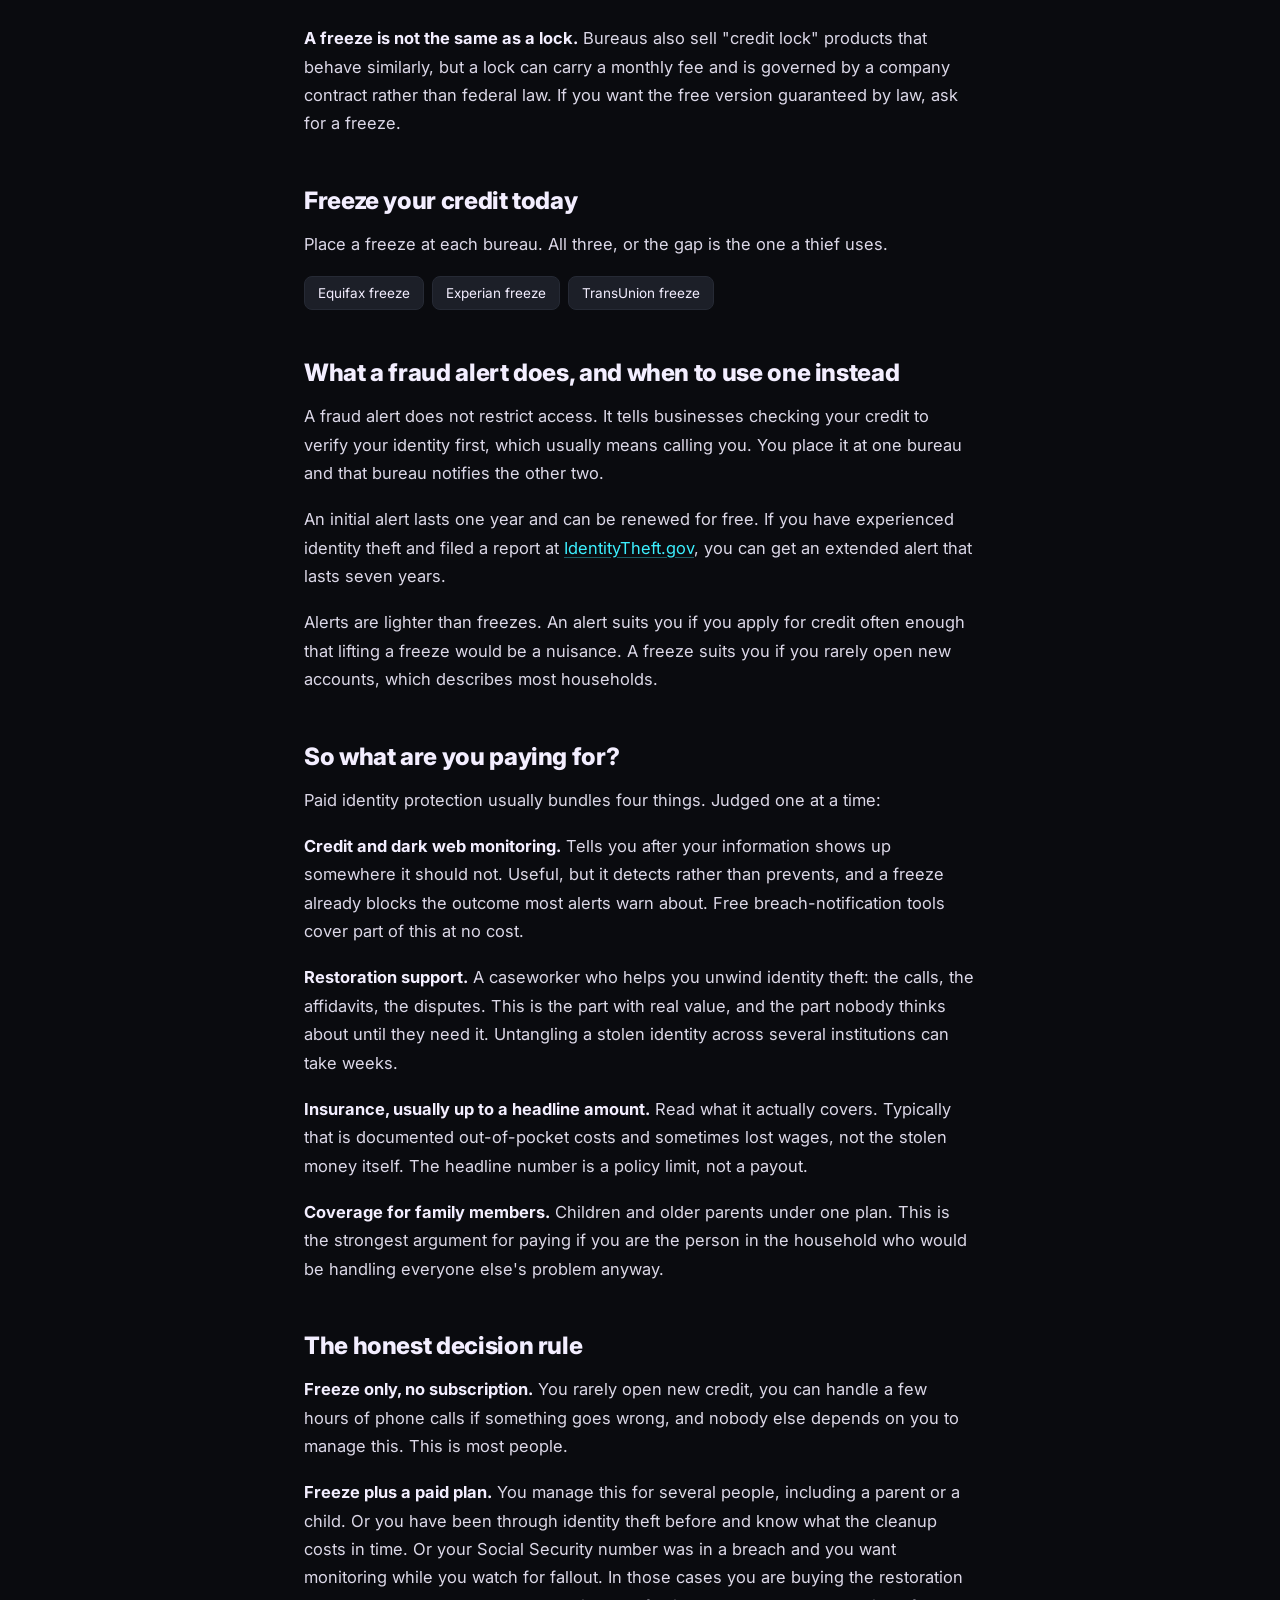
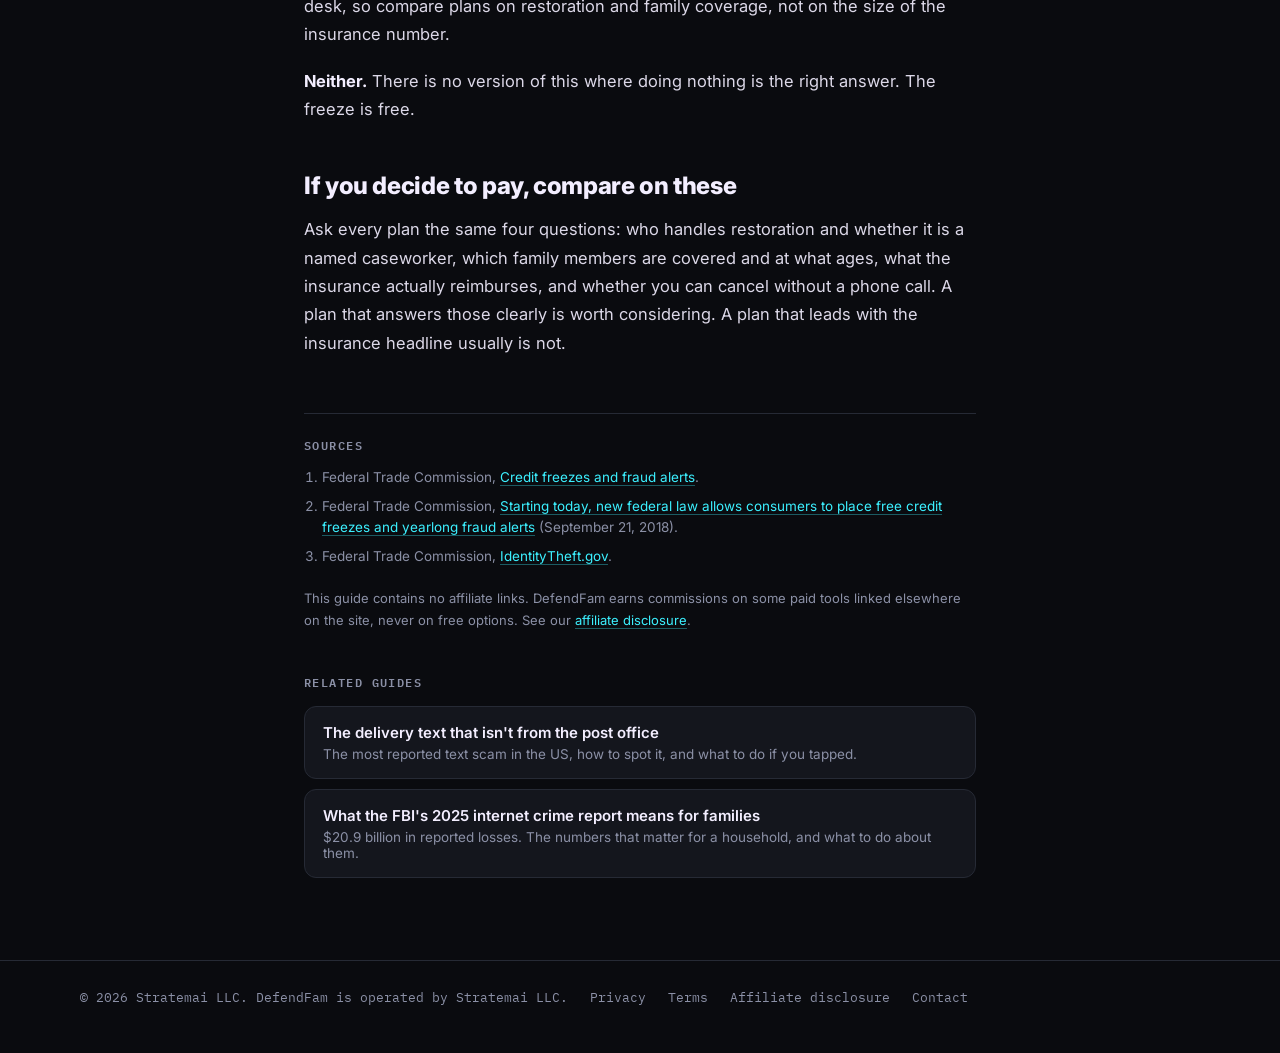
<file: articles/credit-freeze-vs-identity-protection.html>
<!DOCTYPE html>
<html lang="en">
<head>
<!-- Google Tag Manager -->
<script>(function(w,d,s,l,i){w[l]=w[l]||[];w[l].push({'gtm.start':
new Date().getTime(),event:'gtm.js'});var f=d.getElementsByTagName(s)[0],
j=d.createElement(s),dl=l!='dataLayer'?'&l='+l:'';j.async=true;j.src=
'https://www.googletagmanager.com/gtm.js?id='+i+dl;f.parentNode.insertBefore(j,f);
})(window,document,'script','dataLayer','GTM-TTX3BP2R');</script>
<!-- End Google Tag Manager -->
<meta charset="UTF-8">
<meta name="viewport" content="width=device-width, initial-scale=1, viewport-fit=cover">
<title>Credit freeze or paid identity protection: which do you actually need? | DefendFam</title>
<meta name="description" content="A credit freeze is free and blocks new-account fraud. Here is what paid identity protection adds, and when it is worth the money.">
<link rel="canonical" href="https://defendfam.com/articles/credit-freeze-vs-identity-protection.html">
<meta property="og:type" content="article">
<meta property="og:site_name" content="DefendFam">
<meta property="og:title" content="Credit freeze or paid identity protection: which do you actually need?">
<meta property="og:description" content="A credit freeze is free and blocks new-account fraud. Here is what paid identity protection adds, and when it is worth the money.">
<meta property="og:url" content="https://defendfam.com/articles/credit-freeze-vs-identity-protection.html">
<meta property="og:image" content="https://defendfam.com/og-image.png">
<meta name="twitter:card" content="summary_large_image">
<meta name="defendfam:persona" content="adults">
<link rel="preconnect" href="https://fonts.googleapis.com">
<link rel="preconnect" href="https://fonts.gstatic.com" crossorigin>
<link href="https://fonts.googleapis.com/css2?family=Inter:wght@400;500;600;700;800&family=IBM+Plex+Mono:wght@400;500;600;700&display=swap" rel="stylesheet">
<link rel="stylesheet" href="/articles/article.css">
<script type="application/ld+json">
{
 "@context": "https://schema.org",
 "@type": "Article",
 "headline": "Credit freeze or paid identity protection: which do you actually need?",
 "description": "A credit freeze is free and blocks new-account fraud. Here is what paid identity protection adds, and when it is worth the money.",
 "datePublished": "2026-10-01",
 "dateModified": "2026-10-07",
 "mainEntityOfPage": "https://defendfam.com/articles/credit-freeze-vs-identity-protection.html",
 "image": "https://defendfam.com/og-image.png",
 "author": {
  "@type": "Person",
  "name": "Brad Neelan",
  "url": "https://defendfam.com/about.html#brad-neelan"
 },
 "publisher": {
  "@type": "Organization",
  "name": "DefendFam",
  "url": "https://defendfam.com"
 }
}
</script>
</head>
<body data-cat="adults">
<!-- Google Tag Manager (noscript) -->
<noscript><iframe src="https://www.googletagmanager.com/ns.html?id=GTM-TTX3BP2R"
height="0" width="0" style="display:none;visibility:hidden"></iframe></noscript>
<!-- End Google Tag Manager (noscript) -->
<div class="stars" aria-hidden="true"></div>
<nav><div class="nav-inner">
  <a class="brand" href="/"><span class="visor" aria-hidden="true"></span><span class="brand-name">DefendFam</span></a>
  <div class="nav-links"><a class="nav-link" href="/">Home</a><a class="nav-link" href="/#teens">Teens</a><a class="nav-link" href="/#adults">Adults</a><a class="nav-link" href="/#elders">Elders</a><a class="nav-link" href="/#family">Family</a><a class="nav-link" href="/#business">Business</a><a class="nav-link" href="/#resources">Resources</a><a class="nav-link active" href="/articles/" aria-current="page">Guides</a><a class="nav-link" href="/about.html">About</a></div>
</div></nav>
<main>
  <div class="crumb mono"><a href="/articles/">Guides</a> / Adults</div>
  <article>
    <header>
      <div class="tag mono"><span class="ring" aria-hidden="true"></span>Adults</div>
      <h1>Credit freeze or paid identity protection: <span class="grad">which do you need?</span></h1>
      <p class="dek">A freeze is free and blocks the most damaging kind of identity theft. Here is what paid plans add, and who they actually fit.</p>
      <div class="byline mono"><span>By <a href="/about.html#brad-neelan">Brad Neelan</a></span><span>Updated <time datetime="2026-10-07">October 7, 2026</time></span><span>7 min read</span></div>
    </header>
    <section class="readout" aria-label="The short version">
      <div class="readout-label mono">The short version</div>
      <p>Freeze your credit at Equifax, Experian, and TransUnion. It is free, takes about fifteen minutes, and blocks new accounts in your name. A paid plan is worth it mainly if you manage protection for several family members or want someone else to handle cleanup if theft happens.</p>
    </section>
    
<p>Most people who ask this question do not need to pay anything. Here is the simple answer first, and making sure your loved ones know is also a way to pay forward how to protect them:</p>
<p>A credit freeze is free by federal law, takes about fifteen minutes across all three bureaus, and blocks the most damaging thing an identity thief does, which is open new accounts in your name. Nothing you can buy does that particular job better.</p>
<p>What paid services add is not stronger protection against new accounts. It is monitoring, alerts, and someone to call when something goes wrong. That is worth money to some households and not to others. The rest of this page explains how to tell which one you are.</p>

<h2>What a credit freeze actually does</h2>
<p>A freeze restricts access to your credit file. When a lender cannot pull your report, it will not approve a new account. That is why a freeze stops new-account fraud at the moment it would happen, instead of telling you about it afterward.</p>
<p>Since September 21, 2018, federal law has made freezes free at all three bureaus, including for children under 16.</p>
<h3>Four things people might misunderstand about freezes</h3>
<p><strong>It does not affect your credit score.</strong> A freeze changes who can look at your file, not what it says.</p>
<p><strong>It does not stop you using your existing cards.</strong> Your accounts work normally. Only new credit applications are affected.</p>
<p><strong>You can lift it when you need to.</strong> Applying for a mortgage, a car loan, or a new card? Lift the freeze, then put it back. When you ask online or by phone, the bureau has to lift it within one hour. This is the one thing to keep in mind: anything that needs a credit check, like a car loan or a new card, won't go through while the freeze is on, so remember to lift it first.</p>
<p><strong>A freeze is not the same as a lock.</strong> Bureaus also sell "credit lock" products that behave similarly, but a lock can carry a monthly fee and is governed by a company contract rather than federal law. If you want the free version guaranteed by law, ask for a freeze.</p>

<h2>Freeze your credit today</h2>
<p>Place a freeze at each bureau. All three, or the gap is the one a thief uses.</p>
<div class="links"><a href="https://www.equifax.com/personal/credit-report-services/credit-freeze/">Equifax freeze</a><a href="https://www.experian.com/freeze/center.html">Experian freeze</a><a href="https://www.transunion.com/credit-freeze">TransUnion freeze</a></div>

<h2>What a fraud alert does, and when to use one instead</h2>
<p>A fraud alert does not restrict access. It tells businesses checking your credit to verify your identity first, which usually means calling you. You place it at one bureau and that bureau notifies the other two.</p>
<p>An initial alert lasts one year and can be renewed for free. If you have experienced identity theft and filed a report at <a href="https://www.identitytheft.gov">IdentityTheft.gov</a>, you can get an extended alert that lasts seven years.</p>
<p>Alerts are lighter than freezes. An alert suits you if you apply for credit often enough that lifting a freeze would be a nuisance. A freeze suits you if you rarely open new accounts, which describes most households.</p>

<h2>So what are you paying for?</h2>
<p>Paid identity protection usually bundles four things. Judged one at a time:</p>
<p><strong>Credit and dark web monitoring.</strong> Tells you after your information shows up somewhere it should not. Useful, but it detects rather than prevents, and a freeze already blocks the outcome most alerts warn about. Free breach-notification tools cover part of this at no cost.</p>
<p><strong>Restoration support.</strong> A caseworker who helps you unwind identity theft: the calls, the affidavits, the disputes. This is the part with real value, and the part nobody thinks about until they need it. Untangling a stolen identity across several institutions can take weeks.</p>
<p><strong>Insurance, usually up to a headline amount.</strong> Read what it actually covers. Typically that is documented out-of-pocket costs and sometimes lost wages, not the stolen money itself. The headline number is a policy limit, not a payout.</p>
<p><strong>Coverage for family members.</strong> Children and older parents under one plan. This is the strongest argument for paying if you are the person in the household who would be handling everyone else's problem anyway.</p>

<h2>The honest decision rule</h2>
<p><strong>Freeze only, no subscription.</strong> You rarely open new credit, you can handle a few hours of phone calls if something goes wrong, and nobody else depends on you to manage this. This is most people.</p>
<p><strong>Freeze plus a paid plan.</strong> You manage this for several people, including a parent or a child. Or you have been through identity theft before and know what the cleanup costs in time. Or your Social Security number was in a breach and you want monitoring while you watch for fallout. In those cases you are buying the restoration desk, so compare plans on restoration and family coverage, not on the size of the insurance number.</p>
<p><strong>Neither.</strong> There is no version of this where doing nothing is the right answer. The freeze is free.</p>

<h2>If you decide to pay, compare on these</h2>
<p>Ask every plan the same four questions: who handles restoration and whether it is a named caseworker, which family members are covered and at what ages, what the insurance actually reimburses, and whether you can cancel without a phone call. A plan that answers those clearly is worth considering. A plan that leads with the insurance headline usually is not.</p>

    <section class="sources" aria-label="Sources">
      <h2>Sources</h2>
      <ol><li>Federal Trade Commission, <a href="https://consumer.ftc.gov/articles/credit-freezes-and-fraud-alerts">Credit freezes and fraud alerts</a>.</li><li>Federal Trade Commission, <a href="https://www.ftc.gov/news-events/news/press-releases/2018/09/starting-today-new-federal-law-allows-consumers-place-free-credit-freezes-yearlong-fraud-alerts">Starting today, new federal law allows consumers to place free credit freezes and yearlong fraud alerts</a> (September 21, 2018).</li><li>Federal Trade Commission, <a href="https://www.identitytheft.gov">IdentityTheft.gov</a>.</li></ol>
      <p class="disclosure">This guide contains no affiliate links. DefendFam earns commissions on some paid tools linked elsewhere on the site, never on free options. See our <a href="/affiliate-disclosure.html">affiliate disclosure</a>.</p>
    </section>
  </article>
  <section class="related" aria-label="Related guides"><h2>Related guides</h2><a href="/articles/delivery-text-scams.html">The delivery text that isn&#x27;t from the post office<span>The most reported text scam in the US, how to spot it, and what to do if you tapped.</span></a><a href="/articles/fbi-2025-internet-crime-report.html">What the FBI&#x27;s 2025 internet crime report means for families<span>$20.9 billion in reported losses. The numbers that matter for a household, and what to do about them.</span></a></section>
</main>
<footer><div class="foot mono">
  <span>&copy; 2026 Stratemai LLC. DefendFam is operated by Stratemai LLC.</span>
  <a href="/privacy.html">Privacy</a><a href="/terms.html">Terms</a><a href="/affiliate-disclosure.html">Affiliate disclosure</a><a href="mailto:contact@defendfam.com">Contact</a>
</div></footer>
</body>
</html>
</file>
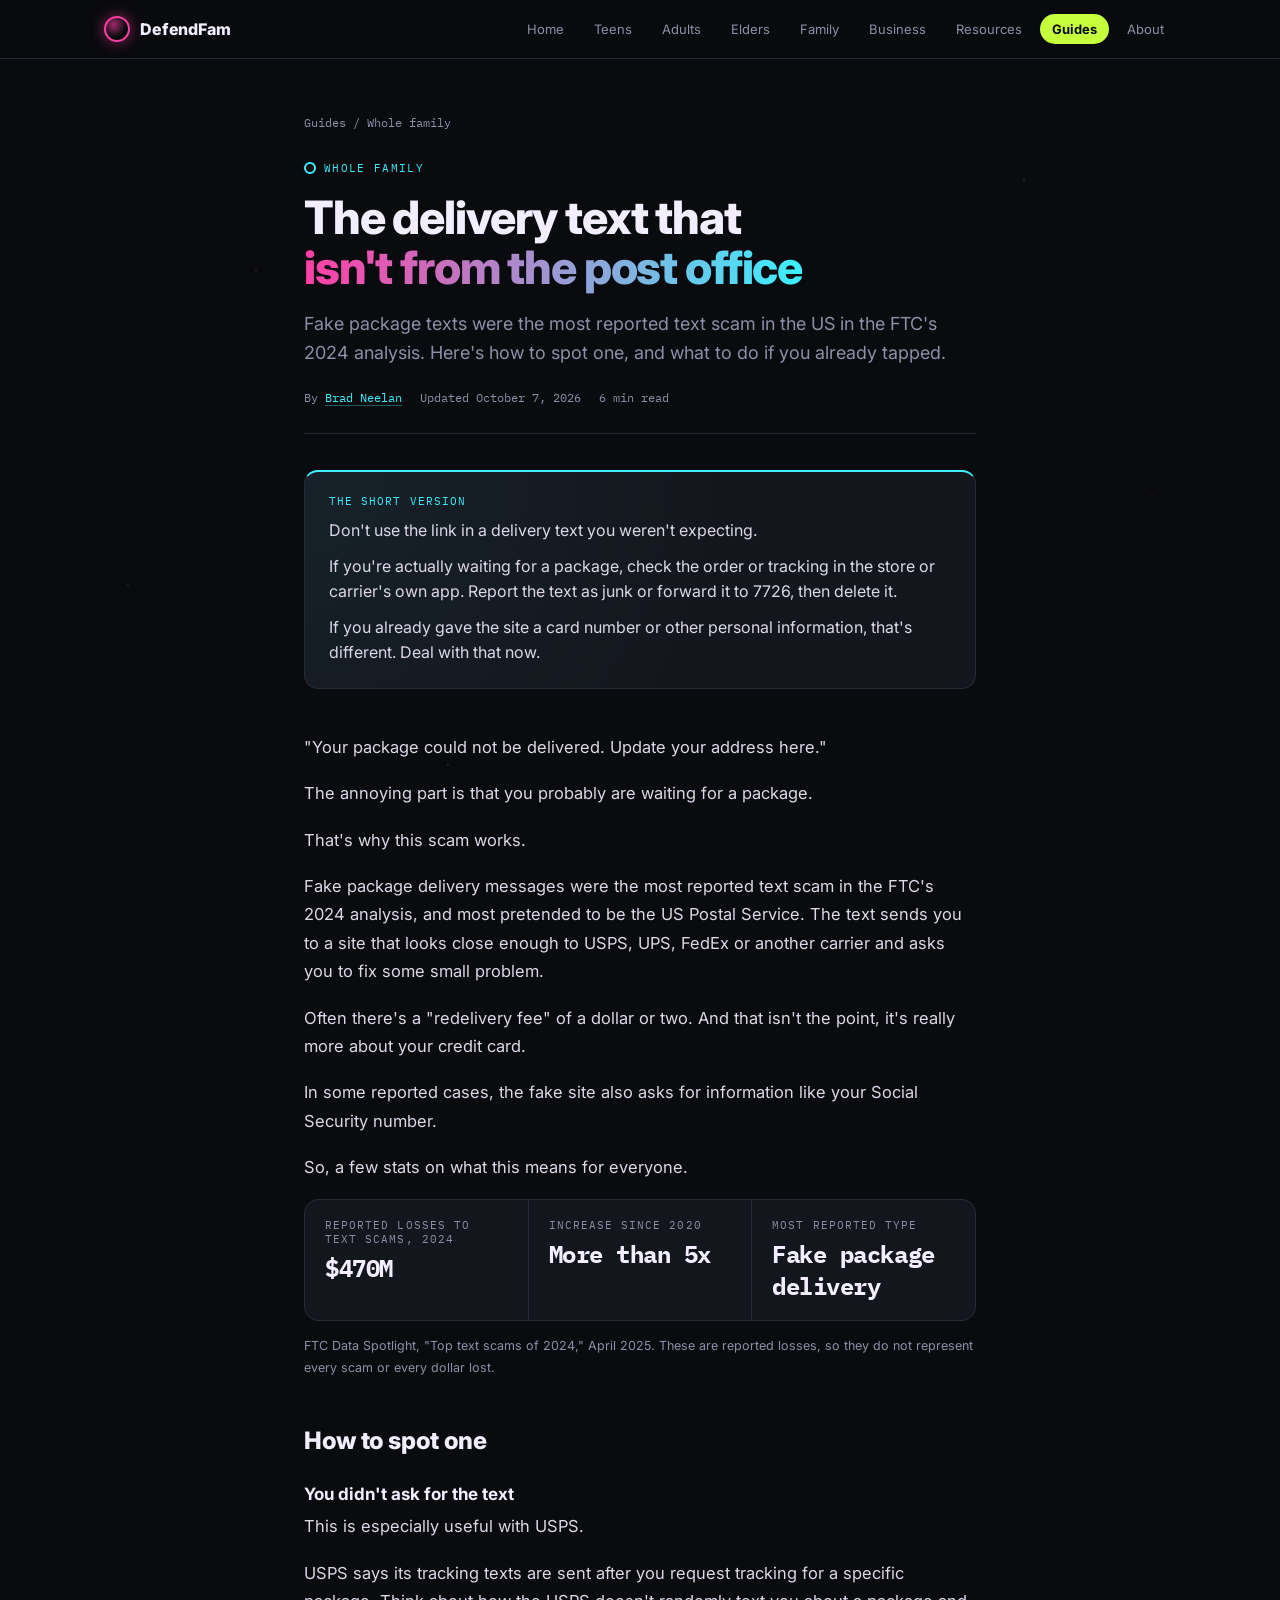
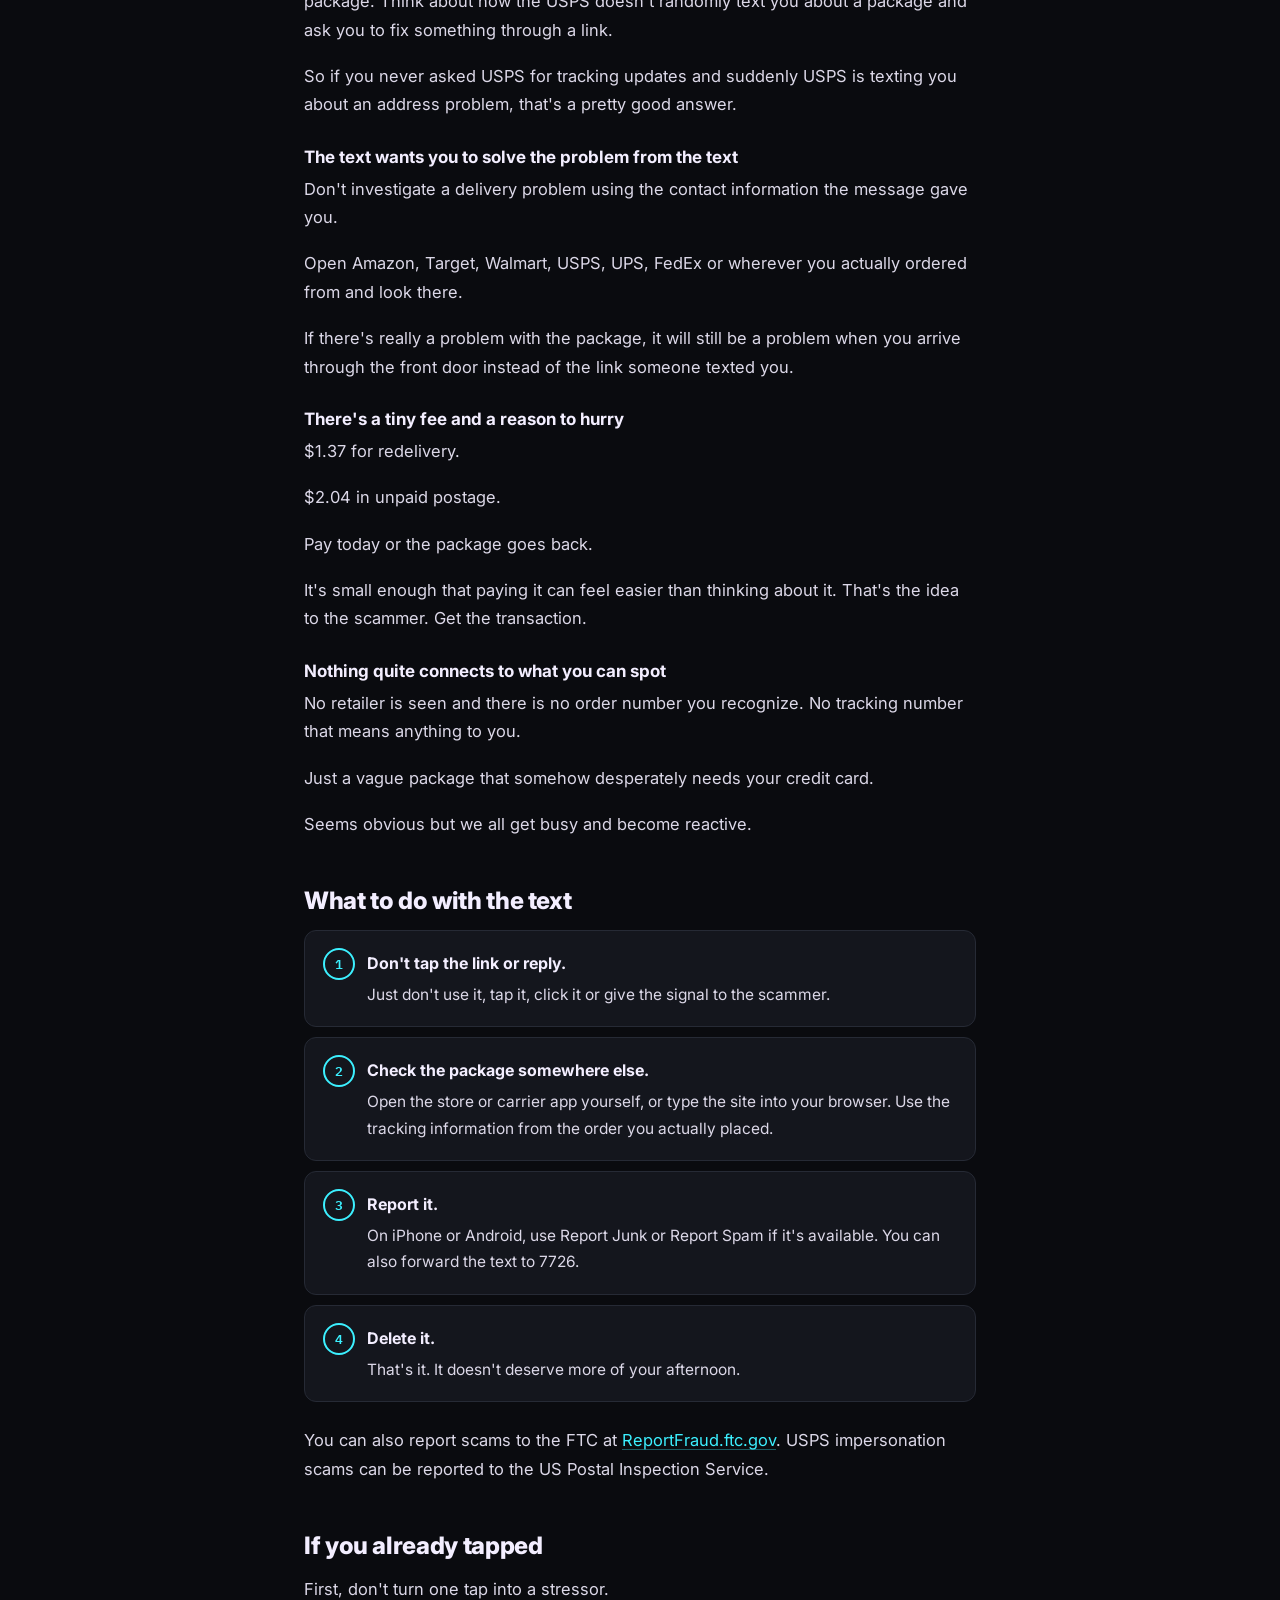
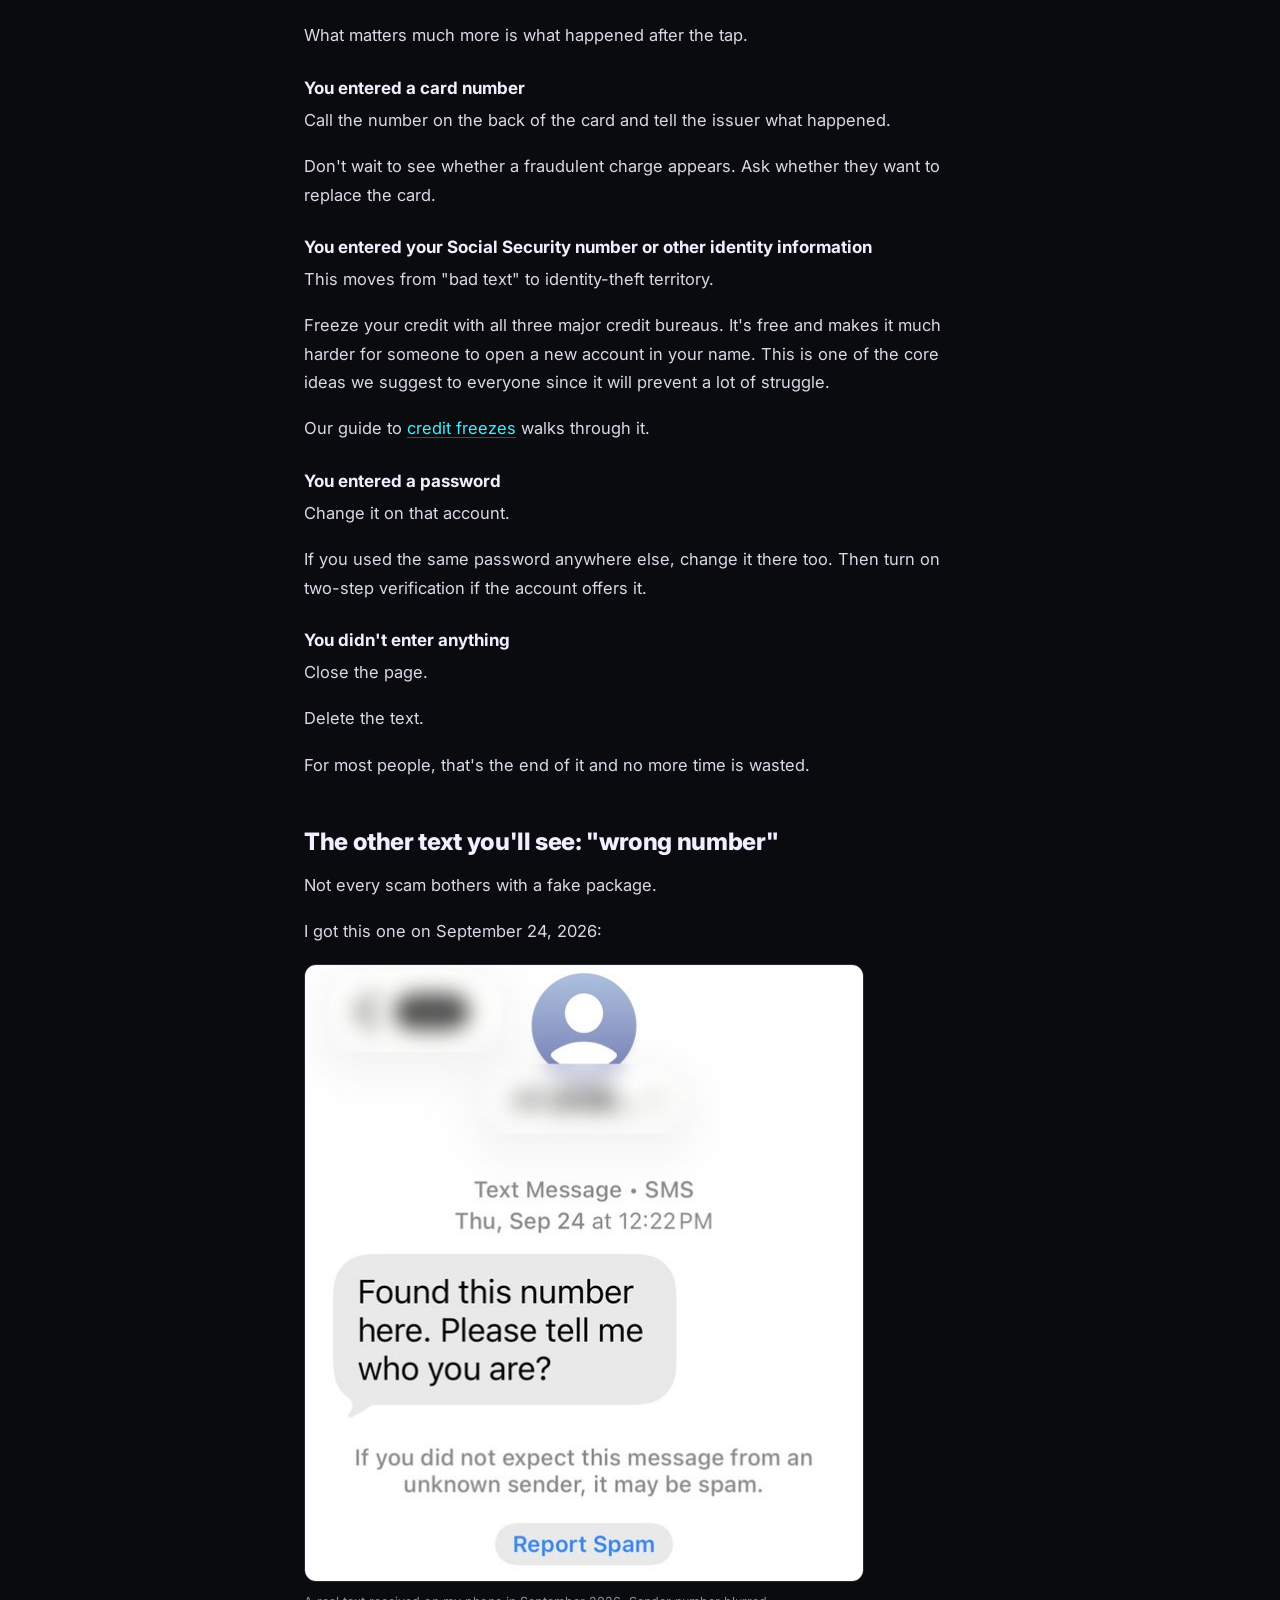
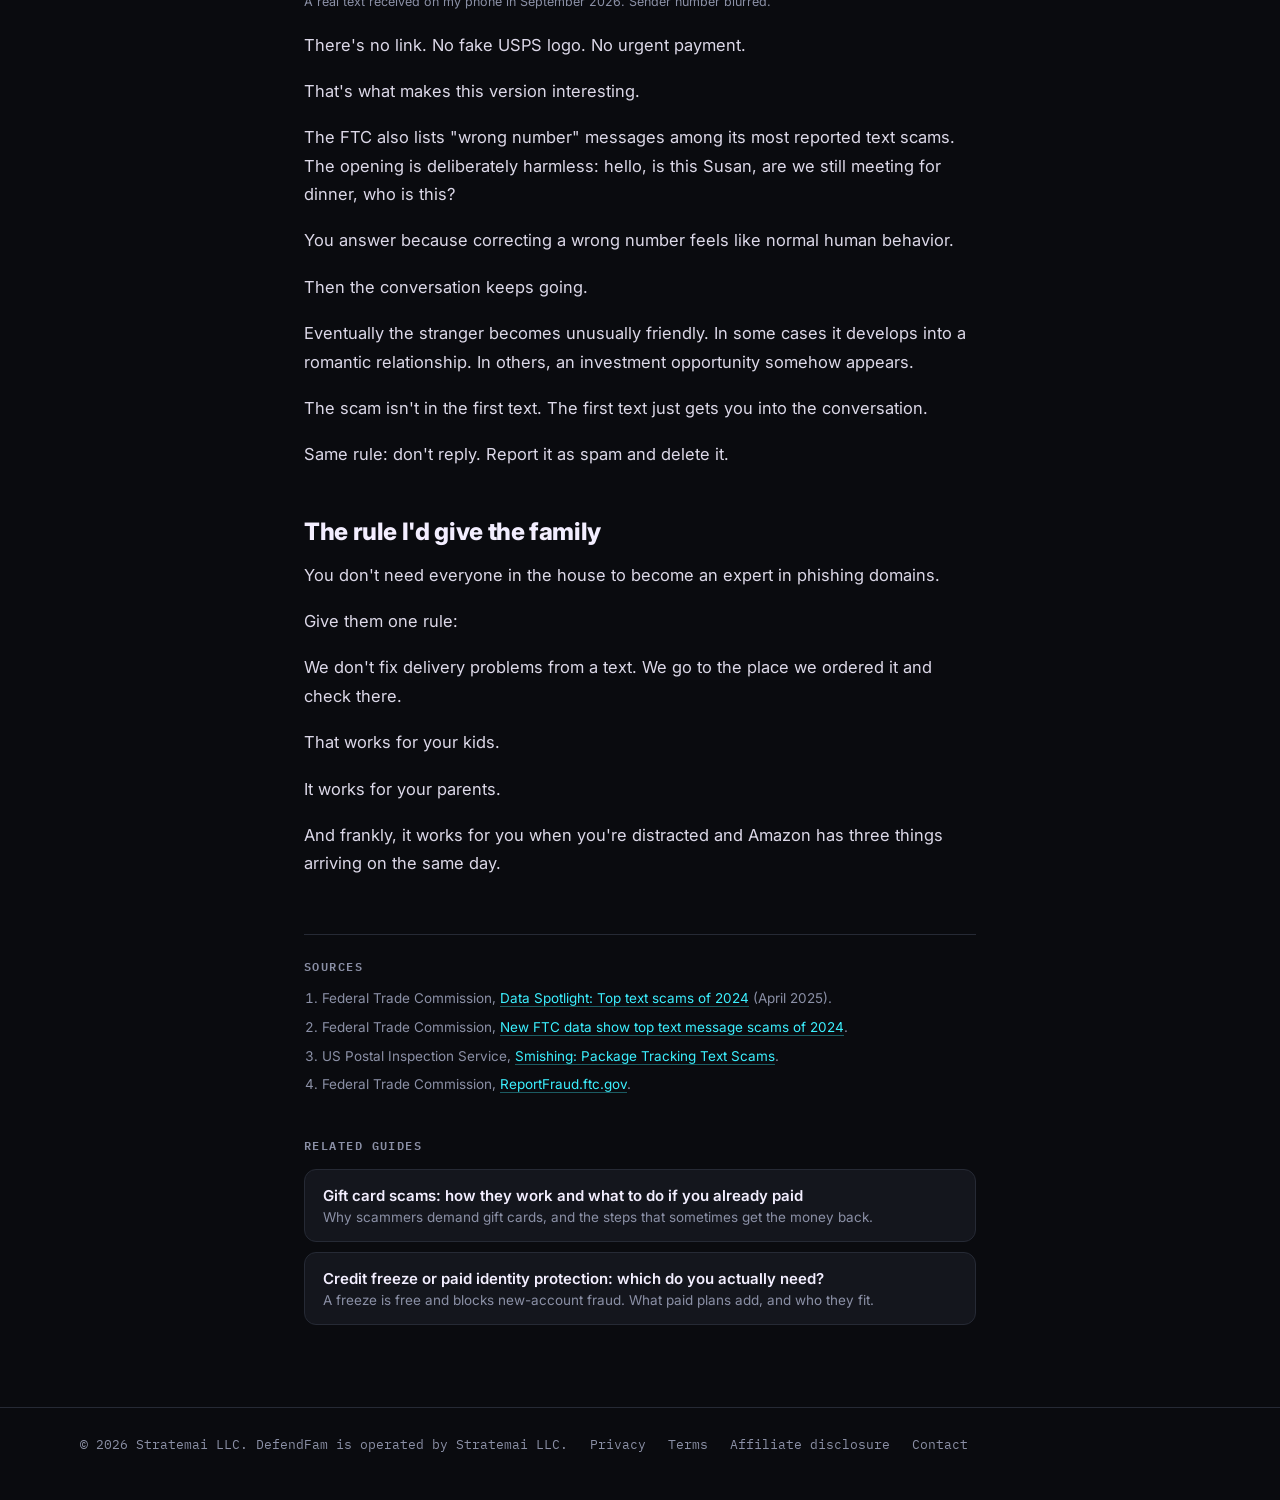
<file: articles/delivery-text-scams.html>
<!DOCTYPE html>
<html lang="en">
<head>
<!-- Google Tag Manager -->
<script>(function(w,d,s,l,i){w[l]=w[l]||[];w[l].push({'gtm.start':
new Date().getTime(),event:'gtm.js'});var f=d.getElementsByTagName(s)[0],
j=d.createElement(s),dl=l!='dataLayer'?'&l='+l:'';j.async=true;j.src=
'https://www.googletagmanager.com/gtm.js?id='+i+dl;f.parentNode.insertBefore(j,f);
})(window,document,'script','dataLayer','GTM-TTX3BP2R');</script>
<!-- End Google Tag Manager -->
<meta charset="UTF-8">
<meta name="viewport" content="width=device-width, initial-scale=1, viewport-fit=cover">
<title>The delivery text that isn&#x27;t from the post office | DefendFam</title>
<meta name="description" content="Fake package delivery texts were the most reported text scam of 2024. How to spot one, and what to do if you tapped the link.">
<link rel="canonical" href="https://defendfam.com/articles/delivery-text-scams.html">
<meta property="og:type" content="article">
<meta property="og:site_name" content="DefendFam">
<meta property="og:title" content="The delivery text that isn&#x27;t from the post office">
<meta property="og:description" content="Fake package delivery texts were the most reported text scam of 2024. How to spot one, and what to do if you tapped the link.">
<meta property="og:url" content="https://defendfam.com/articles/delivery-text-scams.html">
<meta property="og:image" content="https://defendfam.com/og-image.png">
<meta name="twitter:card" content="summary_large_image">
<meta name="defendfam:persona" content="family">
<link rel="preconnect" href="https://fonts.googleapis.com">
<link rel="preconnect" href="https://fonts.gstatic.com" crossorigin>
<link href="https://fonts.googleapis.com/css2?family=Inter:wght@400;500;600;700;800&family=IBM+Plex+Mono:wght@400;500;600;700&display=swap" rel="stylesheet">
<link rel="stylesheet" href="/articles/article.css">
<script type="application/ld+json">
{
 "@context": "https://schema.org",
 "@type": "Article",
 "headline": "The delivery text that isn't from the post office",
 "description": "Fake package delivery texts were the most reported text scam of 2024. How to spot one, and what to do if you tapped the link.",
 "datePublished": "2026-10-01",
 "dateModified": "2026-10-07",
 "mainEntityOfPage": "https://defendfam.com/articles/delivery-text-scams.html",
 "image": "https://defendfam.com/og-image.png",
 "author": {
  "@type": "Person",
  "name": "Brad Neelan",
  "url": "https://defendfam.com/about.html#brad-neelan"
 },
 "publisher": {
  "@type": "Organization",
  "name": "DefendFam",
  "url": "https://defendfam.com"
 }
}
</script>
</head>
<body data-cat="all">
<!-- Google Tag Manager (noscript) -->
<noscript><iframe src="https://www.googletagmanager.com/ns.html?id=GTM-TTX3BP2R"
height="0" width="0" style="display:none;visibility:hidden"></iframe></noscript>
<!-- End Google Tag Manager (noscript) -->
<div class="stars" aria-hidden="true"></div>
<nav><div class="nav-inner">
  <a class="brand" href="/"><span class="visor" aria-hidden="true"></span><span class="brand-name">DefendFam</span></a>
  <div class="nav-links"><a class="nav-link" href="/">Home</a><a class="nav-link" href="/#teens">Teens</a><a class="nav-link" href="/#adults">Adults</a><a class="nav-link" href="/#elders">Elders</a><a class="nav-link" href="/#family">Family</a><a class="nav-link" href="/#business">Business</a><a class="nav-link" href="/#resources">Resources</a><a class="nav-link active" href="/articles/" aria-current="page">Guides</a><a class="nav-link" href="/about.html">About</a></div>
</div></nav>
<main>
  <div class="crumb mono"><a href="/articles/">Guides</a> / Whole family</div>
  <article>
    <header>
      <div class="tag mono"><span class="ring" aria-hidden="true"></span>Whole family</div>
      <h1>The delivery text that <span class="grad">isn't from the post office</span></h1>
      <p class="dek">Fake package texts were the most reported text scam in the US in the FTC's 2024 analysis. Here's how to spot one, and what to do if you already tapped.</p>
      <div class="byline mono"><span>By <a href="/about.html#brad-neelan">Brad Neelan</a></span><span>Updated <time datetime="2026-10-07">October 7, 2026</time></span><span>6 min read</span></div>
    </header>
    <section class="readout" aria-label="The short version">
      <div class="readout-label mono">The short version</div>
      <p>Don't use the link in a delivery text you weren't expecting.</p>
      <p>If you're actually waiting for a package, check the order or tracking in the store or carrier's own app. Report the text as junk or forward it to 7726, then delete it.</p>
      <p>If you already gave the site a card number or other personal information, that's different. Deal with that now.</p>
    </section>
    
<p>"Your package could not be delivered. Update your address here."</p>
<p>The annoying part is that you probably are waiting for a package.</p>
<p>That's why this scam works.</p>
<p>Fake package delivery messages were the most reported text scam in the FTC's 2024 analysis, and most pretended to be the US Postal Service. The text sends you to a site that looks close enough to USPS, UPS, FedEx or another carrier and asks you to fix some small problem.</p>
<p>Often there's a "redelivery fee" of a dollar or two. And that isn't the point, it's really more about your credit card.</p>
<p>In some reported cases, the fake site also asks for information like your Social Security number.</p>
<p>So, a few stats on what this means for everyone.</p>
<div class="stat"><div><div class="k">Reported losses to text scams, 2024</div><div class="v">$470M</div></div><div><div class="k">Increase since 2020</div><div class="v">More than 5x</div></div><div><div class="k">Most reported type</div><div class="v">Fake package delivery</div></div></div>
<p class="stat-src">FTC Data Spotlight, "Top text scams of 2024," April 2025. These are reported losses, so they do not represent every scam or every dollar lost.</p>

<h2>How to spot one</h2>
<h3>You didn't ask for the text</h3>
<p>This is especially useful with USPS.</p>
<p>USPS says its tracking texts are sent after you request tracking for a specific package. Think about how the USPS doesn't randomly text you about a package and ask you to fix something through a link.</p>
<p>So if you never asked USPS for tracking updates and suddenly USPS is texting you about an address problem, that's a pretty good answer.</p>
<h3>The text wants you to solve the problem from the text</h3>
<p>Don't investigate a delivery problem using the contact information the message gave you.</p>
<p>Open Amazon, Target, Walmart, USPS, UPS, FedEx or wherever you actually ordered from and look there.</p>
<p>If there's really a problem with the package, it will still be a problem when you arrive through the front door instead of the link someone texted you.</p>
<h3>There's a tiny fee and a reason to hurry</h3>
<p>$1.37 for redelivery.</p>
<p>$2.04 in unpaid postage.</p>
<p>Pay today or the package goes back.</p>
<p>It's small enough that paying it can feel easier than thinking about it. That's the idea to the scammer. Get the transaction.</p>
<h3>Nothing quite connects to what you can spot</h3>
<p>No retailer is seen and there is no order number you recognize. No tracking number that means anything to you.</p>
<p>Just a vague package that somehow desperately needs your credit card.</p>
<p>Seems obvious but we all get busy and become reactive.</p>

<h2>What to do with the text</h2>
<ol class="steps">
  <li><strong>Don't tap the link or reply.</strong><p>Just don't use it, tap it, click it or give the signal to the scammer.</p></li>
  <li><strong>Check the package somewhere else.</strong><p>Open the store or carrier app yourself, or type the site into your browser. Use the tracking information from the order you actually placed.</p></li>
  <li><strong>Report it.</strong><p>On iPhone or Android, use Report Junk or Report Spam if it's available. You can also forward the text to 7726.</p></li>
  <li><strong>Delete it.</strong><p>That's it. It doesn't deserve more of your afternoon.</p></li>
</ol>
<p>You can also report scams to the FTC at <a href="https://reportfraud.ftc.gov">ReportFraud.ftc.gov</a>. USPS impersonation scams can be reported to the US Postal Inspection Service.</p>

<h2>If you already tapped</h2>
<p>First, don't turn one tap into a stressor.</p>
<p>What matters much more is what happened after the tap.</p>
<h3>You entered a card number</h3>
<p>Call the number on the back of the card and tell the issuer what happened.</p>
<p>Don't wait to see whether a fraudulent charge appears. Ask whether they want to replace the card.</p>
<h3>You entered your Social Security number or other identity information</h3>
<p>This moves from "bad text" to identity-theft territory.</p>
<p>Freeze your credit with all three major credit bureaus. It's free and makes it much harder for someone to open a new account in your name. This is one of the core ideas we suggest to everyone since it will prevent a lot of struggle.</p>
<p>Our guide to <a href="/articles/credit-freeze-vs-identity-protection.html">credit freezes</a> walks through it.</p>
<h3>You entered a password</h3>
<p>Change it on that account.</p>
<p>If you used the same password anywhere else, change it there too. Then turn on two-step verification if the account offers it.</p>
<h3>You didn't enter anything</h3>
<p>Close the page.</p>
<p>Delete the text.</p>
<p>For most people, that's the end of it and no more time is wasted.</p>

<h2>The other text you'll see: "wrong number"</h2>
<p>Not every scam bothers with a fake package.</p>
<p>I got this one on September 24, 2026:</p>
<figure style="margin:8px 0 22px">
  <img src="/images/wrong-number-text-2026-09.jpg" alt="A text from an unknown number reading: Found this number here. Please tell me who you are?" width="560" height="618" loading="lazy" style="max-width:100%;height:auto;border-radius:12px;border:1px solid var(--space-border)">
  <figcaption style="font-size:12.5px;color:var(--muted);margin-top:8px">A real text received on my phone in September 2026. Sender number blurred.</figcaption>
</figure>
<p>There's no link. No fake USPS logo. No urgent payment.</p>
<p>That's what makes this version interesting.</p>
<p>The FTC also lists "wrong number" messages among its most reported text scams. The opening is deliberately harmless: hello, is this Susan, are we still meeting for dinner, who is this?</p>
<p>You answer because correcting a wrong number feels like normal human behavior.</p>
<p>Then the conversation keeps going.</p>
<p>Eventually the stranger becomes unusually friendly. In some cases it develops into a romantic relationship. In others, an investment opportunity somehow appears.</p>
<p>The scam isn't in the first text. The first text just gets you into the conversation.</p>
<p>Same rule: don't reply. Report it as spam and delete it.</p>

<h2>The rule I'd give the family</h2>
<p>You don't need everyone in the house to become an expert in phishing domains.</p>
<p>Give them one rule:</p>
<p>We don't fix delivery problems from a text. We go to the place we ordered it and check there.</p>
<p>That works for your kids.</p>
<p>It works for your parents.</p>
<p>And frankly, it works for you when you're distracted and Amazon has three things arriving on the same day.</p>

    <section class="sources" aria-label="Sources">
      <h2>Sources</h2>
      <ol><li>Federal Trade Commission, <a href="https://www.ftc.gov/system/files/ftc_gov/pdf/spotlight-top-text-scams.pdf">Data Spotlight: Top text scams of 2024</a> (April 2025).</li><li>Federal Trade Commission, <a href="https://www.ftc.gov/news-events/news/press-releases/2025/04/new-ftc-data-show-top-text-message-scams-2024-overall-losses-text-scams-hit-470-million">New FTC data show top text message scams of 2024</a>.</li><li>US Postal Inspection Service, <a href="https://www.uspis.gov/news/scam-article/smishing-package-tracking-text-scams">Smishing: Package Tracking Text Scams</a>.</li><li>Federal Trade Commission, <a href="https://reportfraud.ftc.gov">ReportFraud.ftc.gov</a>.</li></ol>
      
    </section>
  </article>
  <section class="related" aria-label="Related guides"><h2>Related guides</h2><a href="/articles/gift-card-scams.html">Gift card scams: how they work and what to do if you already paid<span>Why scammers demand gift cards, and the steps that sometimes get the money back.</span></a><a href="/articles/credit-freeze-vs-identity-protection.html">Credit freeze or paid identity protection: which do you actually need?<span>A freeze is free and blocks new-account fraud. What paid plans add, and who they fit.</span></a></section>
</main>
<footer><div class="foot mono">
  <span>&copy; 2026 Stratemai LLC. DefendFam is operated by Stratemai LLC.</span>
  <a href="/privacy.html">Privacy</a><a href="/terms.html">Terms</a><a href="/affiliate-disclosure.html">Affiliate disclosure</a><a href="mailto:contact@defendfam.com">Contact</a>
</div></footer>
</body>
</html>
</file>
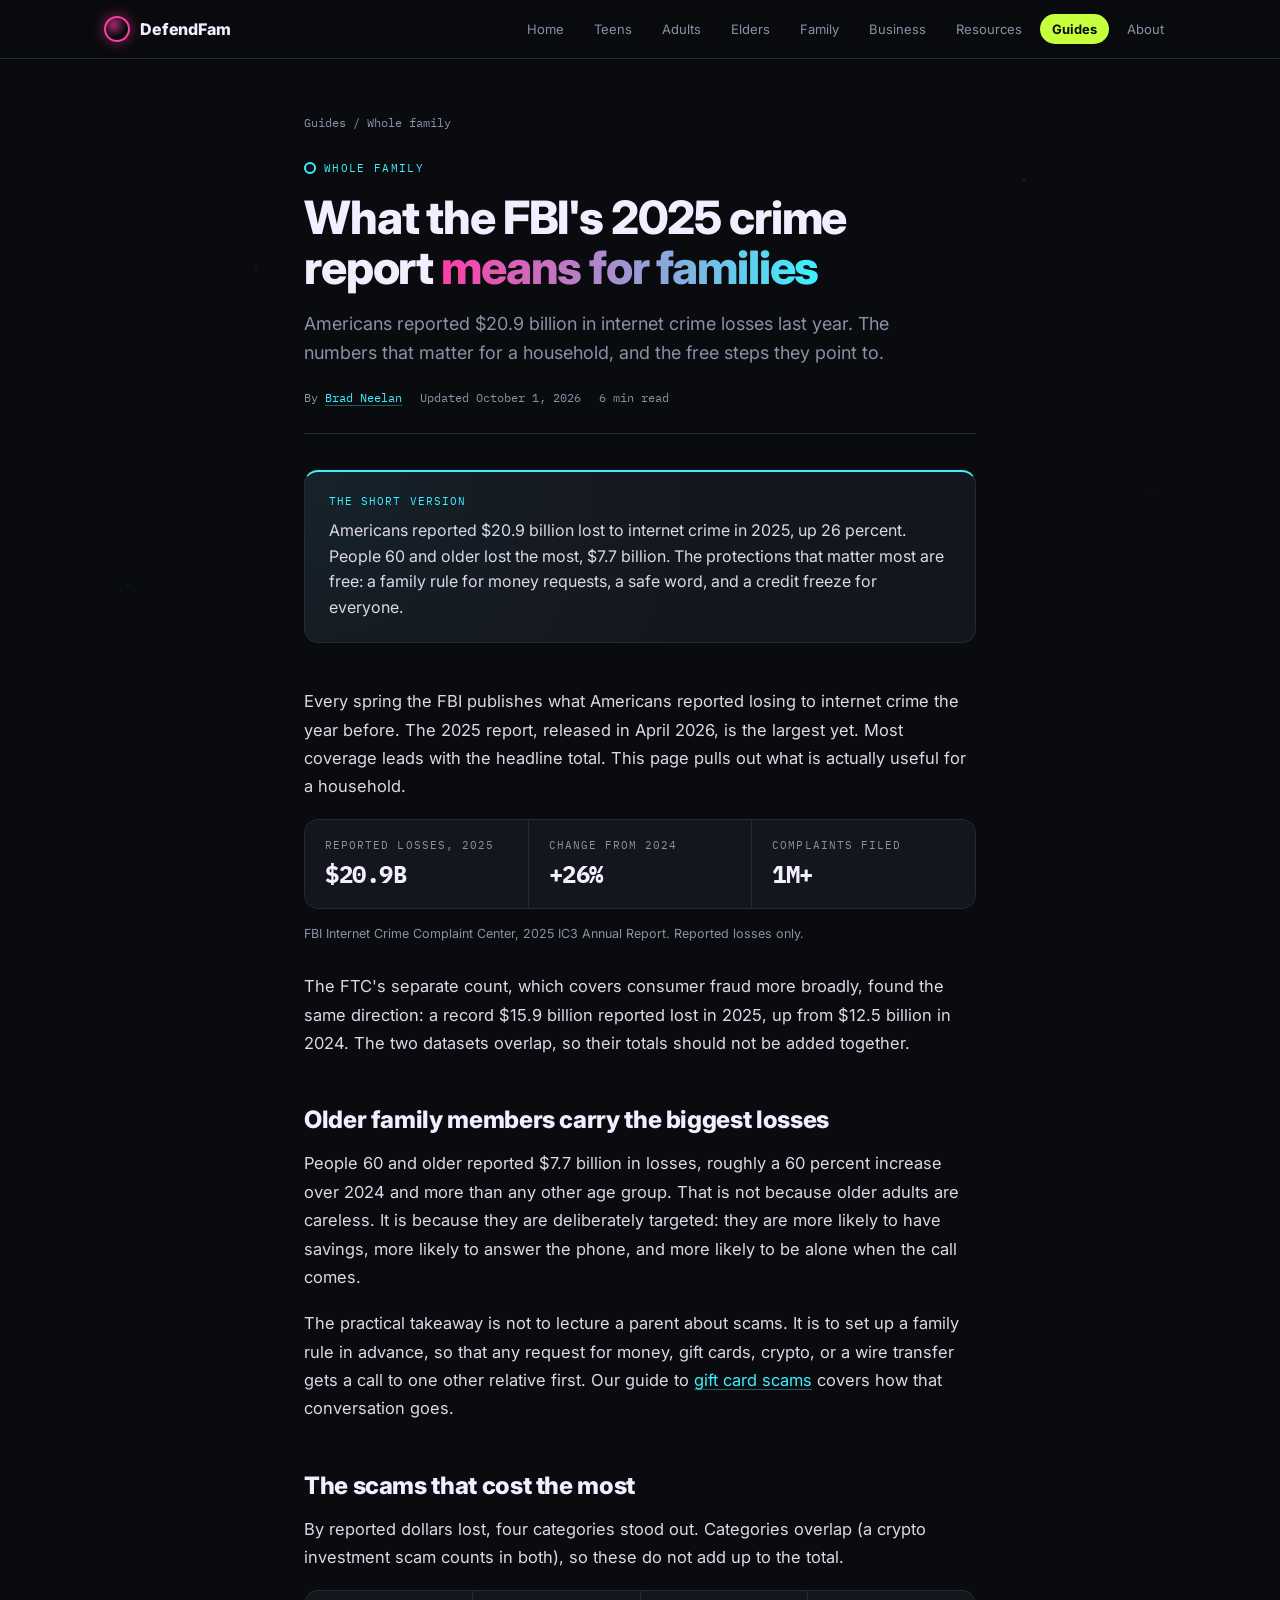
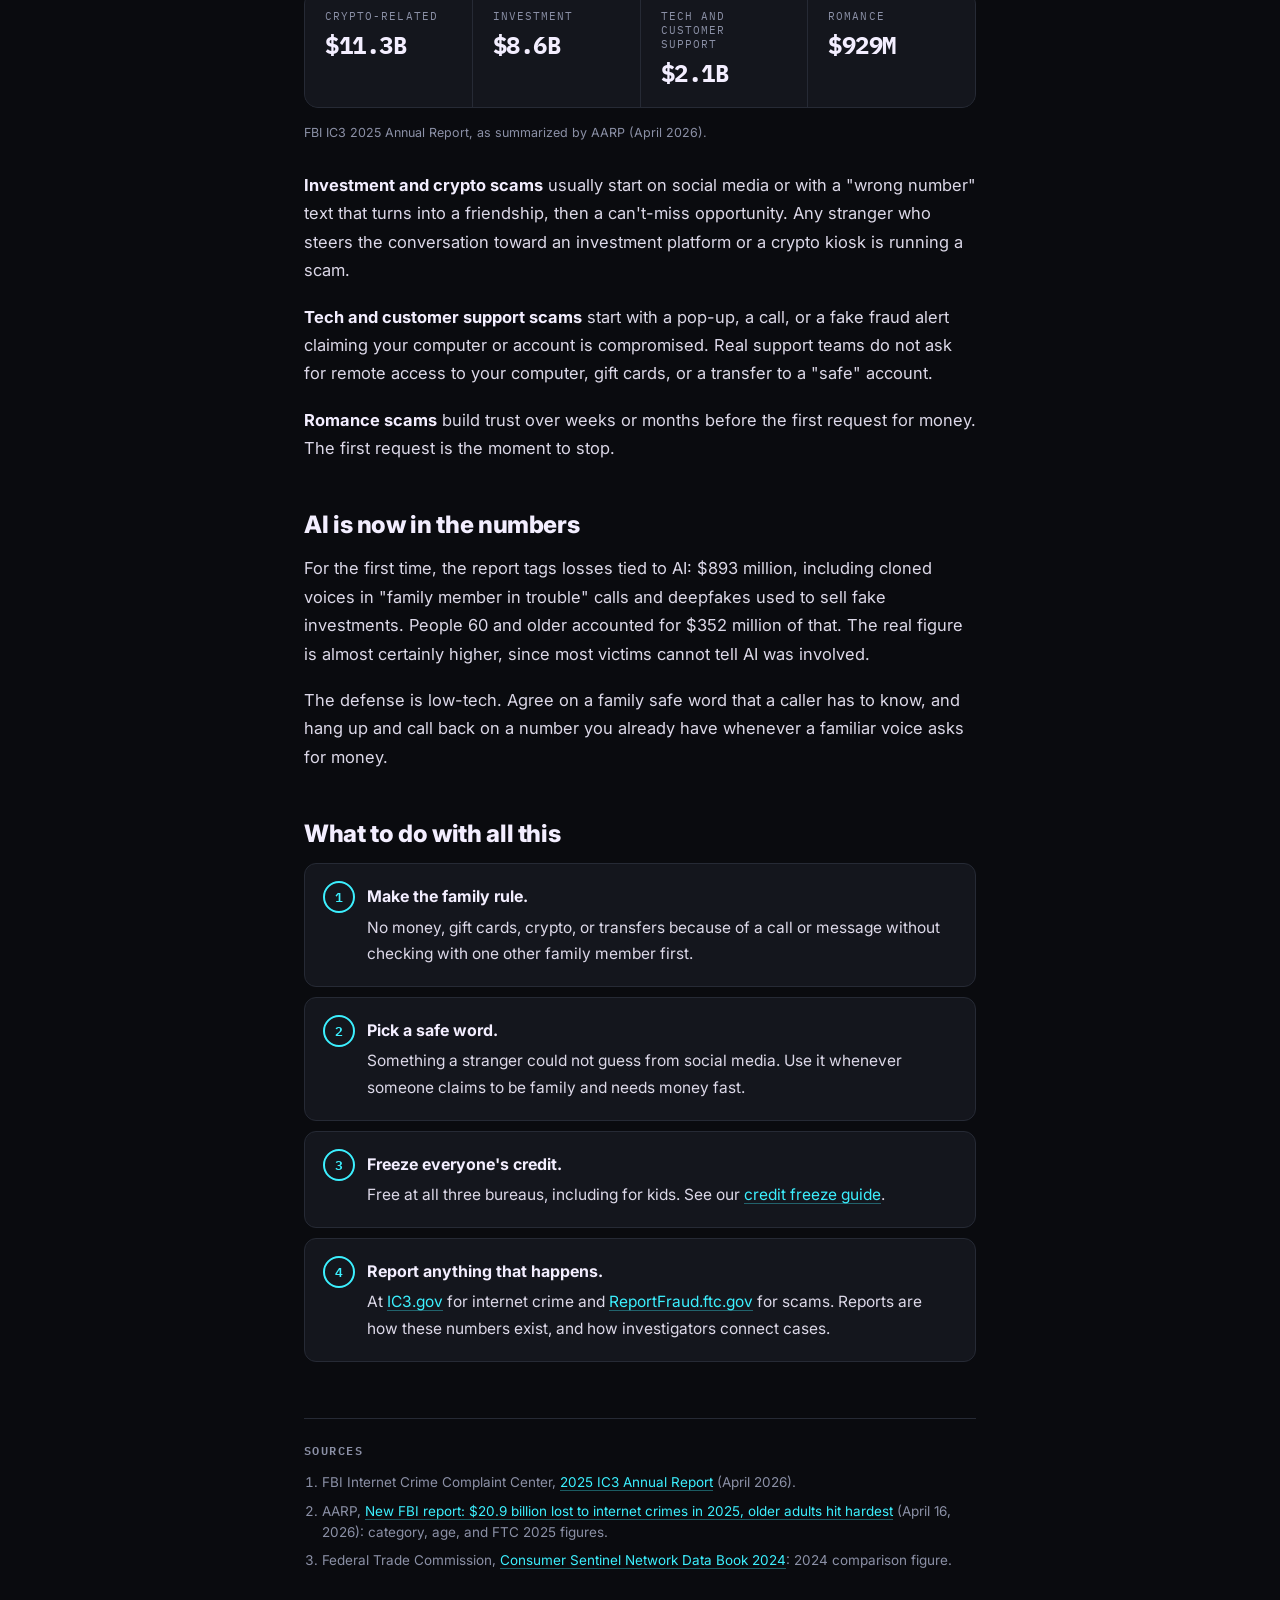
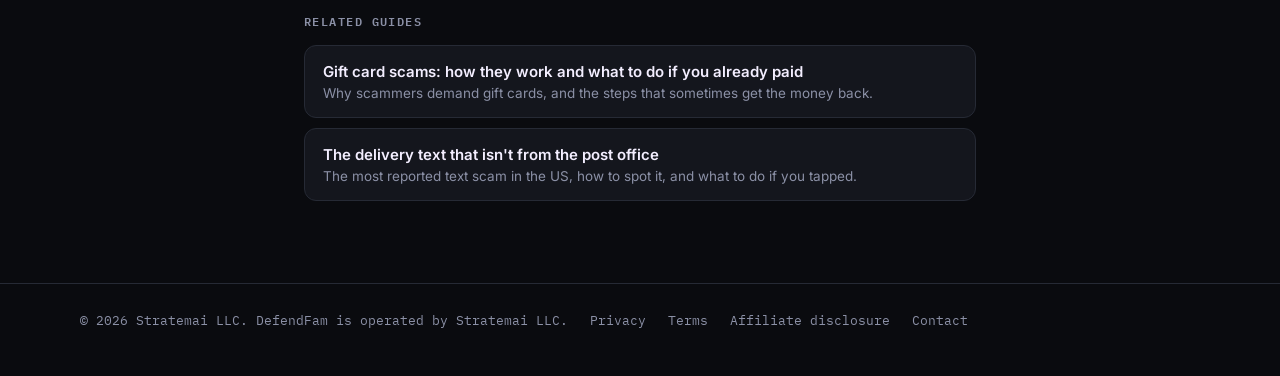
<file: articles/fbi-2025-internet-crime-report.html>
<!DOCTYPE html>
<html lang="en">
<head>
<!-- Google Tag Manager -->
<script>(function(w,d,s,l,i){w[l]=w[l]||[];w[l].push({'gtm.start':
new Date().getTime(),event:'gtm.js'});var f=d.getElementsByTagName(s)[0],
j=d.createElement(s),dl=l!='dataLayer'?'&l='+l:'';j.async=true;j.src=
'https://www.googletagmanager.com/gtm.js?id='+i+dl;f.parentNode.insertBefore(j,f);
})(window,document,'script','dataLayer','GTM-TTX3BP2R');</script>
<!-- End Google Tag Manager -->
<meta charset="UTF-8">
<meta name="viewport" content="width=device-width, initial-scale=1, viewport-fit=cover">
<title>What the FBI&#x27;s 2025 internet crime report means for families | DefendFam</title>
<meta name="description" content="Americans reported $20.9 billion lost to internet crime in 2025. What the FBI&#x27;s report means for families, and the free steps that help.">
<link rel="canonical" href="https://defendfam.com/articles/fbi-2025-internet-crime-report.html">
<meta property="og:type" content="article">
<meta property="og:site_name" content="DefendFam">
<meta property="og:title" content="What the FBI&#x27;s 2025 internet crime report means for families">
<meta property="og:description" content="Americans reported $20.9 billion lost to internet crime in 2025. What the FBI&#x27;s report means for families, and the free steps that help.">
<meta property="og:url" content="https://defendfam.com/articles/fbi-2025-internet-crime-report.html">
<meta property="og:image" content="https://defendfam.com/og-image.png">
<meta name="twitter:card" content="summary_large_image">
<meta name="defendfam:persona" content="foundations">
<link rel="preconnect" href="https://fonts.googleapis.com">
<link rel="preconnect" href="https://fonts.gstatic.com" crossorigin>
<link href="https://fonts.googleapis.com/css2?family=Inter:wght@400;500;600;700;800&family=IBM+Plex+Mono:wght@400;500;600;700&display=swap" rel="stylesheet">
<link rel="stylesheet" href="/articles/article.css">
<script type="application/ld+json">
{
 "@context": "https://schema.org",
 "@type": "Article",
 "headline": "What the FBI's 2025 internet crime report means for families",
 "description": "Americans reported $20.9 billion lost to internet crime in 2025. What the FBI's report means for families, and the free steps that help.",
 "datePublished": "2026-10-01",
 "dateModified": "2026-10-01",
 "mainEntityOfPage": "https://defendfam.com/articles/fbi-2025-internet-crime-report.html",
 "image": "https://defendfam.com/og-image.png",
 "author": {
  "@type": "Person",
  "name": "Brad Neelan",
  "url": "https://defendfam.com/about.html#brad-neelan"
 },
 "publisher": {
  "@type": "Organization",
  "name": "DefendFam",
  "url": "https://defendfam.com"
 }
}
</script>
</head>
<body data-cat="all">
<!-- Google Tag Manager (noscript) -->
<noscript><iframe src="https://www.googletagmanager.com/ns.html?id=GTM-TTX3BP2R"
height="0" width="0" style="display:none;visibility:hidden"></iframe></noscript>
<!-- End Google Tag Manager (noscript) -->
<div class="stars" aria-hidden="true"></div>
<nav><div class="nav-inner">
  <a class="brand" href="/"><span class="visor" aria-hidden="true"></span><span class="brand-name">DefendFam</span></a>
  <div class="nav-links"><a class="nav-link" href="/">Home</a><a class="nav-link" href="/#teens">Teens</a><a class="nav-link" href="/#adults">Adults</a><a class="nav-link" href="/#elders">Elders</a><a class="nav-link" href="/#family">Family</a><a class="nav-link" href="/#business">Business</a><a class="nav-link" href="/#resources">Resources</a><a class="nav-link active" href="/articles/" aria-current="page">Guides</a><a class="nav-link" href="/about.html">About</a></div>
</div></nav>
<main>
  <div class="crumb mono"><a href="/articles/">Guides</a> / Whole family</div>
  <article>
    <header>
      <div class="tag mono"><span class="ring" aria-hidden="true"></span>Whole family</div>
      <h1>What the FBI's 2025 crime report <span class="grad">means for families</span></h1>
      <p class="dek">Americans reported $20.9 billion in internet crime losses last year. The numbers that matter for a household, and the free steps they point to.</p>
      <div class="byline mono"><span>By <a href="/about.html#brad-neelan">Brad Neelan</a></span><span>Updated <time datetime="2026-10-01">October 1, 2026</time></span><span>6 min read</span></div>
    </header>
    <section class="readout" aria-label="The short version">
      <div class="readout-label mono">The short version</div>
      <p>Americans reported $20.9 billion lost to internet crime in 2025, up 26 percent. People 60 and older lost the most, $7.7 billion. The protections that matter most are free: a family rule for money requests, a safe word, and a credit freeze for everyone.</p>
    </section>
    
<p>Every spring the FBI publishes what Americans reported losing to internet crime the year before. The 2025 report, released in April 2026, is the largest yet. Most coverage leads with the headline total. This page pulls out what is actually useful for a household.</p>
<div class="stat"><div><div class="k">Reported losses, 2025</div><div class="v">$20.9B</div></div><div><div class="k">Change from 2024</div><div class="v">+26%</div></div><div><div class="k">Complaints filed</div><div class="v">1M+</div></div></div>
<p class="stat-src">FBI Internet Crime Complaint Center, 2025 IC3 Annual Report. Reported losses only.</p>
<p>The FTC's separate count, which covers consumer fraud more broadly, found the same direction: a record $15.9 billion reported lost in 2025, up from $12.5 billion in 2024. The two datasets overlap, so their totals should not be added together.</p>

<h2>Older family members carry the biggest losses</h2>
<p>People 60 and older reported $7.7 billion in losses, roughly a 60 percent increase over 2024 and more than any other age group. That is not because older adults are careless. It is because they are deliberately targeted: they are more likely to have savings, more likely to answer the phone, and more likely to be alone when the call comes.</p>
<p>The practical takeaway is not to lecture a parent about scams. It is to set up a family rule in advance, so that any request for money, gift cards, crypto, or a wire transfer gets a call to one other relative first. Our guide to <a href="/articles/gift-card-scams.html">gift card scams</a> covers how that conversation goes.</p>

<h2>The scams that cost the most</h2>
<p>By reported dollars lost, four categories stood out. Categories overlap (a crypto investment scam counts in both), so these do not add up to the total.</p>
<div class="stat"><div><div class="k">Crypto-related</div><div class="v">$11.3B</div></div><div><div class="k">Investment</div><div class="v">$8.6B</div></div><div><div class="k">Tech and customer support</div><div class="v">$2.1B</div></div><div><div class="k">Romance</div><div class="v">$929M</div></div></div>
<p class="stat-src">FBI IC3 2025 Annual Report, as summarized by AARP (April 2026).</p>
<p><strong>Investment and crypto scams</strong> usually start on social media or with a "wrong number" text that turns into a friendship, then a can't-miss opportunity. Any stranger who steers the conversation toward an investment platform or a crypto kiosk is running a scam.</p>
<p><strong>Tech and customer support scams</strong> start with a pop-up, a call, or a fake fraud alert claiming your computer or account is compromised. Real support teams do not ask for remote access to your computer, gift cards, or a transfer to a "safe" account.</p>
<p><strong>Romance scams</strong> build trust over weeks or months before the first request for money. The first request is the moment to stop.</p>

<h2>AI is now in the numbers</h2>
<p>For the first time, the report tags losses tied to AI: $893 million, including cloned voices in "family member in trouble" calls and deepfakes used to sell fake investments. People 60 and older accounted for $352 million of that. The real figure is almost certainly higher, since most victims cannot tell AI was involved.</p>
<p>The defense is low-tech. Agree on a family safe word that a caller has to know, and hang up and call back on a number you already have whenever a familiar voice asks for money.</p>

<h2>What to do with all this</h2>
<ol class="steps">
  <li><strong>Make the family rule.</strong><p>No money, gift cards, crypto, or transfers because of a call or message without checking with one other family member first.</p></li>
  <li><strong>Pick a safe word.</strong><p>Something a stranger could not guess from social media. Use it whenever someone claims to be family and needs money fast.</p></li>
  <li><strong>Freeze everyone's credit.</strong><p>Free at all three bureaus, including for kids. See our <a href="/articles/credit-freeze-vs-identity-protection.html">credit freeze guide</a>.</p></li>
  <li><strong>Report anything that happens.</strong><p>At <a href="https://www.ic3.gov">IC3.gov</a> for internet crime and <a href="https://reportfraud.ftc.gov">ReportFraud.ftc.gov</a> for scams. Reports are how these numbers exist, and how investigators connect cases.</p></li>
</ol>

    <section class="sources" aria-label="Sources">
      <h2>Sources</h2>
      <ol><li>FBI Internet Crime Complaint Center, <a href="https://www.ic3.gov/AnnualReport/Reports/2025_IC3Report.pdf">2025 IC3 Annual Report</a> (April 2026).</li><li>AARP, <a href="https://www.aarp.org/money/scams-fraud/fbi-ftc-report-2025-losses/">New FBI report: $20.9 billion lost to internet crimes in 2025, older adults hit hardest</a> (April 16, 2026): category, age, and FTC 2025 figures.</li><li>Federal Trade Commission, <a href="https://www.ftc.gov/reports/consumer-sentinel-network-data-book-2024">Consumer Sentinel Network Data Book 2024</a>: 2024 comparison figure.</li></ol>
      
    </section>
  </article>
  <section class="related" aria-label="Related guides"><h2>Related guides</h2><a href="/articles/gift-card-scams.html">Gift card scams: how they work and what to do if you already paid<span>Why scammers demand gift cards, and the steps that sometimes get the money back.</span></a><a href="/articles/delivery-text-scams.html">The delivery text that isn&#x27;t from the post office<span>The most reported text scam in the US, how to spot it, and what to do if you tapped.</span></a></section>
</main>
<footer><div class="foot mono">
  <span>&copy; 2026 Stratemai LLC. DefendFam is operated by Stratemai LLC.</span>
  <a href="/privacy.html">Privacy</a><a href="/terms.html">Terms</a><a href="/affiliate-disclosure.html">Affiliate disclosure</a><a href="mailto:contact@defendfam.com">Contact</a>
</div></footer>
</body>
</html>
</file>
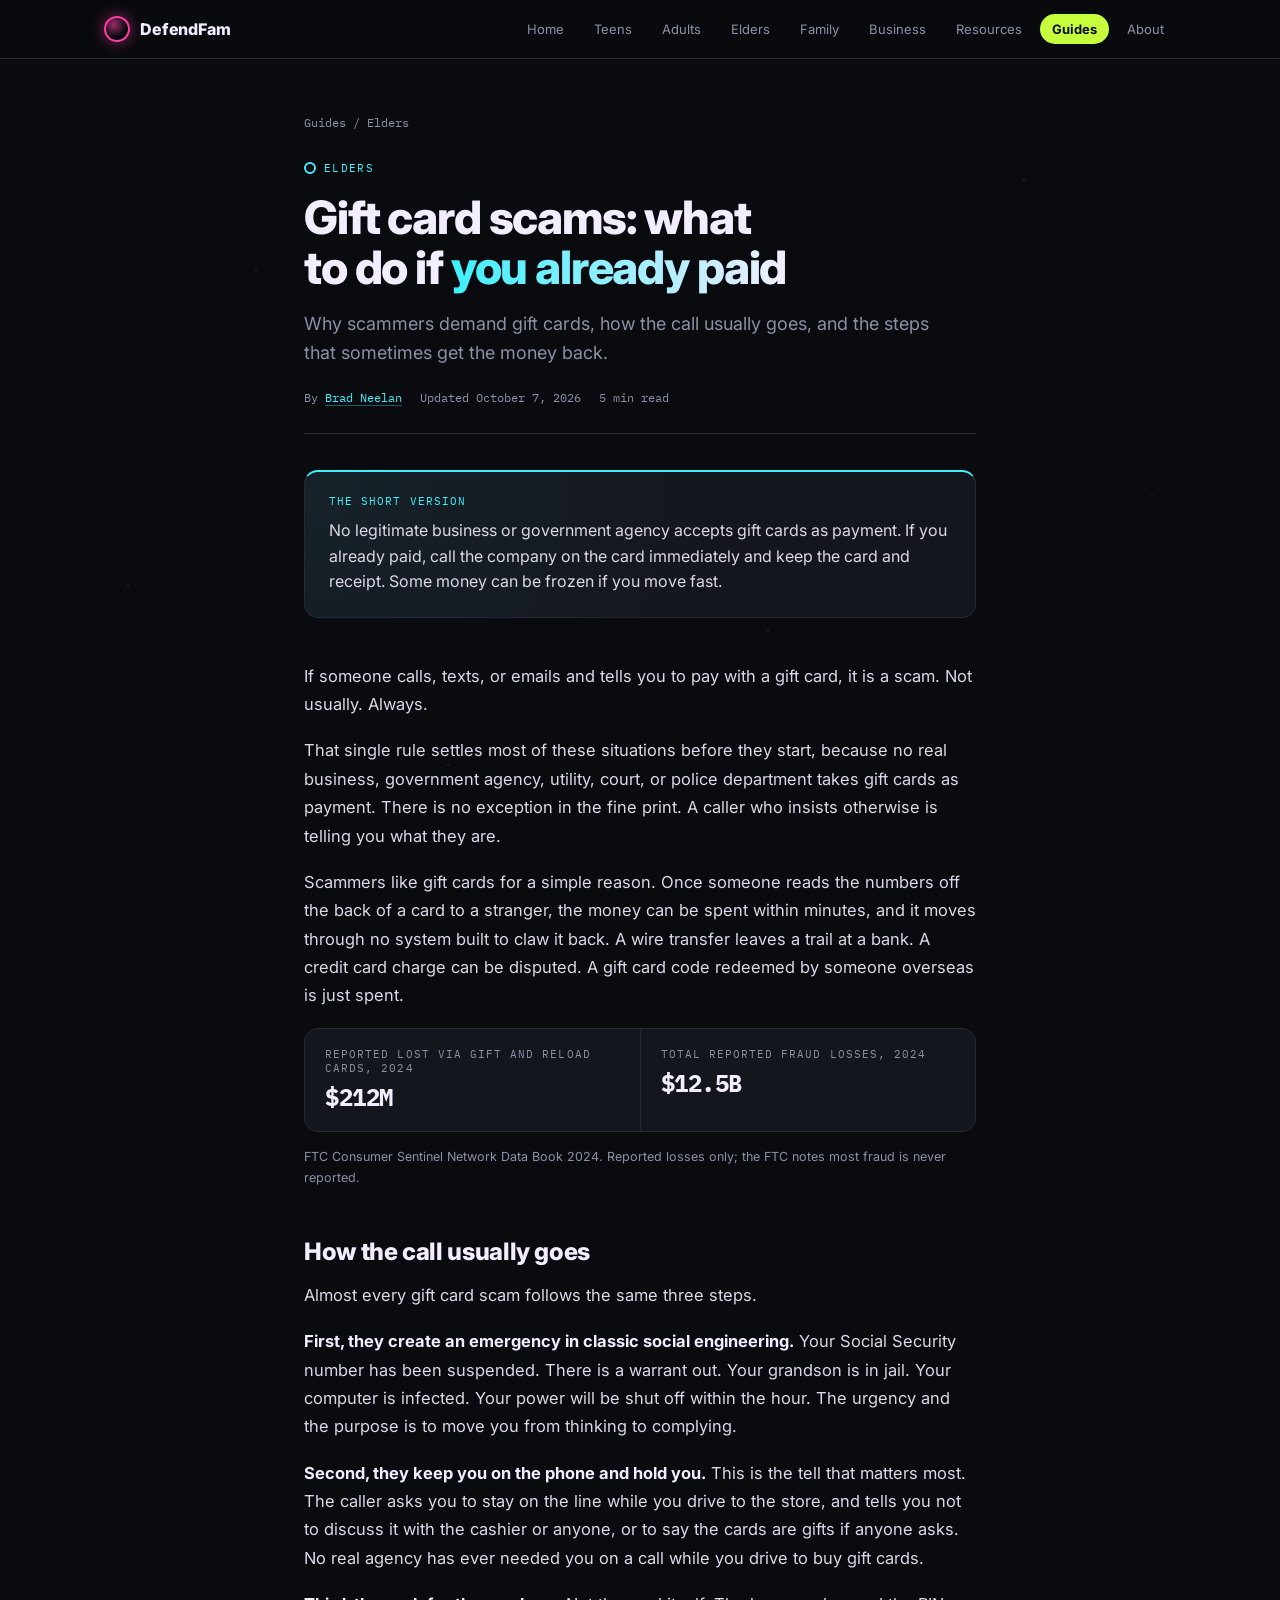
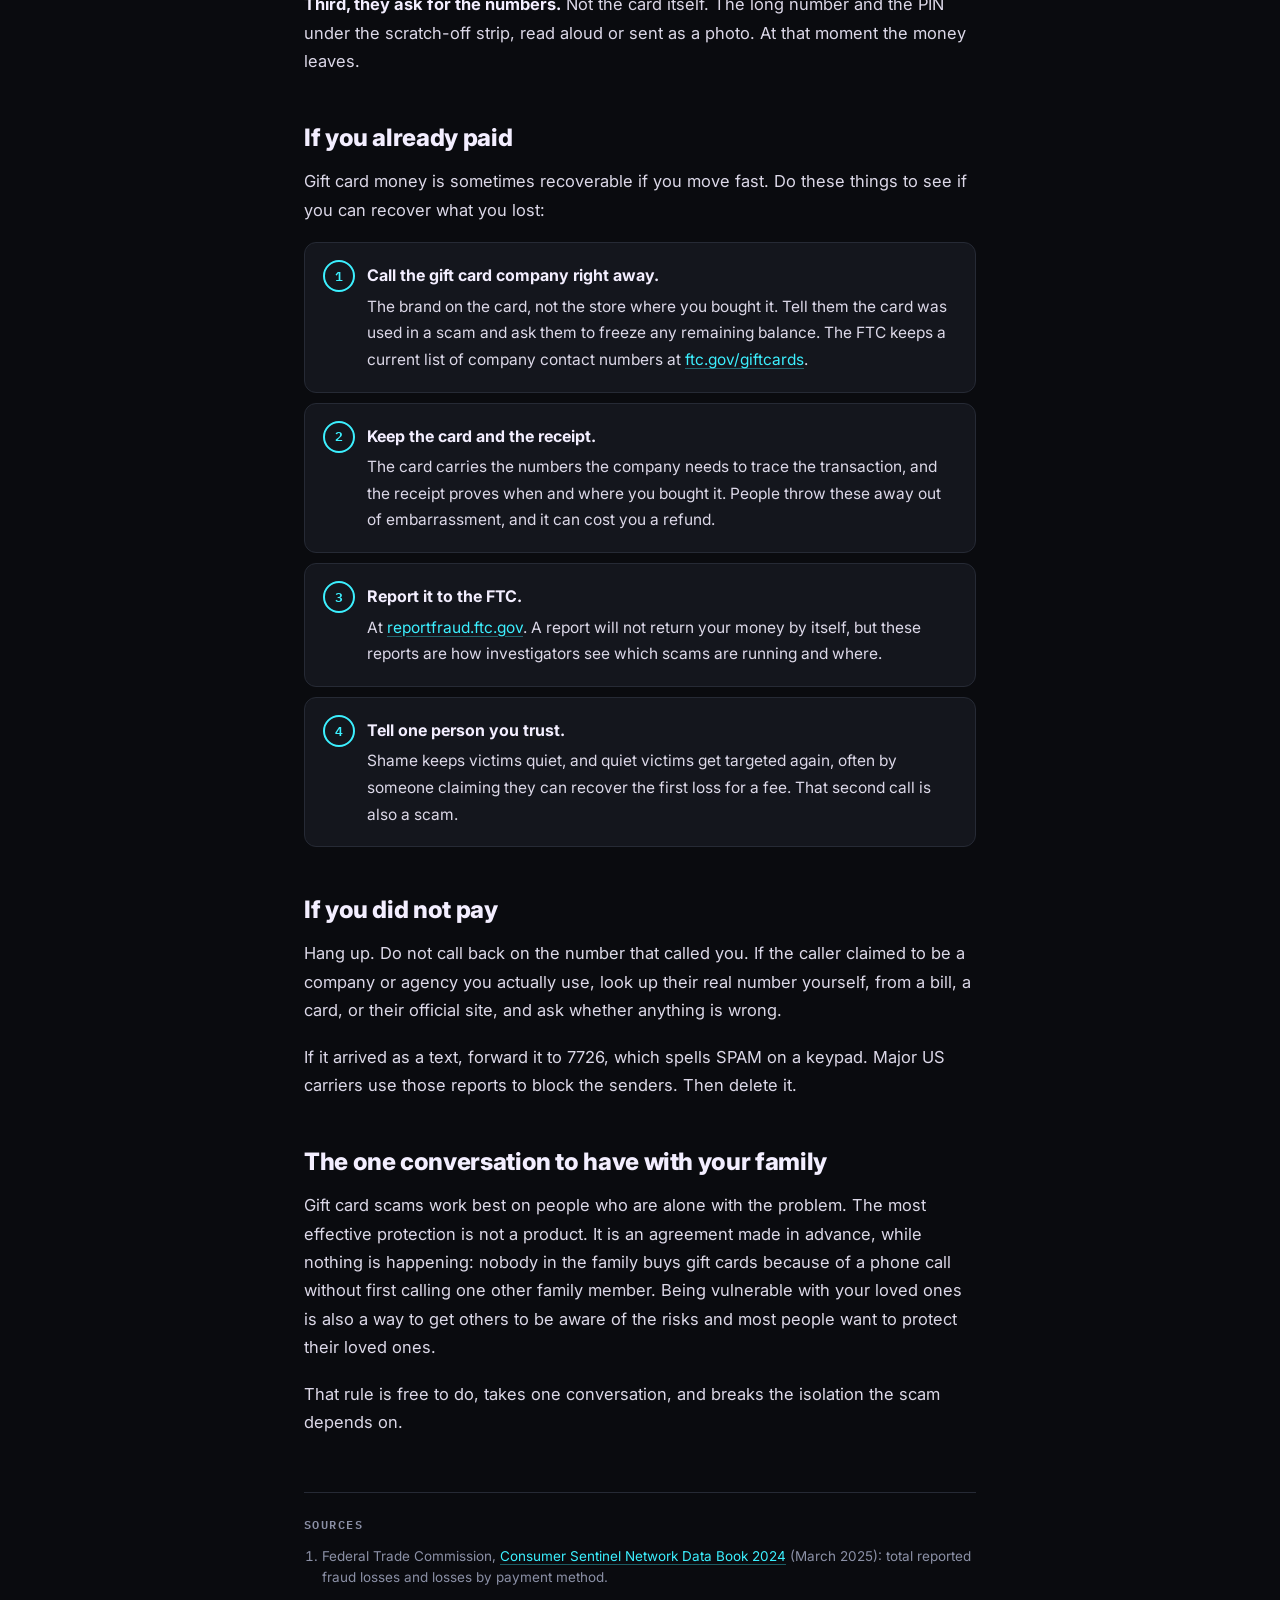
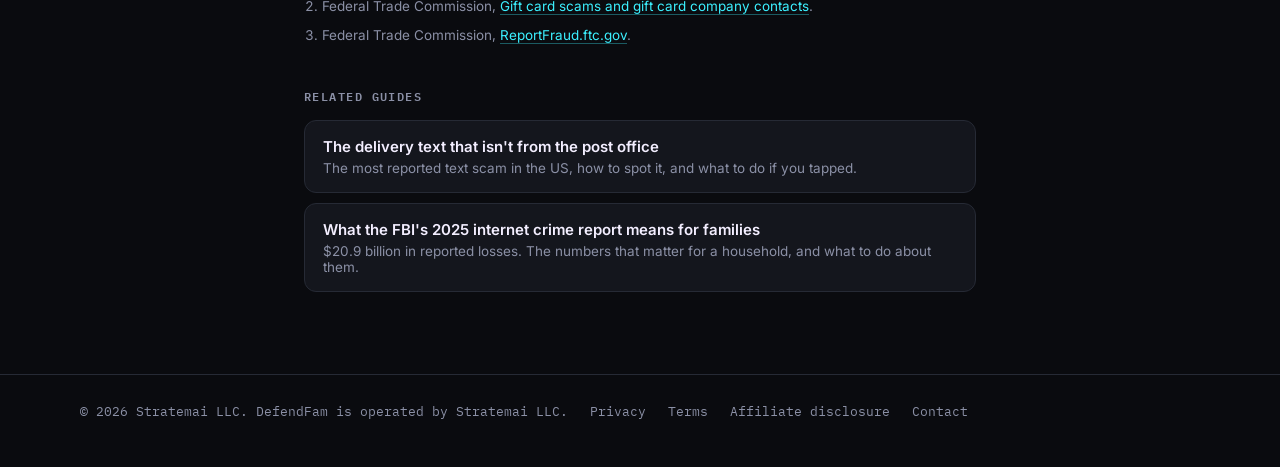
<file: articles/gift-card-scams.html>
<!DOCTYPE html>
<html lang="en">
<head>
<!-- Google Tag Manager -->
<script>(function(w,d,s,l,i){w[l]=w[l]||[];w[l].push({'gtm.start':
new Date().getTime(),event:'gtm.js'});var f=d.getElementsByTagName(s)[0],
j=d.createElement(s),dl=l!='dataLayer'?'&l='+l:'';j.async=true;j.src=
'https://www.googletagmanager.com/gtm.js?id='+i+dl;f.parentNode.insertBefore(j,f);
})(window,document,'script','dataLayer','GTM-TTX3BP2R');</script>
<!-- End Google Tag Manager -->
<meta charset="UTF-8">
<meta name="viewport" content="width=device-width, initial-scale=1, viewport-fit=cover">
<title>Gift card scams: how they work and what to do if you already paid | DefendFam</title>
<meta name="description" content="No legitimate business or agency asks to be paid in gift cards. Here is how the scam works, and what to do if you paid one.">
<link rel="canonical" href="https://defendfam.com/articles/gift-card-scams.html">
<meta property="og:type" content="article">
<meta property="og:site_name" content="DefendFam">
<meta property="og:title" content="Gift card scams: how they work and what to do if you already paid">
<meta property="og:description" content="No legitimate business or agency asks to be paid in gift cards. Here is how the scam works, and what to do if you paid one.">
<meta property="og:url" content="https://defendfam.com/articles/gift-card-scams.html">
<meta property="og:image" content="https://defendfam.com/og-image.png">
<meta name="twitter:card" content="summary_large_image">
<meta name="defendfam:persona" content="elders">
<link rel="preconnect" href="https://fonts.googleapis.com">
<link rel="preconnect" href="https://fonts.gstatic.com" crossorigin>
<link href="https://fonts.googleapis.com/css2?family=Inter:wght@400;500;600;700;800&family=IBM+Plex+Mono:wght@400;500;600;700&display=swap" rel="stylesheet">
<link rel="stylesheet" href="/articles/article.css">
<script type="application/ld+json">
{
 "@context": "https://schema.org",
 "@type": "Article",
 "headline": "Gift card scams: how they work and what to do if you already paid",
 "description": "No legitimate business or agency asks to be paid in gift cards. Here is how the scam works, and what to do if you paid one.",
 "datePublished": "2026-10-01",
 "dateModified": "2026-10-07",
 "mainEntityOfPage": "https://defendfam.com/articles/gift-card-scams.html",
 "image": "https://defendfam.com/og-image.png",
 "author": {
  "@type": "Person",
  "name": "Brad Neelan",
  "url": "https://defendfam.com/about.html#brad-neelan"
 },
 "publisher": {
  "@type": "Organization",
  "name": "DefendFam",
  "url": "https://defendfam.com"
 }
}
</script>
</head>
<body data-cat="elders">
<!-- Google Tag Manager (noscript) -->
<noscript><iframe src="https://www.googletagmanager.com/ns.html?id=GTM-TTX3BP2R"
height="0" width="0" style="display:none;visibility:hidden"></iframe></noscript>
<!-- End Google Tag Manager (noscript) -->
<div class="stars" aria-hidden="true"></div>
<nav><div class="nav-inner">
  <a class="brand" href="/"><span class="visor" aria-hidden="true"></span><span class="brand-name">DefendFam</span></a>
  <div class="nav-links"><a class="nav-link" href="/">Home</a><a class="nav-link" href="/#teens">Teens</a><a class="nav-link" href="/#adults">Adults</a><a class="nav-link" href="/#elders">Elders</a><a class="nav-link" href="/#family">Family</a><a class="nav-link" href="/#business">Business</a><a class="nav-link" href="/#resources">Resources</a><a class="nav-link active" href="/articles/" aria-current="page">Guides</a><a class="nav-link" href="/about.html">About</a></div>
</div></nav>
<main>
  <div class="crumb mono"><a href="/articles/">Guides</a> / Elders</div>
  <article>
    <header>
      <div class="tag mono"><span class="ring" aria-hidden="true"></span>Elders</div>
      <h1>Gift card scams: what to do if <span class="grad">you already paid</span></h1>
      <p class="dek">Why scammers demand gift cards, how the call usually goes, and the steps that sometimes get the money back.</p>
      <div class="byline mono"><span>By <a href="/about.html#brad-neelan">Brad Neelan</a></span><span>Updated <time datetime="2026-10-07">October 7, 2026</time></span><span>5 min read</span></div>
    </header>
    <section class="readout" aria-label="The short version">
      <div class="readout-label mono">The short version</div>
      <p>No legitimate business or government agency accepts gift cards as payment. If you already paid, call the company on the card immediately and keep the card and receipt. Some money can be frozen if you move fast.</p>
    </section>
    
<p>If someone calls, texts, or emails and tells you to pay with a gift card, it is a scam. Not usually. Always.</p>
<p>That single rule settles most of these situations before they start, because no real business, government agency, utility, court, or police department takes gift cards as payment. There is no exception in the fine print. A caller who insists otherwise is telling you what they are.</p>
<p>Scammers like gift cards for a simple reason. Once someone reads the numbers off the back of a card to a stranger, the money can be spent within minutes, and it moves through no system built to claw it back. A wire transfer leaves a trail at a bank. A credit card charge can be disputed. A gift card code redeemed by someone overseas is just spent.</p>
<div class="stat"><div><div class="k">Reported lost via gift and reload cards, 2024</div><div class="v">$212M</div></div><div><div class="k">Total reported fraud losses, 2024</div><div class="v">$12.5B</div></div></div>
<p class="stat-src">FTC Consumer Sentinel Network Data Book 2024. Reported losses only; the FTC notes most fraud is never reported.</p>

<h2>How the call usually goes</h2>
<p>Almost every gift card scam follows the same three steps.</p>
<p><strong>First, they create an emergency in classic social engineering.</strong> Your Social Security number has been suspended. There is a warrant out. Your grandson is in jail. Your computer is infected. Your power will be shut off within the hour. The urgency and the purpose is to move you from thinking to complying.</p>
<p><strong>Second, they keep you on the phone and hold you.</strong> This is the tell that matters most. The caller asks you to stay on the line while you drive to the store, and tells you not to discuss it with the cashier or anyone, or to say the cards are gifts if anyone asks. No real agency has ever needed you on a call while you drive to buy gift cards.</p>
<p><strong>Third, they ask for the numbers.</strong> Not the card itself. The long number and the PIN under the scratch-off strip, read aloud or sent as a photo. At that moment the money leaves.</p>

<h2>If you already paid</h2>
<p>Gift card money is sometimes recoverable if you move fast. Do these things to see if you can recover what you lost:</p>
<ol class="steps">
  <li><strong>Call the gift card company right away.</strong><p>The brand on the card, not the store where you bought it. Tell them the card was used in a scam and ask them to freeze any remaining balance. The FTC keeps a current list of company contact numbers at <a href="https://www.ftc.gov/giftcards">ftc.gov/giftcards</a>.</p></li>
  <li><strong>Keep the card and the receipt.</strong><p>The card carries the numbers the company needs to trace the transaction, and the receipt proves when and where you bought it. People throw these away out of embarrassment, and it can cost you a refund.</p></li>
  <li><strong>Report it to the FTC.</strong><p>At <a href="https://reportfraud.ftc.gov">reportfraud.ftc.gov</a>. A report will not return your money by itself, but these reports are how investigators see which scams are running and where.</p></li>
  <li><strong>Tell one person you trust.</strong><p>Shame keeps victims quiet, and quiet victims get targeted again, often by someone claiming they can recover the first loss for a fee. That second call is also a scam.</p></li>
</ol>

<h2>If you did not pay</h2>
<p>Hang up. Do not call back on the number that called you. If the caller claimed to be a company or agency you actually use, look up their real number yourself, from a bill, a card, or their official site, and ask whether anything is wrong.</p>
<p>If it arrived as a text, forward it to 7726, which spells SPAM on a keypad. Major US carriers use those reports to block the senders. Then delete it.</p>

<h2>The one conversation to have with your family</h2>
<p>Gift card scams work best on people who are alone with the problem. The most effective protection is not a product. It is an agreement made in advance, while nothing is happening: nobody in the family buys gift cards because of a phone call without first calling one other family member. Being vulnerable with your loved ones is also a way to get others to be aware of the risks and most people want to protect their loved ones.</p>
<p>That rule is free to do, takes one conversation, and breaks the isolation the scam depends on.</p>

    <section class="sources" aria-label="Sources">
      <h2>Sources</h2>
      <ol><li>Federal Trade Commission, <a href="https://www.ftc.gov/reports/consumer-sentinel-network-data-book-2024">Consumer Sentinel Network Data Book 2024</a> (March 2025): total reported fraud losses and losses by payment method.</li><li>Federal Trade Commission, <a href="https://www.ftc.gov/giftcards">Gift card scams and gift card company contacts</a>.</li><li>Federal Trade Commission, <a href="https://reportfraud.ftc.gov">ReportFraud.ftc.gov</a>.</li></ol>
      
    </section>
  </article>
  <section class="related" aria-label="Related guides"><h2>Related guides</h2><a href="/articles/delivery-text-scams.html">The delivery text that isn&#x27;t from the post office<span>The most reported text scam in the US, how to spot it, and what to do if you tapped.</span></a><a href="/articles/fbi-2025-internet-crime-report.html">What the FBI&#x27;s 2025 internet crime report means for families<span>$20.9 billion in reported losses. The numbers that matter for a household, and what to do about them.</span></a></section>
</main>
<footer><div class="foot mono">
  <span>&copy; 2026 Stratemai LLC. DefendFam is operated by Stratemai LLC.</span>
  <a href="/privacy.html">Privacy</a><a href="/terms.html">Terms</a><a href="/affiliate-disclosure.html">Affiliate disclosure</a><a href="mailto:contact@defendfam.com">Contact</a>
</div></footer>
</body>
</html>
</file>
<file: articles/article.css>
/* DefendFam articles. v2 "Mission Control, no violet" tokens. */
:root{
  --space-900:#0A0B0F;--space-800:#14161D;--space-700:#1C1F28;--space-border:#262A35;
  --pink:#FF3EA5;--cyan:#3CF0FF;--lime:#C6FF3C;--cream:#F3EEFF;--muted:#8B90A6;
  --font-body:'Inter',system-ui,-apple-system,sans-serif;
  --font-mono:'IBM Plex Mono',ui-monospace,monospace;
  --cat:var(--cyan);--cat-wash:rgba(60,240,255,0.055);
  --gradient-headline:linear-gradient(90deg,var(--pink),var(--cyan));
}
body[data-cat="teens"]{--cat:var(--pink);--cat-wash:rgba(255,62,165,0.06);--gradient-headline:linear-gradient(90deg,var(--pink),var(--cream))}
body[data-cat="adults"]{--cat:var(--muted);--cat-wash:rgba(139,144,166,0.06);--gradient-headline:linear-gradient(90deg,var(--cream),var(--cream))}
body[data-cat="elders"]{--cat:var(--cyan);--cat-wash:rgba(60,240,255,0.055);--gradient-headline:linear-gradient(90deg,var(--cyan),var(--cream))}
body[data-cat="all"]{--cat:var(--cyan);--cat-wash:rgba(60,240,255,0.055);--gradient-headline:linear-gradient(90deg,var(--pink),var(--cyan))}

*{box-sizing:border-box}
html{-webkit-text-size-adjust:100%}
body{margin:0;font-family:var(--font-body);background:var(--space-900);color:var(--cream);-webkit-font-smoothing:antialiased;overflow-x:hidden;
  padding-top:env(safe-area-inset-top,0px);padding-bottom:env(safe-area-inset-bottom,0px)}
.mono{font-family:var(--font-mono)}
a{color:var(--cyan);text-decoration:underline;text-decoration-color:rgba(60,240,255,0.35);text-underline-offset:3px;overflow-wrap:anywhere}
a:hover{color:var(--lime);text-decoration-color:var(--lime)}
:focus-visible{outline:2px solid var(--lime);outline-offset:3px;border-radius:4px}
::selection{background:rgba(255,62,165,0.28)}
.stars{position:fixed;inset:0;z-index:0;pointer-events:none;background-image:
  radial-gradient(1px 1px at 20% 30%,rgba(255,62,165,0.5),transparent),
  radial-gradient(1px 1px at 60% 70%,rgba(60,240,255,0.4),transparent),
  radial-gradient(1px 1px at 80% 20%,rgba(198,255,60,0.4),transparent),
  radial-gradient(1px 1px at 35% 85%,rgba(60,240,255,0.4),transparent),
  radial-gradient(1px 1px at 90% 55%,rgba(255,62,165,0.35),transparent),
  radial-gradient(1px 1px at 10% 65%,rgba(60,240,255,0.3),transparent)}

nav{position:relative;z-index:10;border-bottom:1px solid var(--space-border);background:rgba(10,11,15,0.85);backdrop-filter:blur(10px)}
.nav-inner{max-width:1120px;margin:0 auto;padding:14px 24px;display:flex;align-items:center;justify-content:space-between;gap:12px}
.brand{display:flex;align-items:center;gap:10px;color:var(--cream);text-decoration:none}
.brand:hover{color:var(--cream)}
.visor{width:26px;height:26px;border-radius:50%;border:2px solid var(--pink);background:radial-gradient(circle at 35% 30%,rgba(255,62,165,0.6),transparent 60%);box-shadow:0 0 14px rgba(255,62,165,0.5);flex-shrink:0}
.brand-name{font-weight:800;font-size:16px;letter-spacing:-0.01em}
.nav-links{display:flex;gap:6px}
.nav-link{font-size:13px;color:var(--muted);padding:7px 12px;border-radius:20px;text-decoration:none}
.nav-link:hover{color:var(--lime)}
.nav-link.active{color:var(--space-900);background:var(--lime);font-weight:700}

main{position:relative;z-index:1;max-width:720px;margin:0 auto;padding:56px 24px 72px}
.crumb{font-size:12px;color:var(--muted);margin-bottom:28px}
.crumb a{color:var(--muted);text-decoration:none}
.crumb a:hover{color:var(--lime)}

.tag{display:inline-flex;align-items:center;gap:8px;font-size:11px;letter-spacing:0.12em;text-transform:uppercase;color:var(--cat);margin-bottom:18px}
.tag .ring{width:12px;height:12px;border-radius:50%;border:2px solid var(--cat)}
h1{font-size:clamp(32px,6vw,46px);font-weight:800;letter-spacing:-0.025em;line-height:1.08;margin:0 0 18px;text-wrap:balance}
h1 .grad{background:var(--gradient-headline);-webkit-background-clip:text;background-clip:text;color:transparent}
.dek{font-size:18px;line-height:1.6;color:var(--muted);margin:0 0 22px;max-width:60ch}
.byline{font-size:12px;color:var(--muted);display:flex;flex-wrap:wrap;gap:6px 18px;padding-bottom:28px;border-bottom:1px solid var(--space-border);margin-bottom:36px}

/* The short version: the one loud element on the page */
.readout{position:relative;background:var(--space-800);border:1px solid var(--space-border);border-top:2px solid var(--cat);border-radius:14px;padding:22px 24px;margin:0 0 44px;
  background-image:radial-gradient(circle at 0% 0%,var(--cat-wash),transparent 60%)}
.readout-label{font-size:10.5px;letter-spacing:0.1em;text-transform:uppercase;color:var(--cat);margin-bottom:10px}
.readout p{font-size:16px;line-height:1.6;margin:0}
.readout p+p{margin-top:10px}

article h2{font-size:24px;font-weight:800;letter-spacing:-0.015em;line-height:1.25;margin:48px 0 14px}
article h3{font-size:17px;font-weight:700;margin:28px 0 8px}
article p,article li{font-size:16.5px;line-height:1.72;color:#DCD8E8}
article p{margin:0 0 18px}
article strong{color:var(--cream)}
article ul{padding-left:20px;margin:0 0 18px}
article li{margin-bottom:8px}

/* Real sequences only */
ol.steps{list-style:none;counter-reset:s;padding:0;margin:0 0 24px}
ol.steps>li{counter-increment:s;position:relative;padding:18px 20px 18px 62px;background:var(--space-800);border:1px solid var(--space-border);border-radius:12px;margin-bottom:10px}
ol.steps>li::before{content:counter(s);position:absolute;left:18px;top:17px;width:28px;height:28px;border-radius:50%;border:2px solid var(--cat);display:flex;align-items:center;justify-content:center;font-family:var(--font-mono);font-size:13px;font-weight:600;color:var(--cat)}
ol.steps>li p{margin:4px 0 0;font-size:15.5px}
ol.steps>li strong{font-size:16px}

.stat{display:grid;grid-template-columns:repeat(auto-fit,minmax(150px,1fr));gap:1px;background:var(--space-border);border:1px solid var(--space-border);border-radius:14px;overflow:hidden;margin:8px 0 14px}
.stat>div{background:var(--space-800);padding:18px 20px}
.stat .k{font-family:var(--font-mono);font-size:10.5px;letter-spacing:0.1em;text-transform:uppercase;color:var(--muted);margin-bottom:6px}
.stat .v{font-family:var(--font-mono);font-size:24px;font-weight:700;letter-spacing:-0.02em;color:var(--cream)}
.stat-src{font-size:12.5px;color:var(--muted);margin:0 0 28px}

.note{border-left:2px solid var(--space-border);padding:2px 0 2px 16px;color:var(--muted)}
.note p{color:var(--muted);font-size:15px}

.links{display:flex;flex-wrap:wrap;gap:8px;margin:4px 0 22px}
.links a{display:inline-block;font-size:13.5px;padding:8px 13px;border:1px solid var(--space-border);border-radius:8px;background:var(--space-700);color:var(--cream);text-decoration:none}
.links a:hover{border-color:var(--lime);color:var(--cream)}

.sources{margin-top:56px;padding-top:24px;border-top:1px solid var(--space-border)}
.sources h2{font-size:12px;font-family:var(--font-mono);letter-spacing:0.12em;text-transform:uppercase;color:var(--muted);margin:0 0 14px;font-weight:600}
.sources ol{padding-left:18px;margin:0}
.sources li{font-size:13.5px;line-height:1.55;color:var(--muted);margin-bottom:8px}
.disclosure{font-size:13px;color:var(--muted);margin-top:20px}

.related{margin-top:40px}
.related h2{font-size:12px;font-family:var(--font-mono);letter-spacing:0.12em;text-transform:uppercase;color:var(--muted);margin:0 0 14px;font-weight:600}
.related a{display:block;padding:16px 18px;background:var(--space-800);border:1px solid var(--space-border);border-radius:12px;margin-bottom:10px;color:var(--cream);text-decoration:none;font-weight:600;font-size:15px}
.related a:hover{border-color:var(--lime)}
.related a span{display:block;font-weight:400;font-size:13.5px;color:var(--muted);margin-top:4px}

/* Hub */
.hub-list{display:grid;gap:12px;margin-top:8px}
.hub-item{display:block;background:var(--space-800);border:1px solid var(--space-border);border-radius:16px;padding:22px 24px;text-decoration:none;color:var(--cream);transition:border-color .15s}
.hub-item:hover{border-color:var(--lime);color:var(--cream)}
.hub-item .tag{margin-bottom:10px}
.hub-item h2{font-size:20px;font-weight:800;letter-spacing:-0.01em;margin:0 0 6px;line-height:1.25}
.hub-item p{font-size:14.5px;line-height:1.55;color:var(--muted);margin:0}
.hub-item[data-cat="elders"]{--cat:var(--cyan)}
.hub-item[data-cat="adults"]{--cat:var(--muted)}
.hub-item[data-cat="teens"]{--cat:var(--pink)}
.hub-item[data-cat="all"]{--cat:var(--pink)}

footer{position:relative;z-index:1;border-top:1px solid var(--space-border);padding:28px 24px 48px}
.foot{max-width:1120px;margin:0 auto;display:flex;flex-wrap:wrap;gap:10px 22px;font-size:12.5px;color:var(--muted)}
.foot a{color:var(--muted);text-decoration:none}
.foot a:hover{color:var(--lime)}

@media (max-width:560px){
  main{padding:36px 20px 56px}
  .nav-inner{padding:12px 16px}
  .nav-link{padding:6px 10px}
  ol.steps>li{padding:16px 16px 16px 54px}
  ol.steps>li::before{left:14px}
  .stat{grid-template-columns:1fr 1fr}
  .stat>div:last-child:nth-child(odd){grid-column:1/-1}
}
@media (prefers-reduced-motion:reduce){*{transition:none!important}}
</file>
